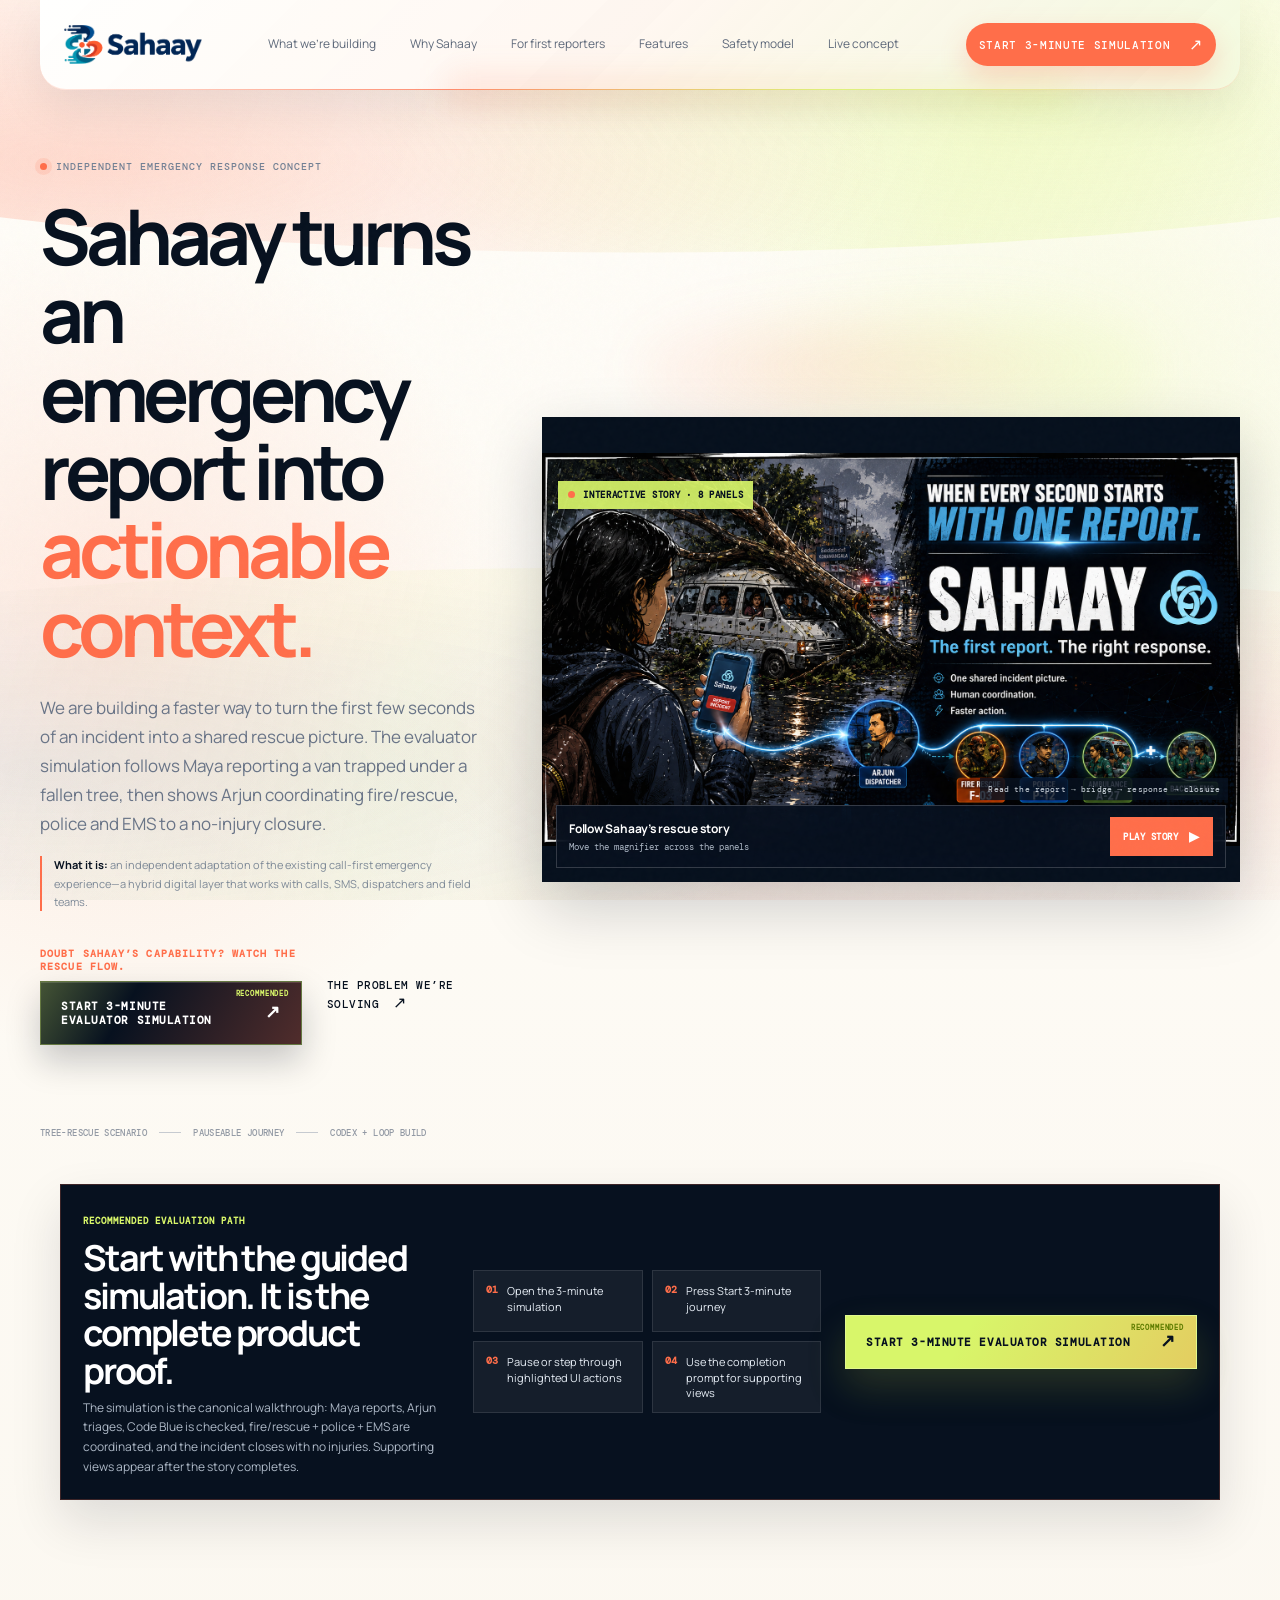
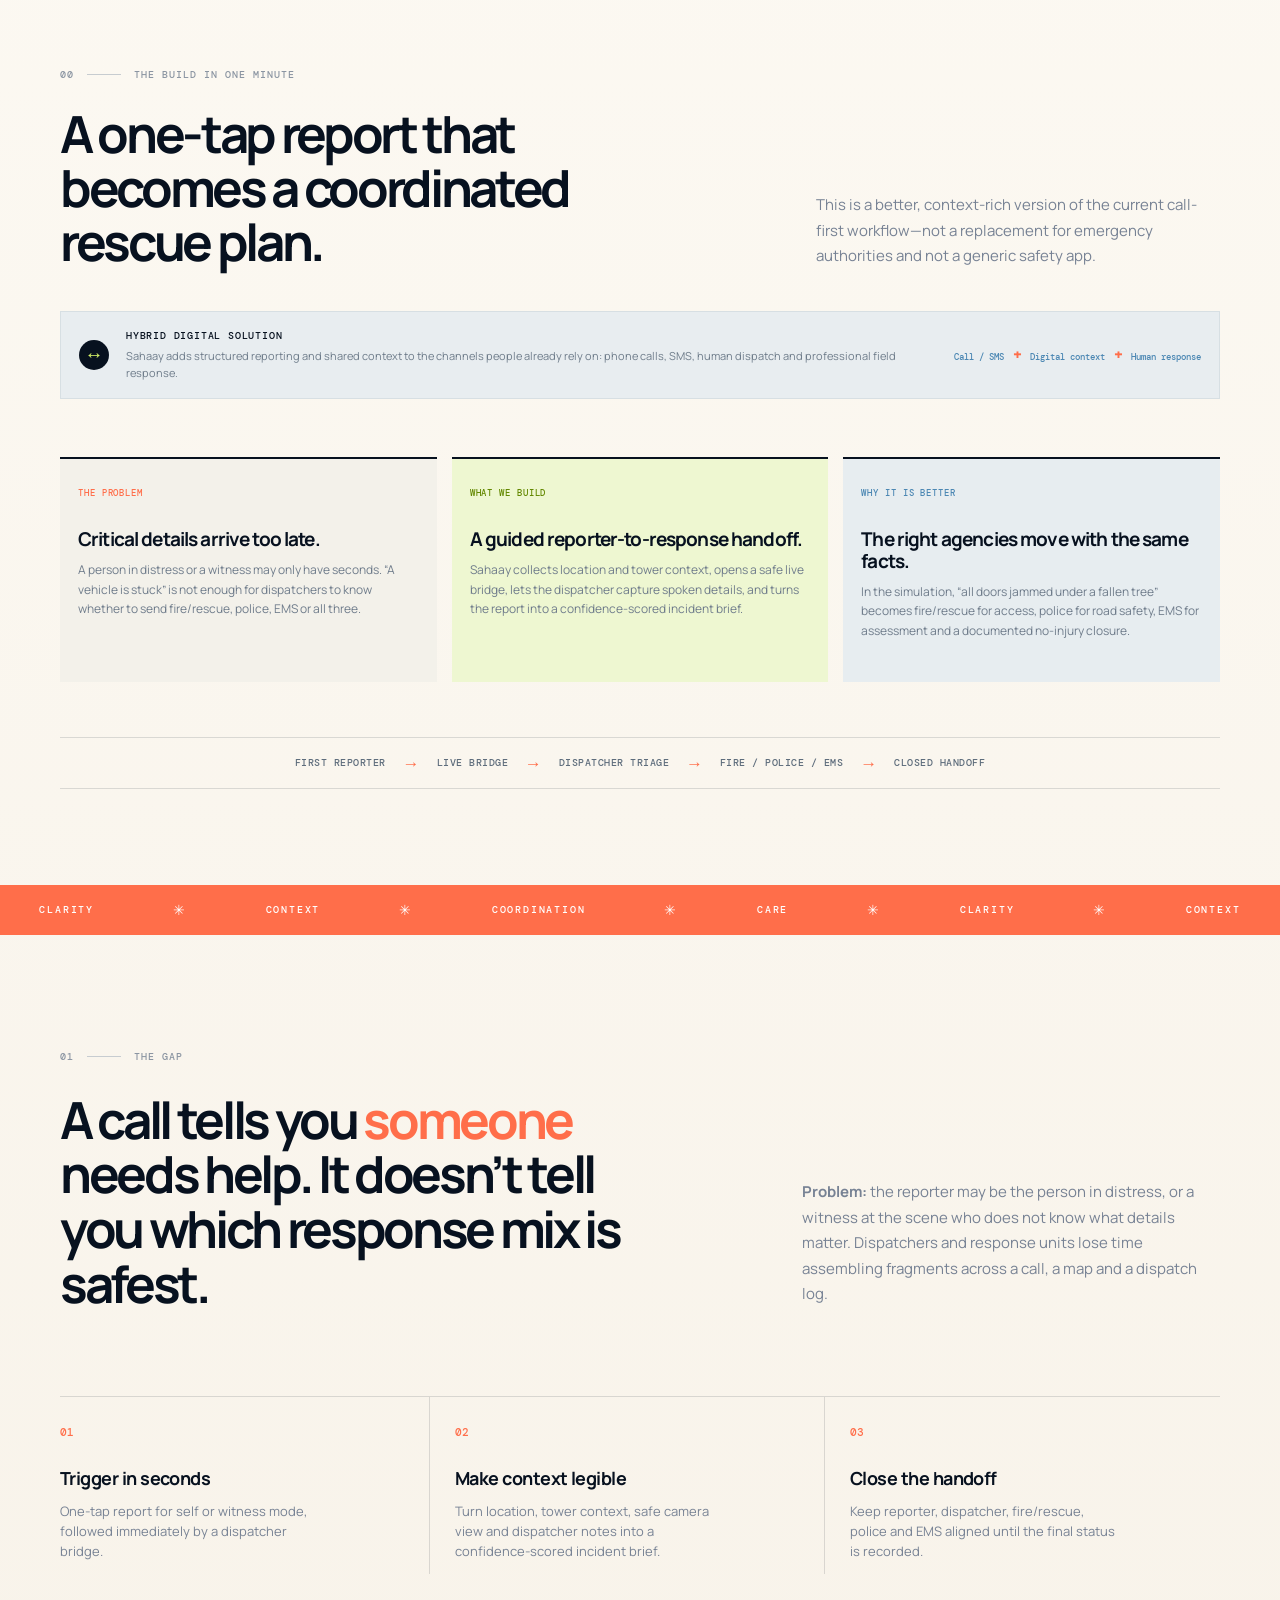
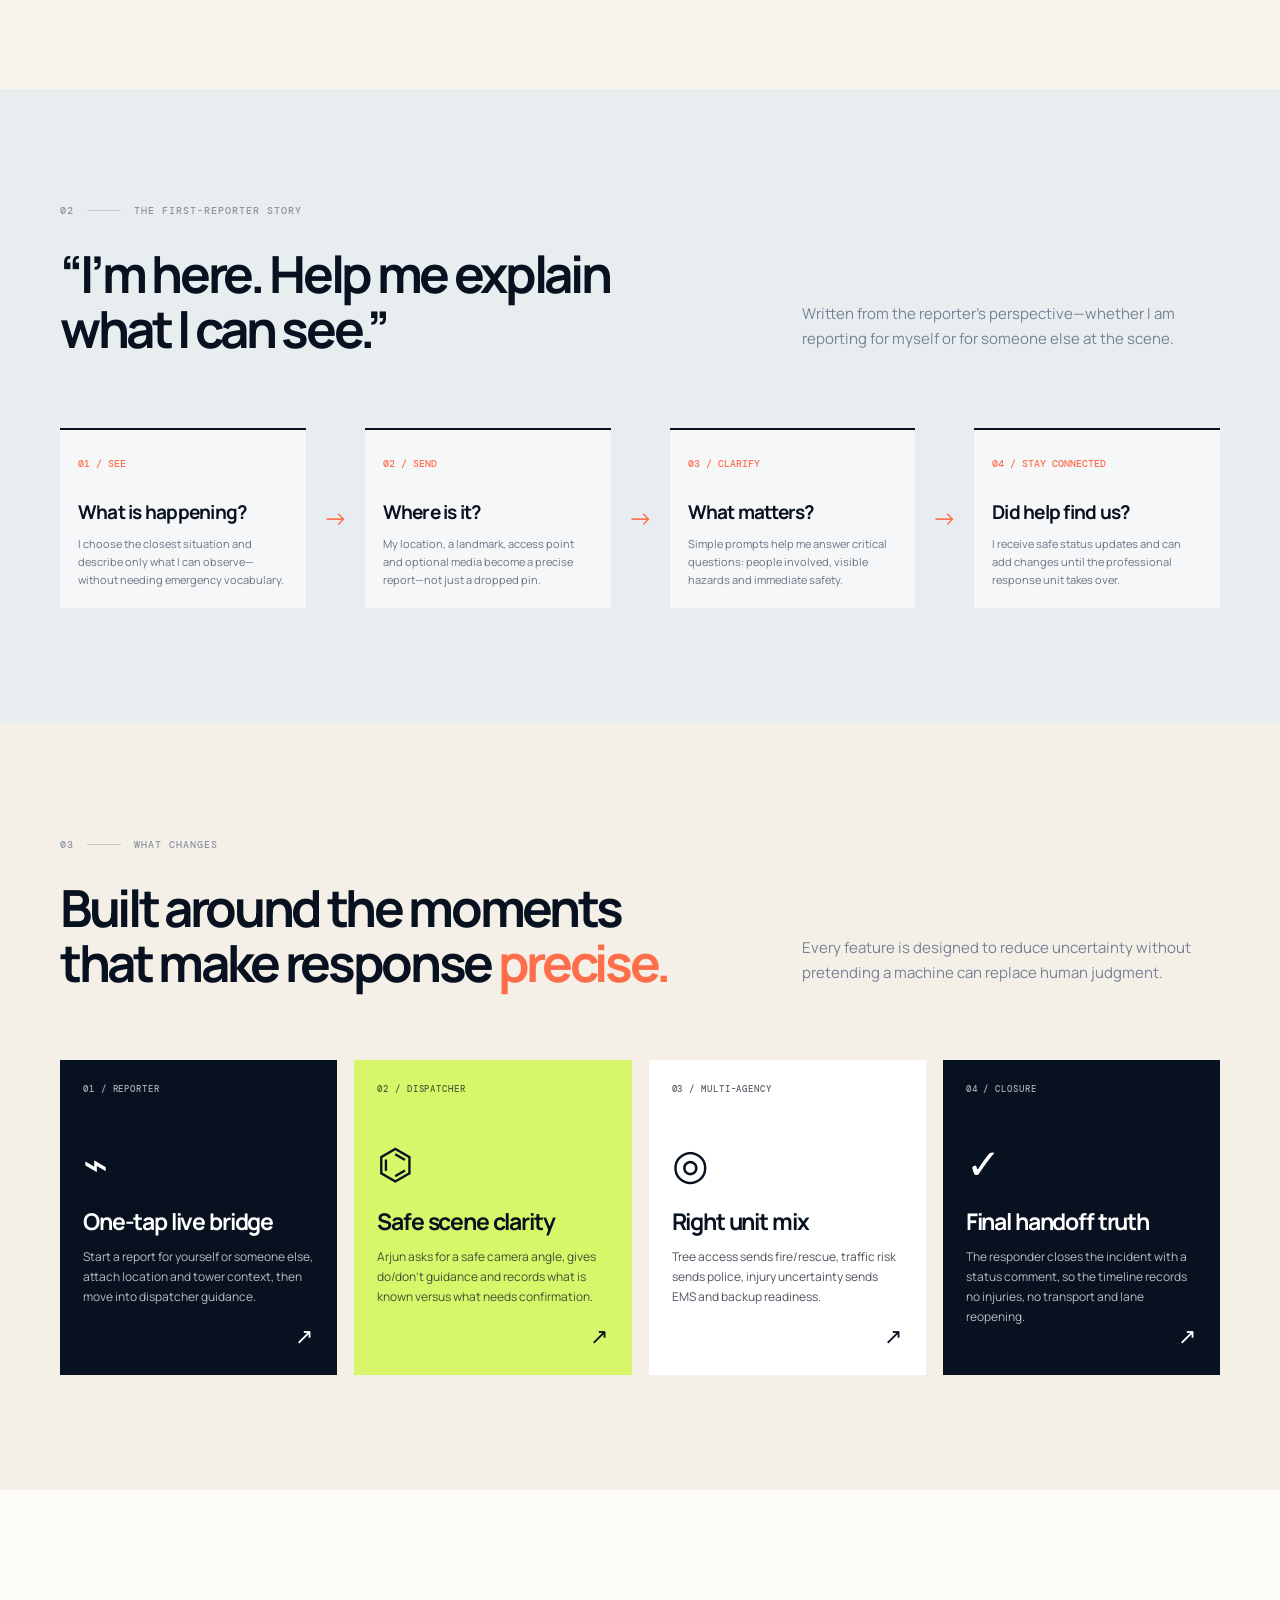
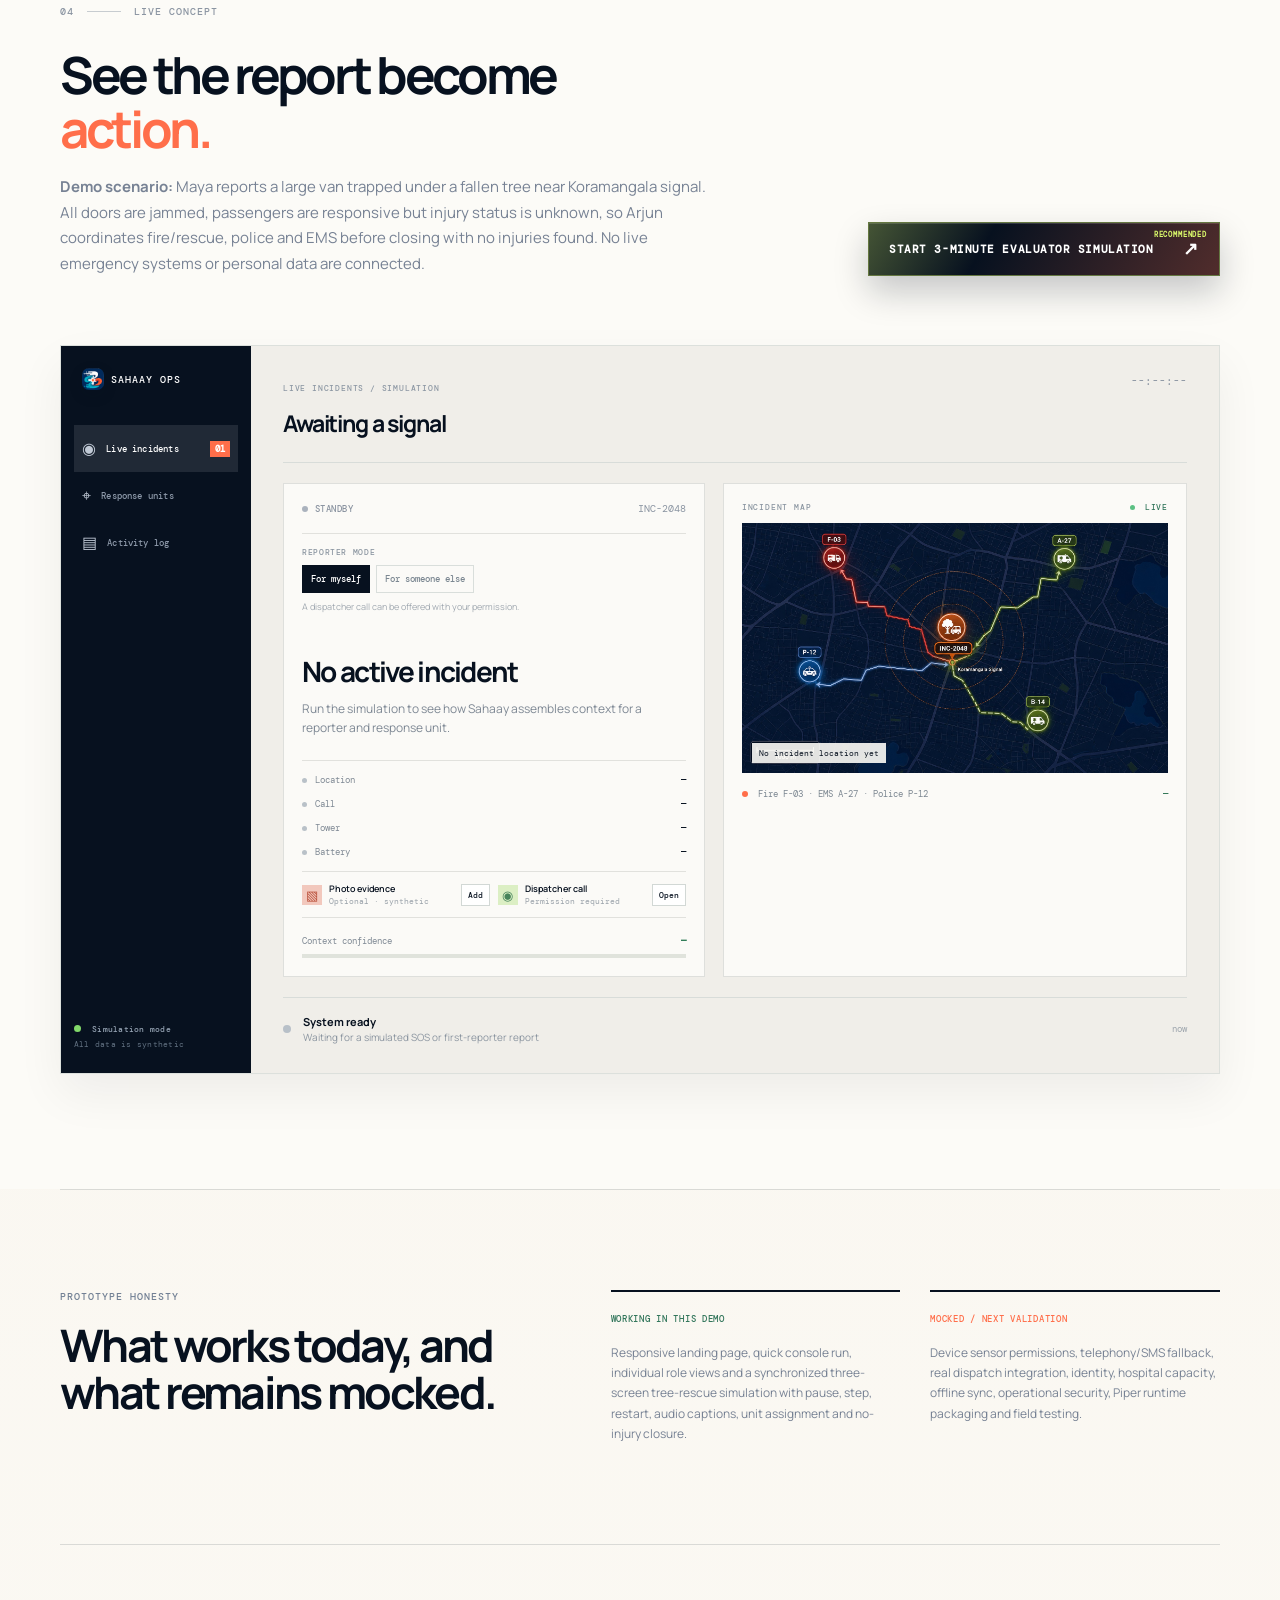
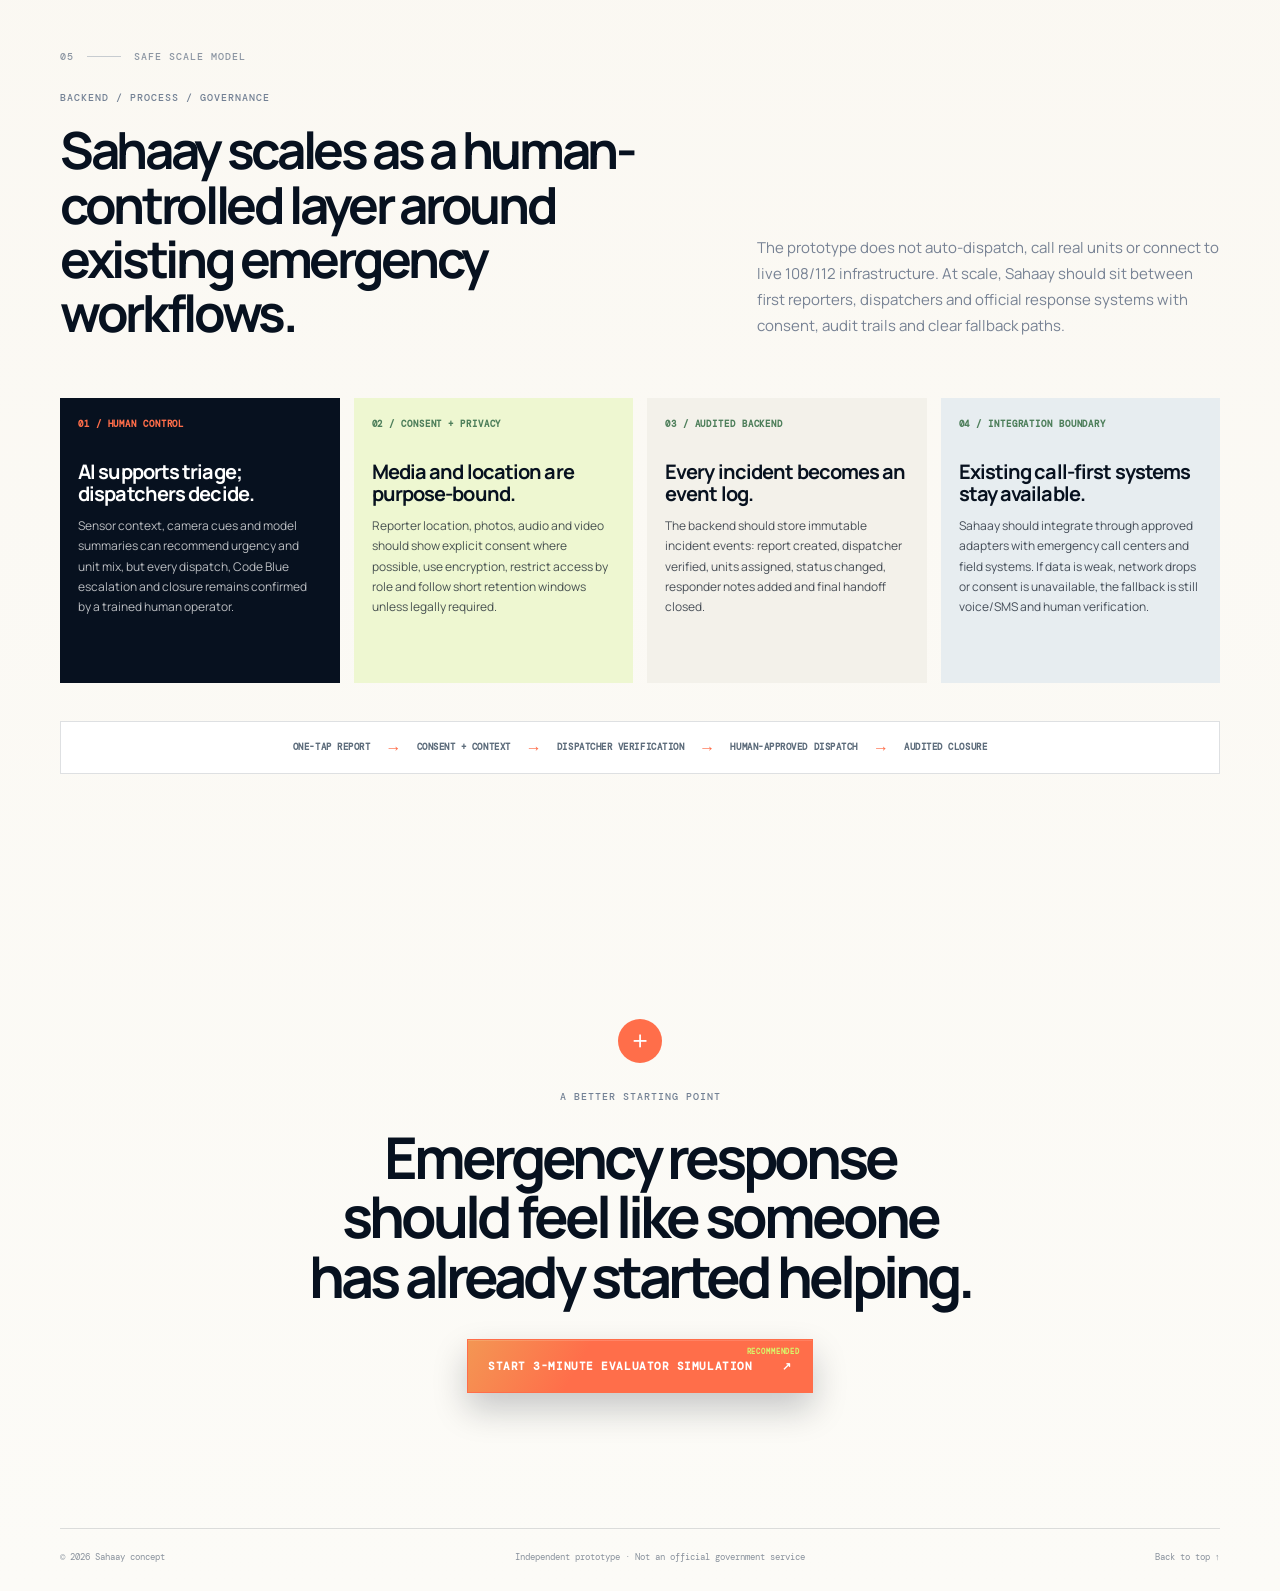
<file: index.html>
<!doctype html>
<html lang="en">
  <head>
    <meta charset="UTF-8" />
    <meta name="viewport" content="width=device-width, initial-scale=1.0" />
    <meta name="theme-color" content="#07111f" />
    <meta name="description" content="Sahaay is an independent Indian emergency-response prototype for first reporters, dispatchers and response units. The guided demo shows a tree-fall vehicle rescue where one report becomes a verified multi-agency handoff." />
    <meta name="keywords" content="emergency response, first reporter, witness reporting, dispatcher, SOS, incident intelligence, India, public service prototype" />
    <title>Sahaay — Emergency response, with the full picture</title>
    <link rel="icon" href="assets/sahaay-mark-logo-transparent.png" type="image/png" />
    <link rel="apple-touch-icon" href="assets/sahaay-mark-logo-transparent.png" />
    <script type="application/ld+json">
      {"@context":"https://schema.org","@type":"SoftwareApplication","name":"Sahaay","applicationCategory":"PublicSafetyApplication","description":"An independent hackathon prototype for a reporter who may be the person in distress or someone reporting for them. Sahaay turns a one-tap report into a confidence-scored live bridge, dispatcher brief and multi-agency response handoff.","audience":["People reporting for themselves","Witnesses reporting for someone else","Emergency dispatchers","Police, fire and medical response units","Hackathon evaluators"],"featureList":["Recommended 3-minute guided evaluator simulation","One-tap self or witness incident reporting","Location and tower context","Safe camera guidance","Human-reviewed live incident bridge","Fire, police and EMS dispatch package","Code Blue escalation check","No-injury closure handoff","Human-controlled safe-scale model"],"isAccessibleForFree":true,"softwareVersion":"concept-spike-1","releaseNotes":"simulation.html is the canonical evaluator walkthrough. Synthetic data only; no live emergency-system integration."}
    </script>
    <link rel="preconnect" href="https://fonts.googleapis.com" />
    <link rel="preconnect" href="https://fonts.gstatic.com" crossorigin />
    <link href="https://fonts.googleapis.com/css2?family=DM+Mono:wght@400;500&family=Manrope:wght@400;500;600;700;800&display=swap" rel="stylesheet" />
    <link rel="stylesheet" href="styles.css" />
    <link rel="stylesheet" href="story-reader.css" />
  </head>
  <body class="landing-page">
    <div class="noise" aria-hidden="true"></div>
    <div class="page-bg-waves" aria-hidden="true"></div>
    <header class="site-header">
      <a class="brand brand-full" href="#top" aria-label="Sahaay home"><img class="brand-logo" src="assets/sahaay-logo-transparent.png" alt="" /></a>
      <nav class="nav-links" id="primaryNav" aria-label="Primary navigation">
        <a href="#build">What we’re building</a>
        <a href="#why">Why Sahaay</a>
        <a href="#responders">For first reporters</a>
        <a href="#features">Features</a>
        <a href="#safety">Safety model</a>
        <a href="#demo">Live concept</a>
      </nav>
      <button class="menu-toggle" type="button" aria-label="Open menu" aria-expanded="false" aria-controls="primaryNav"><span></span><span></span><span></span></button>
      <a class="header-cta header-sim-cta" href="simulation.html">Start 3-minute simulation <span>↗</span></a>
    </header>

    <main id="top">
      <section class="hero shell">
        <div class="hero-copy">
          <p class="eyebrow"><span class="pulse-dot"></span> Independent emergency response concept</p>
          <h1>Sahaay turns an emergency report into <em>actionable context.</em></h1>
          <p class="hero-lede">We are building a faster way to turn the first few seconds of an incident into a shared rescue picture. The evaluator simulation follows Maya reporting a van trapped under a fallen tree, then shows Arjun coordinating fire/rescue, police and EMS to a no-injury closure.</p>
          <p class="hybrid-positioning"><strong>What it is:</strong> an independent adaptation of the existing call-first emergency experience—a hybrid digital layer that works with calls, SMS, dispatchers and field teams.</p>
          <div class="hero-actions">
            <div class="hero-proof-cta">
              <span>Doubt Sahaay’s capability? Watch the rescue flow.</span>
              <a class="button button-primary simulation-cta" href="simulation.html">Start 3-minute evaluator simulation <span>↗</span></a>
            </div>
            <a class="text-link" href="#why">The problem we’re solving <span>↗</span></a>
          </div>
          <div class="trust-row"><span>Tree-rescue scenario</span><span class="trust-line"></span><span>Pauseable journey</span><span class="trust-line"></span><span>Codex + Loop build</span></div>
        </div>
        <div class="hero-visual hero-visual-image hero-story-visual" aria-label="Sahaay comic-style story showing a reporter, dispatcher and response teams coordinating a tree-blocked vehicle rescue">
          <img class="hero-story-image" src="assets/sahaay-story-lander.png" alt="Sahaay illustrated banner showing Maya's first report, Arjun's incident bridge and coordinated fire, police and ambulance response" />
          <span class="mockup-badge">Interactive story · 8 panels</span>
          <span class="mockup-caption">Read the report → bridge → response → closure</span>
          <div class="story-launch-card">
            <div><strong>Follow Sahaay’s rescue story</strong><small>Move the magnifier across the panels</small></div>
            <div class="story-launch-actions"><button class="story-launch-button story-play-button" id="playStoryButton" type="button">Play story <span>▶</span></button></div>
          </div>
        </div>
      </section>

      <section class="evaluator-path shell" aria-labelledby="evaluatorPathTitle">
        <div class="evaluator-path-copy">
          <span class="path-kicker">Recommended evaluation path</span>
          <h2 id="evaluatorPathTitle">Start with the guided simulation. It is the complete product proof.</h2>
          <p>The simulation is the canonical walkthrough: Maya reports, Arjun triages, Code Blue is checked, fire/rescue + police + EMS are coordinated, and the incident closes with no injuries. Supporting views appear after the story completes.</p>
        </div>
        <ol class="path-steps" aria-label="How to evaluate Sahaay">
          <li><strong>01</strong><span>Open the 3-minute simulation</span></li>
          <li><strong>02</strong><span>Press Start 3-minute journey</span></li>
          <li><strong>03</strong><span>Pause or step through highlighted UI actions</span></li>
          <li><strong>04</strong><span>Use the completion prompt for supporting views</span></li>
        </ol>
        <a class="button button-primary simulation-cta" href="simulation.html">Start 3-minute evaluator simulation <span>↗</span></a>
      </section>

      <section class="build-brief shell" id="build" aria-labelledby="build-title">
        <div class="section-kicker"><span>00</span><span class="kicker-line"></span><span>The build in one minute</span></div>
        <div class="build-brief-heading"><h2 id="build-title">A one-tap report that becomes a coordinated rescue plan.</h2><p>This is a better, context-rich version of the current call-first workflow—not a replacement for emergency authorities and not a generic safety app.</p></div>
        <div class="hybrid-note"><span class="hybrid-note-mark">↔</span><div><strong>Hybrid digital solution</strong><p>Sahaay adds structured reporting and shared context to the channels people already rely on: phone calls, SMS, human dispatch and professional field response.</p></div><span class="hybrid-flow">Call / SMS <b>+</b> Digital context <b>+</b> Human response</span></div>
        <div class="build-brief-grid">
          <article><span class="brief-label problem-label">THE PROBLEM</span><h3>Critical details arrive too late.</h3><p>A person in distress or a witness may only have seconds. “A vehicle is stuck” is not enough for dispatchers to know whether to send fire/rescue, police, EMS or all three.</p></article>
          <article><span class="brief-label build-label">WHAT WE BUILD</span><h3>A guided reporter-to-response handoff.</h3><p>Sahaay collects location and tower context, opens a safe live bridge, lets the dispatcher capture spoken details, and turns the report into a confidence-scored incident brief.</p></article>
          <article><span class="brief-label better-label">WHY IT IS BETTER</span><h3>The right agencies move with the same facts.</h3><p>In the simulation, “all doors jammed under a fallen tree” becomes fire/rescue for access, police for road safety, EMS for assessment and a documented no-injury closure.</p></article>
        </div>
        <div class="journey-line" aria-label="Sahaay main journey"><span>First reporter</span><b>→</b><span>Live bridge</span><b>→</b><span>Dispatcher triage</span><b>→</b><span>Fire / Police / EMS</span><b>→</b><span>Closed handoff</span></div>
      </section>

      <section class="marquee-strip" aria-label="Sahaay principles"><div class="marquee-inner"><span>CLARITY</span><b>✳</b><span>CONTEXT</span><b>✳</b><span>COORDINATION</span><b>✳</b><span>CARE</span><b>✳</b><span>CLARITY</span><b>✳</b><span>CONTEXT</span></div></section>

      <section class="section shell" id="why">
        <div class="section-kicker"><span>01</span><span class="kicker-line"></span><span>The gap</span></div>
        <div class="split-heading"><h2>A call tells you <em>someone</em> needs help. It doesn’t tell you which response mix is safest.</h2><p><strong>Problem:</strong> the reporter may be the person in distress, or a witness at the scene who does not know what details matter. Dispatchers and response units lose time assembling fragments across a call, a map and a dispatch log.</p></div>
        <div class="stat-grid"><article><strong>01</strong><h3>Trigger in seconds</h3><p>One-tap report for self or witness mode, followed immediately by a dispatcher bridge.</p></article><article><strong>02</strong><h3>Make context legible</h3><p>Turn location, tower context, safe camera view and dispatcher notes into a confidence-scored incident brief.</p></article><article><strong>03</strong><h3>Close the handoff</h3><p>Keep reporter, dispatcher, fire/rescue, police and EMS aligned until the final status is recorded.</p></article></div>
      </section>

      <section class="section responder-section" id="responders">
        <div class="shell"><div class="section-kicker"><span>02</span><span class="kicker-line"></span><span>The first-reporter story</span></div>
          <div class="split-heading"><h2>“I’m here. Help me explain what I can see.”</h2><p>Written from the reporter’s perspective—whether I am reporting for myself or for someone else at the scene.</p></div>
          <div class="responder-flow" aria-label="Reporter experience with Sahaay, for self-reporting or reporting for someone else">
            <article><span class="flow-step">01 / SEE</span><h3>What is happening?</h3><p>I choose the closest situation and describe only what I can observe—without needing emergency vocabulary.</p></article>
            <span class="flow-arrow">→</span>
            <article><span class="flow-step">02 / SEND</span><h3>Where is it?</h3><p>My location, a landmark, access point and optional media become a precise report—not just a dropped pin.</p></article>
            <span class="flow-arrow">→</span>
            <article><span class="flow-step">03 / CLARIFY</span><h3>What matters?</h3><p>Simple prompts help me answer critical questions: people involved, visible hazards and immediate safety.</p></article>
            <span class="flow-arrow">→</span>
            <article><span class="flow-step">04 / STAY CONNECTED</span><h3>Did help find us?</h3><p>I receive safe status updates and can add changes until the professional response unit takes over.</p></article>
          </div>
        </div>
      </section>

      <section class="section feature-section" id="features">
        <div class="shell"><div class="section-kicker"><span>03</span><span class="kicker-line"></span><span>What changes</span></div><div class="split-heading"><h2>Built around the moments that make response <em>precise.</em></h2><p>Every feature is designed to reduce uncertainty without pretending a machine can replace human judgment.</p></div>
          <div class="feature-grid">
            <article class="feature-card feature-dark"><div class="feature-number">01 / REPORTER</div><div class="feature-icon">⌁</div><h3>One-tap live bridge</h3><p>Start a report for yourself or someone else, attach location and tower context, then move into dispatcher guidance.</p><span class="feature-arrow">↗</span></article>
            <article class="feature-card feature-lime"><div class="feature-number">02 / DISPATCHER</div><div class="feature-icon">⌬</div><h3>Safe scene clarity</h3><p>Arjun asks for a safe camera angle, gives do/don’t guidance and records what is known versus what needs confirmation.</p><span class="feature-arrow">↗</span></article>
            <article class="feature-card feature-cream"><div class="feature-number">03 / MULTI-AGENCY</div><div class="feature-icon">◎</div><h3>Right unit mix</h3><p>Tree access sends fire/rescue, traffic risk sends police, injury uncertainty sends EMS and backup readiness.</p><span class="feature-arrow">↗</span></article>
            <article class="feature-card feature-dark"><div class="feature-number">04 / CLOSURE</div><div class="feature-icon">✓</div><h3>Final handoff truth</h3><p>The responder closes the incident with a status comment, so the timeline records no injuries, no transport and lane reopening.</p><span class="feature-arrow">↗</span></article>
          </div>
        </div>
      </section>

      <section class="section demo-section" id="demo"><div class="shell"><div class="section-kicker"><span>04</span><span class="kicker-line"></span><span>Live concept</span></div><div class="demo-heading"><div><h2>See the report become <em>action.</em></h2><p><strong>Demo scenario:</strong> Maya reports a large van trapped under a fallen tree near Koramangala signal. All doors are jammed, passengers are responsive but injury status is unknown, so Arjun coordinates fire/rescue, police and EMS before closing with no injuries found. No live emergency systems or personal data are connected.</p></div><div class="demo-actions"><a class="button button-primary simulate-btn simulation-cta" href="simulation.html">Start 3-minute evaluator simulation <span>↗</span></a></div></div>
        <div class="demo-console">
          <div class="console-sidebar"><div class="console-brand"><img class="brand-mark-img brand-mark-small" src="assets/sahaay-mark-logo-transparent.png" alt="" /> SAHAAY OPS</div><div class="console-nav active"><span>◉</span> Live incidents <b>01</b></div><div class="console-nav"><span>⌖</span> Response units</div><div class="console-nav"><span>▤</span> Activity log</div><div class="console-footer"><span class="online-dot"></span> Simulation mode<br /><small>All data is synthetic</small></div></div>
          <div class="console-main"><div class="console-toolbar"><div><small>LIVE INCIDENTS / SIMULATION</small><h3 id="incidentTitle">Awaiting a signal</h3></div><span class="toolbar-time mono" id="toolbarTime">--:--:--</span></div>
            <div class="console-grid"><div class="incident-panel"><div class="panel-heading"><span class="status-pill muted" id="incidentStatus"><i></i> STANDBY</span><span class="mono">INC-2048</span></div><div class="reporter-mode" aria-label="Choose who is reporting"><span class="mode-label">REPORTER MODE</span><div class="mode-buttons"><button class="mode-button active" data-mode="self" type="button">For myself</button><button class="mode-button" data-mode="other" type="button">For someone else</button></div><small id="modeHint">A dispatcher call can be offered with your permission.</small></div><div class="big-signal" id="bigSignal">No active incident</div><p class="panel-copy" id="panelCopy">Run the simulation to see how Sahaay assembles context for a reporter and response unit.</p><div class="sensor-list"><div><span class="sensor-dot"></span><span>Location</span><b id="sensorLocation">—</b></div><div><span class="sensor-dot"></span><span>Call</span><b id="sensorCall">—</b></div><div><span class="sensor-dot"></span><span>Tower</span><b id="sensorNetwork">—</b></div><div><span class="sensor-dot"></span><span>Battery</span><b id="sensorBattery">—</b></div></div><div class="evidence-tools"><div class="evidence-tool"><span class="evidence-icon">▧</span><div><strong>Photo evidence</strong><small id="photoStatus">Optional · synthetic</small></div><button class="evidence-button" id="photoBtn" type="button">Add</button><input id="photoInput" type="file" accept="image/*" capture="environment" hidden /></div><div class="evidence-tool"><span class="evidence-icon audio">◉</span><div><strong>Dispatcher call</strong><small id="audioStatus">Permission required</small></div><button class="evidence-button" id="audioBtn" type="button">Open</button></div></div><div class="confidence"><span>Context confidence</span><strong id="confidenceValue">—</strong><div class="confidence-bar"><i id="confidenceBar"></i></div></div></div>
              <div class="map-panel"><div class="map-toolbar"><span>INCIDENT MAP</span><span class="map-live"><i></i> LIVE</span></div><div class="large-map map-image"><img src="assets/incident-map-evaluator-v2.jpg" alt="Synthetic dark incident map with Fire F-03, Ambulance A-27, Police P-12 and backup B-14 routes converging on INC-2048" /><span class="map-caption" id="mapCaption">No incident location yet</span></div><div class="unit-status"><span><i class="unit-dot"></i> Fire F-03 · EMS A-27 · Police P-12</span><b id="unitEta">—</b></div></div></div>
            <div class="timeline" id="timeline"><div class="timeline-item"><span class="timeline-dot"></span><div><strong>System ready</strong><small>Waiting for a simulated SOS or first-reporter report</small></div><time>now</time></div></div>
          </div>
        </div>
      </div></section>

      <section class="scope-section shell" aria-labelledby="scope-title"><div><p class="eyebrow">Prototype honesty</p><h2 id="scope-title">What works today, and what remains mocked.</h2></div><div class="scope-grid"><div><span class="scope-label works">WORKING IN THIS DEMO</span><p>Responsive landing page, quick console run, individual role views and a synchronized three-screen tree-rescue simulation with pause, step, restart, audio captions, unit assignment and no-injury closure.</p></div><div><span class="scope-label mocked">MOCKED / NEXT VALIDATION</span><p>Device sensor permissions, telephony/SMS fallback, real dispatch integration, identity, hospital capacity, offline sync, operational security, Piper runtime packaging and field testing.</p></div></div></section>

      <section class="safe-scale-section shell" id="safety" aria-labelledby="safety-title">
        <div class="section-kicker"><span>05</span><span class="kicker-line"></span><span>Safe scale model</span></div>
        <div class="safe-scale-heading">
          <div>
            <p class="eyebrow">Backend / process / governance</p>
            <h2 id="safety-title">Sahaay scales as a human-controlled layer around existing emergency workflows.</h2>
          </div>
          <p>The prototype does not auto-dispatch, call real units or connect to live 108/112 infrastructure. At scale, Sahaay should sit between first reporters, dispatchers and official response systems with consent, audit trails and clear fallback paths.</p>
        </div>
        <div class="safe-scale-grid" aria-label="How Sahaay could work safely at scale">
          <article>
            <span class="safe-label">01 / HUMAN CONTROL</span>
            <h3>AI supports triage; dispatchers decide.</h3>
            <p>Sensor context, camera cues and model summaries can recommend urgency and unit mix, but every dispatch, Code Blue escalation and closure remains confirmed by a trained human operator.</p>
          </article>
          <article>
            <span class="safe-label">02 / CONSENT + PRIVACY</span>
            <h3>Media and location are purpose-bound.</h3>
            <p>Reporter location, photos, audio and video should show explicit consent where possible, use encryption, restrict access by role and follow short retention windows unless legally required.</p>
          </article>
          <article>
            <span class="safe-label">03 / AUDITED BACKEND</span>
            <h3>Every incident becomes an event log.</h3>
            <p>The backend should store immutable incident events: report created, dispatcher verified, units assigned, status changed, responder notes added and final handoff closed.</p>
          </article>
          <article>
            <span class="safe-label">04 / INTEGRATION BOUNDARY</span>
            <h3>Existing call-first systems stay available.</h3>
            <p>Sahaay should integrate through approved adapters with emergency call centers and field systems. If data is weak, network drops or consent is unavailable, the fallback is still voice/SMS and human verification.</p>
          </article>
        </div>
        <div class="process-strip" aria-label="Safe incident process">
          <span>One-tap report</span>
          <b>→</b>
          <span>Consent + context</span>
          <b>→</b>
          <span>Dispatcher verification</span>
          <b>→</b>
          <span>Human-approved dispatch</span>
          <b>→</b>
          <span>Audited closure</span>
        </div>
      </section>

      <section class="closing shell"><div class="closing-mark">+</div><p class="eyebrow">A better starting point</p><h2>Emergency response should feel like someone has already started helping.</h2><a class="button button-dark simulation-cta" href="simulation.html">Start 3-minute evaluator simulation <span>↗</span></a></section>
    </main>
    <footer class="site-footer shell"><span>© 2026 Sahaay concept</span><span>Independent prototype · Not an official government service</span><a href="#top">Back to top ↑</a></footer>
    <div class="story-reader" id="storyReader" hidden aria-hidden="true">
      <div class="story-reader-backdrop" data-story-close></div>
      <section class="story-reader-dialog" role="dialog" aria-modal="true" aria-labelledby="storyReaderTitle">
        <header class="story-reader-header">
          <div><span class="story-reader-kicker">Sahaay story mode</span><h2 id="storyReaderTitle">One report becomes a coordinated rescue.</h2></div>
          <button class="story-reader-close" type="button" data-story-close aria-label="Close story reader">×</button>
        </header>
        <div class="story-reader-progress"><span id="storyPanelLabel">Panel 1 of 8</span><div><i id="storyProgressBar"></i></div><strong id="storyPanelTitle">Incident discovery</strong></div>
        <div class="story-reader-stage" id="storyReaderStage" tabindex="0" aria-label="Interactive Sahaay comic story. Move your pointer over the story to use the magnifier.">
          <div class="story-image-wrap" id="storyImageWrap">
            <img id="storyReaderImage" src="assets/sahaay-story.png" alt="Sahaay comic story" />
            <span class="story-focus-frame" id="storyFocusFrame" aria-hidden="true"></span>
            <span class="story-lens" id="storyLens" aria-hidden="true"></span>
          </div>
        </div>
        <div class="story-reader-footer">
          <p id="storyPanelCaption">Maya discovers the van trapped beneath the fallen tree.</p>
          <div class="story-reader-hint"><span>⌕</span> Move over the image to magnify the story</div>
          <div class="story-reader-controls"><button class="story-control" id="storyPrevious" type="button">← Previous</button><button class="story-control story-control-primary" id="storyPlayToggle" type="button">Play story <span>▶</span></button><button class="story-control" id="storyNext" type="button">Next →</button></div>
        </div>
      </section>
    </div>
    <script src="menu.js"></script>
    <script src="app.js"></script>
    <script src="story-reader.js"></script>
  </body>
</html>
</file>
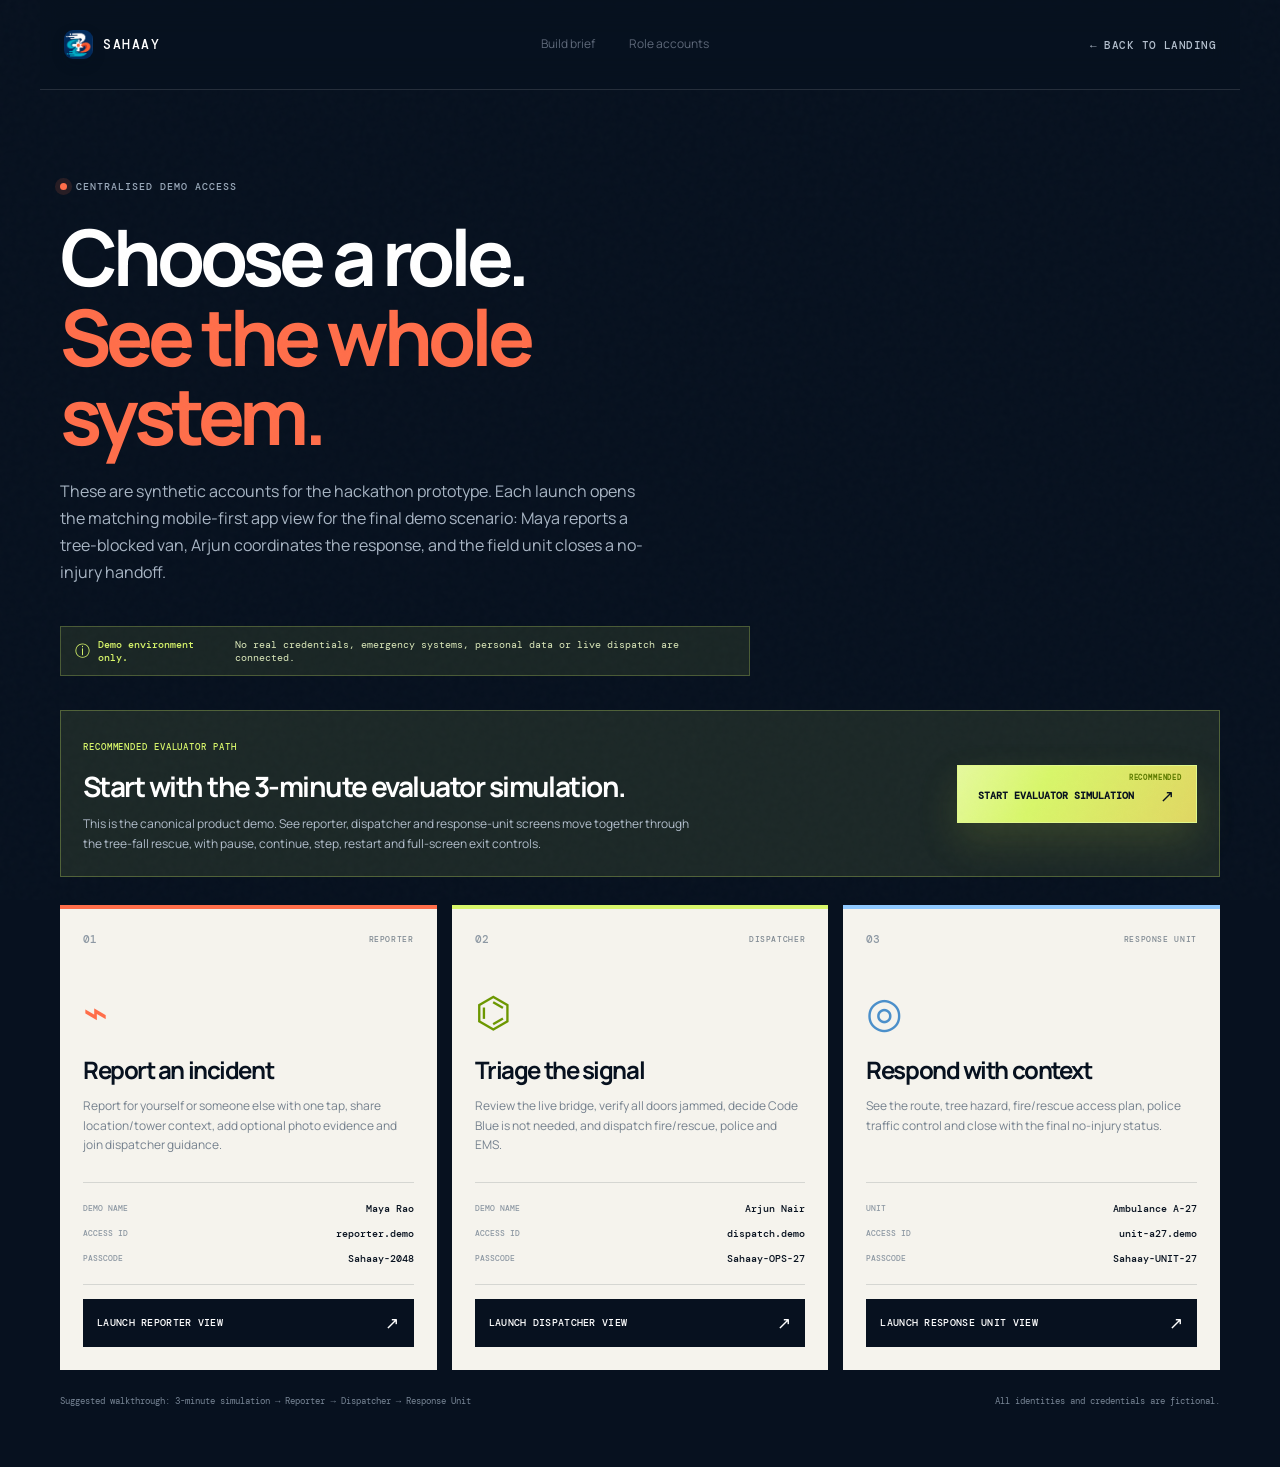
<file: demo-login.html>
<!doctype html>
<html lang="en">
  <head>
    <meta charset="UTF-8" />
    <meta name="viewport" content="width=device-width, initial-scale=1.0" />
    <meta name="theme-color" content="#07111f" />
    <meta name="description" content="Sahaay centralised demo access with synthetic accounts for reporter, dispatcher and response unit views." />
    <title>Sahaay — Centralised demo access</title>
    <link rel="icon" href="assets/sahaay-mark-logo-transparent.png" type="image/png" />
    <link rel="apple-touch-icon" href="assets/sahaay-mark-logo-transparent.png" />
    <link rel="preconnect" href="https://fonts.googleapis.com" />
    <link rel="preconnect" href="https://fonts.gstatic.com" crossorigin />
    <link href="https://fonts.googleapis.com/css2?family=DM+Mono:wght@400;500&family=Manrope:wght@400;500;600;700;800&display=swap" rel="stylesheet" />
    <link rel="stylesheet" href="styles.css" />
    <link rel="stylesheet" href="demo-login.css" />
  </head>
  <body class="demo-access-page">
    <div class="noise" aria-hidden="true"></div>
    <header class="site-header demo-header">
      <a class="brand" href="index.html" aria-label="Sahaay home"><img class="brand-mark-img" src="assets/sahaay-mark-logo-transparent.png" alt="" /><span>SAHAAY</span></a>
      <nav class="nav-links" id="demoAccessNav" aria-label="Demo navigation">
        <a href="index.html#build">Build brief</a>
        <a href="demo-login.html">Role accounts</a>
      </nav>
      <button class="menu-toggle" type="button" aria-label="Open menu" aria-expanded="false" aria-controls="demoAccessNav"><span></span><span></span><span></span></button>
      <a class="text-link" href="index.html">← Back to landing</a>
    </header>
    <main class="demo-access shell">
      <div class="demo-access-intro">
        <p class="eyebrow"><span class="pulse-dot"></span> Centralised demo access</p>
        <h1>Choose a role.<br /><em>See the whole system.</em></h1>
        <p>These are synthetic accounts for the hackathon prototype. Each launch opens the matching mobile-first app view for the final demo scenario: Maya reports a tree-blocked van, Arjun coordinates the response, and the field unit closes a no-injury handoff.</p>
        <div class="demo-notice"><span>ⓘ</span><strong>Demo environment only.</strong> No real credentials, emergency systems, personal data or live dispatch are connected.</div>
      </div>
      <section class="simulation-entry" aria-label="Guided evaluator simulation">
        <div>
          <span>Recommended evaluator path</span>
          <h2>Start with the 3-minute evaluator simulation.</h2>
          <p>This is the canonical product demo. See reporter, dispatcher and response-unit screens move together through the tree-fall rescue, with pause, continue, step, restart and full-screen exit controls.</p>
        </div>
        <a class="simulation-launch" href="simulation.html">Start evaluator simulation <span>↗</span></a>
      </section>
      <section class="role-grid" aria-label="Synthetic demo accounts">
        <article class="role-card reporter-card">
          <div class="role-card-top"><span class="role-index">01</span><span class="role-badge">REPORTER</span></div>
          <div class="role-icon">⌁</div><h2>Report an incident</h2><p>Report for yourself or someone else with one tap, share location/tower context, add optional photo evidence and join dispatcher guidance.</p>
          <div class="mock-login"><div><span>DEMO NAME</span><strong>Maya Rao</strong></div><div><span>ACCESS ID</span><strong>reporter.demo</strong></div><div><span>PASSCODE</span><strong>Sahaay-2048</strong></div></div>
          <button class="role-launch" data-role="reporter" type="button">Launch reporter view <span>↗</span></button>
        </article>
        <article class="role-card dispatcher-card">
          <div class="role-card-top"><span class="role-index">02</span><span class="role-badge">DISPATCHER</span></div>
          <div class="role-icon">⌬</div><h2>Triage the signal</h2><p>Review the live bridge, verify all doors jammed, decide Code Blue is not needed, and dispatch fire/rescue, police and EMS.</p>
          <div class="mock-login"><div><span>DEMO NAME</span><strong>Arjun Nair</strong></div><div><span>ACCESS ID</span><strong>dispatch.demo</strong></div><div><span>PASSCODE</span><strong>Sahaay-OPS-27</strong></div></div>
          <button class="role-launch" data-role="dispatcher" type="button">Launch dispatcher view <span>↗</span></button>
        </article>
        <article class="role-card unit-card">
          <div class="role-card-top"><span class="role-index">03</span><span class="role-badge">RESPONSE UNIT</span></div>
          <div class="role-icon">◎</div><h2>Respond with context</h2><p>See the route, tree hazard, fire/rescue access plan, police traffic control and close with the final no-injury status.</p>
          <div class="mock-login"><div><span>UNIT</span><strong>Ambulance A-27</strong></div><div><span>ACCESS ID</span><strong>unit-a27.demo</strong></div><div><span>PASSCODE</span><strong>Sahaay-UNIT-27</strong></div></div>
          <button class="role-launch" data-role="unit" type="button">Launch response unit view <span>↗</span></button>
        </article>
      </section>
      <div class="demo-access-footer"><span>Suggested walkthrough: 3-minute simulation → Reporter → Dispatcher → Response Unit</span><span>All identities and credentials are fictional.</span></div>
    </main>
    <script src="menu.js"></script>
    <script src="demo-login.js"></script>
  </body>
</html>
</file>
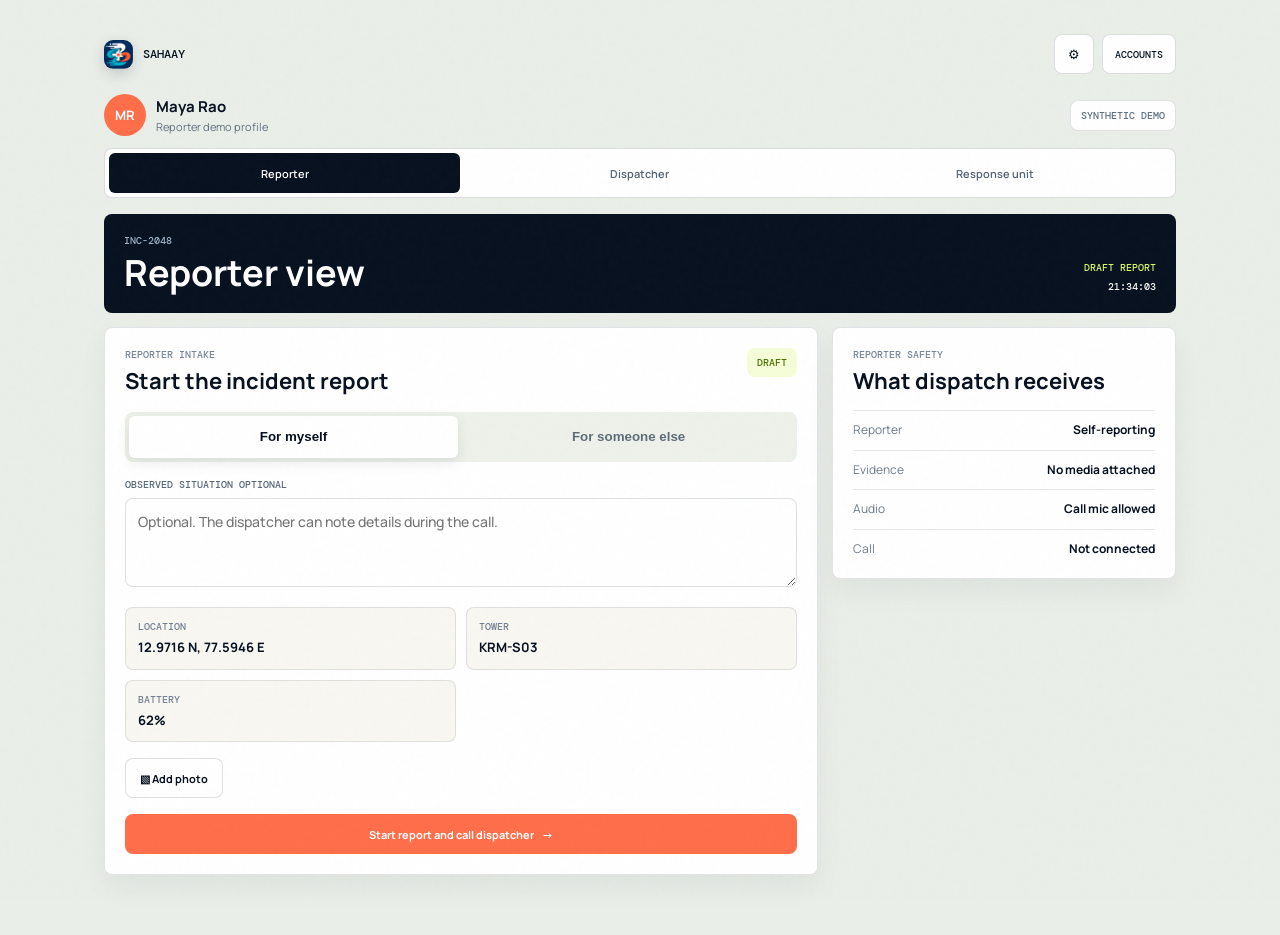
<file: demo-view.html>
<!doctype html>
<html lang="en">
  <head>
    <meta charset="UTF-8" />
    <meta name="viewport" content="width=device-width, initial-scale=1.0" />
    <meta name="theme-color" content="#07111f" />
    <meta name="description" content="Sahaay role demo app views for reporter, dispatcher and response unit accounts." />
    <title>Sahaay — Role demo view</title>
    <link rel="icon" href="assets/sahaay-mark-logo-transparent.png" type="image/png" />
    <link rel="apple-touch-icon" href="assets/sahaay-mark-logo-transparent.png" />
    <link rel="preconnect" href="https://fonts.googleapis.com" />
    <link rel="preconnect" href="https://fonts.gstatic.com" crossorigin />
    <link href="https://fonts.googleapis.com/css2?family=DM+Mono:wght@400;500&family=Manrope:wght@400;500;600;700;800&display=swap" rel="stylesheet" />
    <link rel="stylesheet" href="styles.css" />
    <link rel="stylesheet" href="demo-view.css" />
  </head>
  <body class="role-demo-page">
    <div class="noise" aria-hidden="true"></div>
    <main class="role-app">
      <header class="role-appbar">
        <a class="app-brand" href="demo-login.html" aria-label="Back to Sahaay demo accounts"><img class="brand-mark-img" src="assets/sahaay-mark-logo-transparent.png" alt="" /><span>SAHAAY</span></a>
        <div class="app-actions">
          <button class="icon-button" id="settingsToggle" type="button" aria-label="Open demo settings" aria-expanded="false" aria-controls="settingsPanel">⚙</button>
          <a class="account-link" href="demo-login.html">Accounts</a>
        </div>
      </header>

      <section class="profile-strip" aria-label="Current demo user">
        <div class="profile-chip">
          <span class="profile-avatar" id="profileAvatar">MR</span>
          <div>
            <strong id="profileName">Maya Rao</strong>
            <small id="profileRole">Reporter demo profile</small>
          </div>
        </div>
        <span class="demo-pill">Synthetic demo</span>
      </section>

      <nav class="role-tabs" aria-label="Switch demo role">
        <button class="role-tab" data-role="reporter" type="button">Reporter</button>
        <button class="role-tab" data-role="dispatcher" type="button">Dispatcher</button>
        <button class="role-tab" data-role="unit" type="button">Response unit</button>
      </nav>

      <section class="settings-panel" id="settingsPanel" hidden aria-label="Demo settings">
        <label>
          <span><strong>Location context</strong><small>Share synthetic GPS and tower context</small></span>
          <input id="settingLocation" type="checkbox" checked />
        </label>
        <label>
          <span><strong>Photo evidence</strong><small>Allow local attachment state in the reporter view</small></span>
          <input id="settingPhoto" type="checkbox" checked />
        </label>
        <label>
          <span><strong>Call audio</strong><small>Request microphone with the demo video call</small></span>
          <input id="settingAudio" type="checkbox" checked />
        </label>
      </section>

      <section class="incident-band" aria-label="Active synthetic incident">
        <div>
          <small>INC-2048</small>
          <h1 id="viewTitle">Reporter view</h1>
        </div>
        <div class="incident-state">
          <span id="incidentState">Draft report</span>
          <strong id="incidentTime">--:--:--</strong>
        </div>
      </section>

      <section class="role-screen" data-screen="reporter" aria-label="Reporter view">
        <div class="screen-primary">
          <div class="panel-heading-row">
            <div>
              <small>Reporter intake</small>
              <h2>Start the incident report</h2>
            </div>
            <span class="status-token" id="reporterStatus">Draft</span>
          </div>
          <div class="mode-control" aria-label="Reporter situation">
            <button class="mode-option active" data-reporter-mode="self" type="button">For myself</button>
            <button class="mode-option" data-reporter-mode="other" type="button">For someone else</button>
          </div>
          <label class="field-block">
            <span>Observed situation optional</span>
            <textarea id="reporterNote" rows="3" placeholder="Optional. The dispatcher can note details during the call."></textarea>
          </label>
          <div class="sensor-grid">
            <div class="metric"><span>Location</span><strong id="reporterLocation">12.9716 N, 77.5946 E</strong></div>
            <div class="metric"><span>Tower</span><strong>KRM-S03</strong></div>
            <div class="metric"><span>Battery</span><strong>62%</strong></div>
          </div>
          <div class="tool-row" aria-label="Optional pre-call evidence">
            <button class="secondary-action" id="photoAction" type="button">▧ Add photo</button>
            <input id="photoInput" type="file" accept="image/*" capture="environment" hidden />
          </div>
          <button class="primary-action" id="sendReport" type="button">Start report and call dispatcher <span>→</span></button>
          <section class="video-call-card" id="videoCallCard" hidden aria-label="Live demo video call with dispatcher">
            <div class="call-stage">
              <img class="call-backdrop" src="assets/tree-blocked-vehicle-scene.png" alt="Synthetic tree-blocked vehicle scene used as a privacy-preserving call backdrop" />
              <div class="call-shade" aria-hidden="true"></div>
              <div class="recording-indicator"><i></i><span>LIVE REC</span></div>
              <div class="dispatcher-tile">
                <span class="dispatcher-avatar">AN</span>
                <div>
                  <strong>Dispatcher Arjun</strong>
                  <small>Connected</small>
                </div>
              </div>
              <div class="selfie-tile">
                <video id="selfiePreview" autoplay muted playsinline hidden></video>
                <div class="camera-fallback" id="cameraFallback">MR</div>
                <span>Selfie camera</span>
              </div>
              <div class="call-caption">
                <strong>Video call connected</strong>
                <small id="callStatus">Requesting front camera for demo preview</small>
              </div>
            </div>
            <div class="call-controls">
              <button class="secondary-action" id="muteCall" type="button">Mute mic</button>
              <button class="secondary-action danger" id="endCall" type="button">End demo call</button>
            </div>
          </section>
        </div>
        <aside class="screen-secondary">
          <small>Reporter safety</small>
          <h3>What dispatch receives</h3>
          <ul class="brief-list">
            <li><span>Reporter</span><strong id="reporterBriefMode">Self-reporting</strong></li>
            <li><span>Evidence</span><strong id="evidenceState">No media attached</strong></li>
            <li><span>Audio</span><strong id="audioState">Permission not requested</strong></li>
            <li><span>Call</span><strong id="callBriefState">Not connected</strong></li>
          </ul>
        </aside>
      </section>

      <section class="role-screen" data-screen="dispatcher" aria-label="Dispatcher view" hidden>
        <div class="screen-primary">
          <div class="panel-heading-row">
            <div>
              <small>Dispatch queue</small>
              <h2>Verify and assign the incident</h2>
            </div>
            <span class="status-token orange" id="dispatcherStatus">Triaging</span>
          </div>
          <div class="queue-item active">
            <span>Tree-fall rescue</span>
            <strong>Koramangala signal</strong>
            <small>92% context confidence</small>
          </div>
          <section class="dispatcher-call-card" id="dispatcherCallCard" aria-label="Dispatcher live video call with reporter">
            <div class="dispatcher-call-stage">
              <img class="call-backdrop dispatcher-scene-feed" src="assets/tree-blocked-vehicle-scene.png" alt="Synthetic tree-blocked vehicle scene prioritized in the dispatcher call view" />
              <div class="call-shade" aria-hidden="true"></div>
              <div class="recording-indicator"><i></i><span id="dispatcherRecordingLabel">CALL WAITING</span></div>
              <div class="scene-analysis-label">
                <strong>Incident scene feed</strong>
                <small>Primary view for dispatcher analysis</small>
              </div>
              <div class="reporter-feed reporter-thumbnail">
                <video id="dispatcherReporterPreview" autoplay muted playsinline hidden></video>
                <div class="camera-fallback reporter-fallback" id="dispatcherReporterFallback">MR</div>
                <span>Reporter Maya Rao</span>
              </div>
              <div class="dispatcher-self-tile">
                <span class="dispatcher-avatar">AN</span>
                <div>
                  <strong>Dispatcher Arjun</strong>
                  <small>Ops console</small>
                </div>
              </div>
              <div class="call-caption">
                <strong id="dispatcherCallTitle">Incident scene with reporter call</strong>
                <small id="dispatcherCallStatus">Scene feed is prioritized; waiting for reporter connection</small>
              </div>
            </div>
            <div class="call-controls">
              <button class="secondary-action" id="answerDispatcherCall" type="button">Answer call</button>
              <button class="secondary-action" id="captureCallNotes" type="button">Mark details captured</button>
            </div>
          </section>
          <label class="field-block dispatcher-note">
            <span>Dispatcher notes from video call</span>
            <textarea rows="4" placeholder="Type the reporter's spoken details here during the call."></textarea>
          </label>
          <div class="brief-grid">
            <div><span>Reporter says</span><strong>Live call open; details can be captured by dispatcher.</strong></div>
            <div><span>Verified context</span><strong>GPS, tower KRM-S03 and battery context.</strong></div>
            <div><span>Needs confirmation</span><strong>Occupants responsive, injury status, all doors jammed, police control and tree hazard.</strong></div>
          </div>
          <div class="tool-row">
            <button class="secondary-action" id="verifyBrief" type="button">✓ Verify brief</button>
            <button class="primary-action compact" id="assignRecommended" type="button">Dispatch Fire + EMS + Police</button>
            <button class="secondary-action" id="assignUnit" type="button">◎ Assign Ambulance A-27</button>
          </div>
          <section class="availability-panel" aria-labelledby="availabilityTitle">
            <div class="availability-header">
              <div>
                <span>Multi-agency availability</span>
                <h3 id="availabilityTitle">1000 m primary radius</h3>
              </div>
              <strong id="availableUnitCount">EMS, police, fire mapped</strong>
            </div>
            <div class="dispatch-recommendation">
              <span>Recommended for this tree-fall obstruction</span>
              <strong>Send fire/rescue for tree cutting and safe exit access, ambulance for medical assessment, and police for traffic/crowd control. Keep EMS backup ready.</strong>
            </div>
            <div class="unit-candidates" aria-label="Available emergency services near the incident">
              <article class="unit-candidate primary-unit ems-unit">
                <div>
                  <span>EMS / Ambulance</span>
                  <h4>Ambulance A-27</h4>
                  <small>740 m · ETA 04:20 · Medical assessment and safe evacuation</small>
                </div>
                <strong>Available</strong>
              </article>
              <article class="unit-candidate police-unit">
                <div>
                  <span>Police</span>
                  <h4>Patrol P-12</h4>
                  <small>520 m · ETA 03:10 · Traffic control and scene safety</small>
                </div>
                <button class="secondary-action compact-action" id="assignPolice" type="button">Assign police</button>
              </article>
              <article class="unit-candidate fire-unit">
                <div>
                  <span>Fire / Rescue</span>
                  <h4>Fire Rescue F-03</h4>
                  <small>1.18 km · ETA 06:10 · Tree cutting, branch stabilization and safe exit access</small>
                </div>
                <button class="secondary-action compact-action" id="assignFire" type="button">Assign fire</button>
              </article>
              <article class="unit-candidate backup-unit">
                <div>
                  <span>EMS backup</span>
                  <h4>Ambulance B-14</h4>
                  <small>960 m · ETA 05:35 · Backup medical assessment if injuries are found</small>
                </div>
                <button class="secondary-action compact-action" id="assignBackup" type="button">Hold backup</button>
              </article>
            </div>
            <div class="code-blue-panel" id="codeBluePanel">
              <div>
                <span>Catastrophe escalation</span>
                <h3>Code Blue mode</h3>
                <p>Use only when the dispatcher confirms a mass-casualty or fast-escalating incident. This demo will mark EMS, police and fire/rescue units for transit.</p>
              </div>
              <button class="primary-action compact code-blue-button" id="openCodeBlue" type="button">Activate Code Blue</button>
            </div>
            <div class="code-blue-confirm" id="codeBlueConfirm" hidden>
              <label class="field-block">
                <span>Confirmation required</span>
                <input id="codeBlueInput" type="text" autocomplete="off" placeholder="Type CODE BLUE to activate EMS, police and fire/rescue" />
              </label>
              <div class="tool-row">
                <button class="secondary-action danger" id="confirmCodeBlue" type="button">Confirm Code Blue</button>
                <button class="secondary-action" id="cancelCodeBlue" type="button">Cancel</button>
              </div>
              <small id="codeBlueStatus">No units will move until confirmation is entered.</small>
            </div>
          </section>
        </div>
        <aside class="screen-secondary">
          <small>Dispatcher timeline</small>
          <h3>Operational handoff</h3>
          <ol class="timeline-list" id="dispatcherTimeline">
            <li><strong>Report received</strong><span>Reporter context loaded</span></li>
            <li><strong>Video call requested</strong><span>Reporter can explain the situation live</span></li>
            <li><strong>Context assembled</strong><span>Location, tower and battery checked</span></li>
            <li><strong>Multi-agency scan</strong><span>Ambulance, police and fire/rescue options mapped</span></li>
          </ol>
        </aside>
      </section>

      <section class="role-screen" data-screen="unit" aria-label="Response unit view" hidden>
        <div class="screen-primary">
          <div class="panel-heading-row">
            <div>
              <small>EMS ambulance</small>
              <h2>Assess after rescue access</h2>
            </div>
            <span class="status-token blue" id="unitStatus">Assigned</span>
          </div>
          <div class="route-map">
            <img src="assets/incident-map-evaluator-v2.jpg" alt="Synthetic city map with fire, EMS, police and backup routes to the incident" />
            <span>ETA 04:20</span>
          </div>
          <div class="brief-grid">
            <div><span>Access point</span><strong>Stage south side until Fire F-03 clears branches and creates a safe exit.</strong></div>
            <div><span>Other agencies</span><strong>Fire F-03 for tree cutting; Police P-12 for road and crowd control.</strong></div>
            <div><span>Reporter evidence</span><strong>Photo optional; live call context available to dispatcher.</strong></div>
          </div>
          <div class="tool-row">
            <button class="secondary-action" id="enRoute" type="button">⌖ En route</button>
            <button class="secondary-action" id="arrived" type="button">✓ Arrived</button>
            <button class="primary-action compact" id="handoffComplete" type="button">Close handoff</button>
          </div>
          <section class="handoff-closure-panel" id="handoffClosurePanel" hidden aria-labelledby="handoffClosureTitle">
            <div class="handoff-closure-heading">
              <span>Handoff closure</span>
              <h3 id="handoffClosureTitle">Submit final status comment</h3>
              <small>Choose a common case and add custom detail if the dispatcher needs more context.</small>
            </div>
            <div class="closure-options" role="group" aria-label="Common handoff closure status comments">
              <button class="closure-option active" type="button" data-closure="No injuries found" data-detail="Two occupants evacuated, alert and walking. Vitals stable. No transport required.">No injuries found</button>
              <button class="closure-option" type="button" data-closure="Stabilized on scene" data-detail="Patient stabilized on scene; no immediate transport marked in this demo.">Stabilized on scene</button>
              <button class="closure-option" type="button" data-closure="Police managing scene" data-detail="Scene safety and traffic control handed to Police P-12.">Police managing scene</button>
              <button class="closure-option" type="button" data-closure="Fire/rescue cleared access" data-detail="Fire Rescue F-03 stabilized branches and created safe exit access without forcing doors.">Fire/rescue cleared access</button>
              <button class="closure-option" type="button" data-closure="Need EMS backup" data-detail="Ambulance B-14 requested as backup because injury or transport need changed.">Need EMS backup</button>
              <button class="closure-option" type="button" data-closure="No occupant found" data-detail="No occupant found at the reported vehicle; dispatcher review required.">No occupant found</button>
            </div>
            <label class="field-block">
              <span>Custom detail optional</span>
              <textarea id="handoffCustomDetail" rows="3" placeholder="Add specific scene notes, patient status, agency handoff, or next action."></textarea>
            </label>
            <div class="tool-row">
              <button class="primary-action compact" id="submitHandoffComment" type="button">Submit status comment</button>
              <button class="secondary-action" id="cancelHandoffComment" type="button">Cancel</button>
            </div>
            <small id="handoffCommentPreview">Selected: No injuries found</small>
          </section>
        </div>
        <aside class="screen-secondary">
          <small>Field checklist</small>
          <h3>Before assessment</h3>
          <ul class="brief-list">
            <li><span>Route</span><strong>2.4 km</strong></li>
            <li><span>Tower</span><strong>KRM-S03</strong></li>
            <li><span>Case owner</span><strong>Dispatcher Arjun</strong></li>
            <li><span>Unit type</span><strong>EMS ambulance</strong></li>
            <li><span>Last update</span><strong id="unitUpdate">Awaiting movement</strong></li>
            <li><span>Closure comment</span><strong id="handoffCommentStatus">Not submitted</strong></li>
            <li><span>Closure detail</span><strong id="handoffCommentDetail">Awaiting close</strong></li>
          </ul>
        </aside>
      </section>
    </main>
    <script src="demo-view.js"></script>
  </body>
</html>
</file>
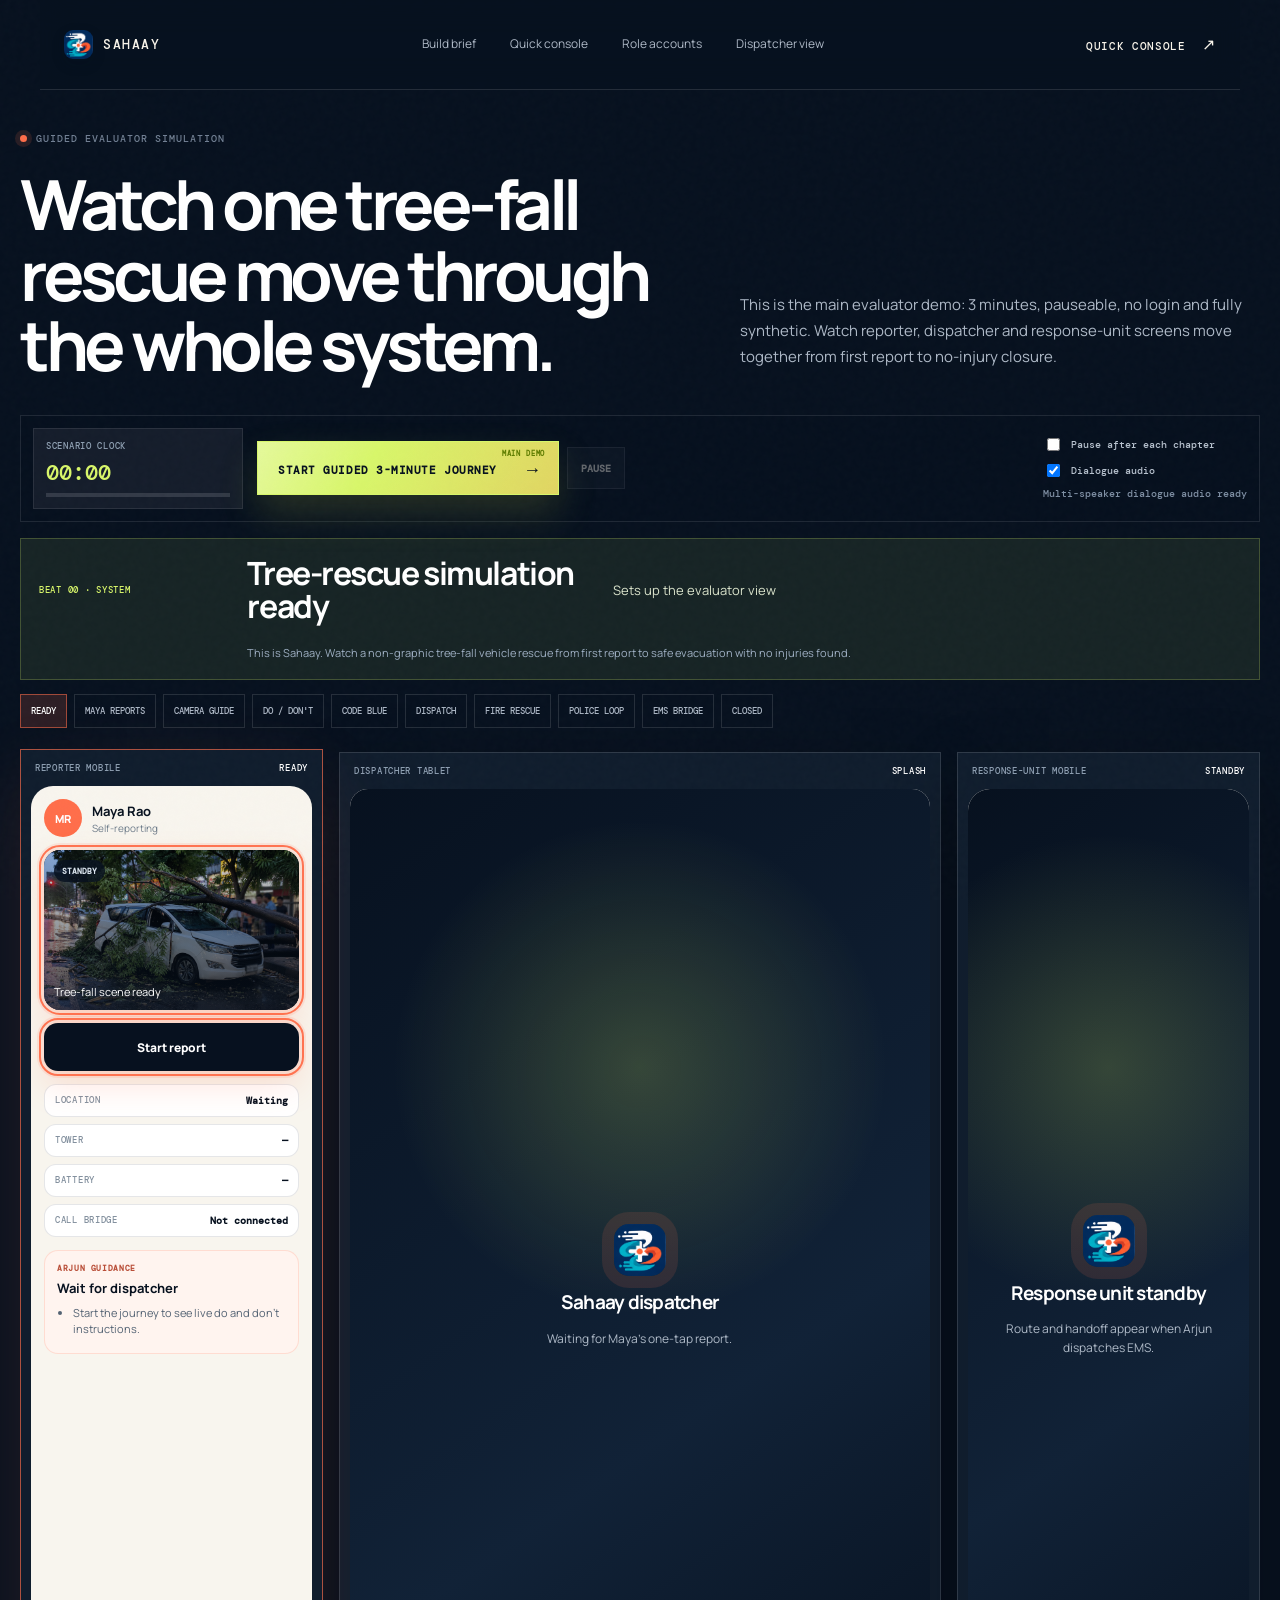
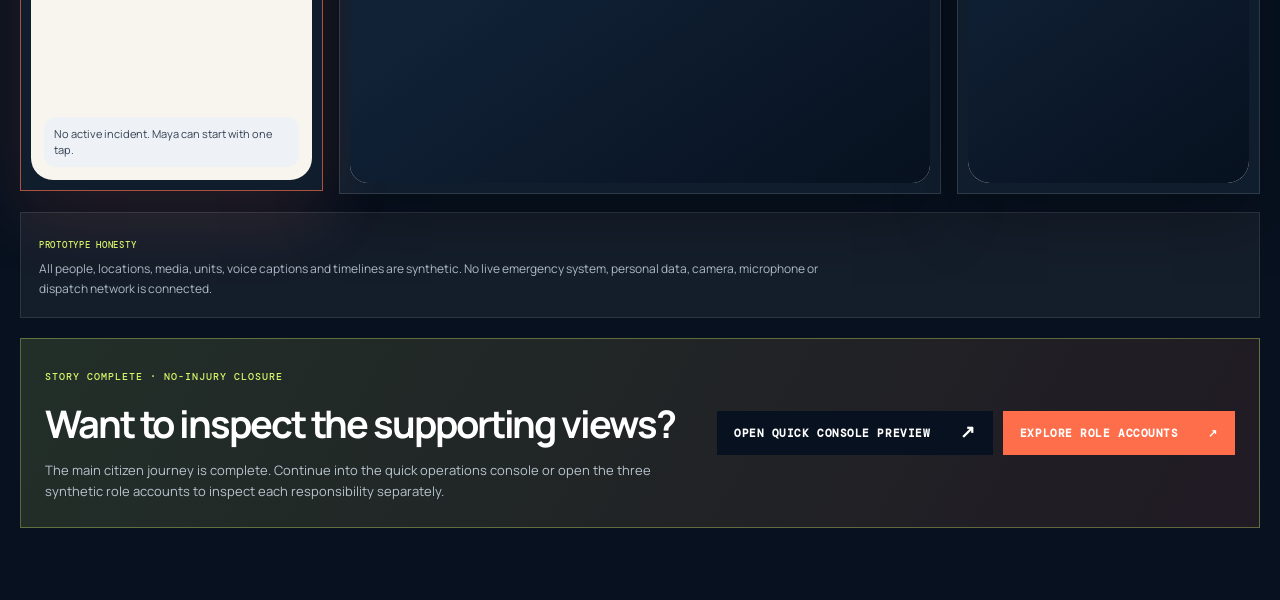
<file: simulation.html>
<!doctype html>
<html lang="en">
  <head>
    <meta charset="UTF-8" />
    <meta name="viewport" content="width=device-width, initial-scale=1.0" />
    <meta name="theme-color" content="#07111f" />
    <meta name="description" content="Sahaay guided evaluator simulation showing a tree-fall vehicle rescue across reporter, dispatcher, fire/rescue, police and EMS workflows." />
    <title>Sahaay — Guided emergency response simulation</title>
    <link rel="icon" href="assets/sahaay-mark-logo-transparent.png" type="image/png" />
    <link rel="apple-touch-icon" href="assets/sahaay-mark-logo-transparent.png" />
    <link rel="preconnect" href="https://fonts.googleapis.com" />
    <link rel="preconnect" href="https://fonts.gstatic.com" crossorigin />
    <link href="https://fonts.googleapis.com/css2?family=DM+Mono:wght@400;500&family=Manrope:wght@400;500;600;700;800&display=swap" rel="stylesheet" />
    <link rel="stylesheet" href="styles.css" />
    <link rel="stylesheet" href="simulation.css" />
  </head>
  <body class="simulation-page">
    <div class="noise" aria-hidden="true"></div>
    <header class="site-header simulation-header">
      <a class="brand" href="index.html" aria-label="Sahaay home"><img class="brand-mark-img" src="assets/sahaay-mark-logo-transparent.png" alt="" /><span>SAHAAY</span></a>
      <nav class="nav-links" id="simulationNav" aria-label="Simulation navigation">
        <a href="index.html#build">Build brief</a>
        <a href="index.html?quick=1#demo">Quick console</a>
        <a href="demo-login.html">Role accounts</a>
        <a href="demo-view.html?role=dispatcher">Dispatcher view</a>
      </nav>
      <button class="menu-toggle" type="button" aria-label="Open menu" aria-expanded="false" aria-controls="simulationNav"><span></span><span></span><span></span></button>
      <a class="header-cta" href="index.html?quick=1#demo">Quick console <span>↗</span></a>
    </header>

    <main class="simulation-shell">
      <section class="sim-hero" aria-labelledby="simulationTitle">
        <div>
          <p class="eyebrow"><span class="pulse-dot"></span> Guided evaluator simulation</p>
          <h1 id="simulationTitle">Watch one tree-fall rescue move through the whole system.</h1>
        </div>
        <p>
          This is the main evaluator demo: 3 minutes, pauseable, no login and fully synthetic.
          Watch reporter, dispatcher and response-unit screens move together from first report to no-injury closure.
        </p>
      </section>

      <section class="sim-controls" aria-label="Simulation controls">
        <div class="sim-clock-card">
          <span>Scenario clock</span>
          <strong id="elapsedTime">00:00</strong>
          <div class="progress-track" aria-hidden="true"><i id="timelineProgress"></i></div>
        </div>
        <div class="control-buttons">
          <button class="button button-primary simulation-cta" id="startSimulation" type="button">Start guided 3-minute journey <span>→</span></button>
          <button class="sim-control" id="pauseSimulation" type="button">Pause</button>
          <button class="sim-control" id="continueSimulation" type="button">Continue</button>
          <button class="sim-control" id="stepSimulation" type="button">Step forward</button>
          <button class="sim-control" id="restartSimulation" type="button">Restart</button>
          <button class="sim-control exit-control" id="exitJourney" type="button">Exit full view</button>
        </div>
        <div class="sim-toggles">
          <label><input id="autoPauseToggle" type="checkbox" /> Pause after each chapter</label>
          <label><input id="narrationToggle" type="checkbox" checked /> Dialogue audio</label>
          <small id="audioStatus">Multi-speaker dialogue audio ready</small>
        </div>
      </section>

      <section class="evaluator-note" aria-live="polite">
        <span id="stepKicker">Checkpoint 00</span>
        <h2 id="stepTitle">Ready for walkthrough</h2>
        <p id="stepNote">This is the complete product proof. Start the journey to enter the full-viewport evaluator show.</p>
        <small id="spokenCaption">Captions stay visible even when voice narration is off.</small>
      </section>

      <nav class="step-jump" aria-label="Jump to simulation checkpoint">
        <button type="button" data-step="0">Ready</button>
        <button type="button" data-step="1">Maya reports</button>
        <button type="button" data-step="3">Camera guide</button>
        <button type="button" data-step="4">Do / don't</button>
        <button type="button" data-step="7">Code Blue</button>
        <button type="button" data-step="8">Dispatch</button>
        <button type="button" data-step="9">Fire rescue</button>
        <button type="button" data-step="10">Police loop</button>
        <button type="button" data-step="11">EMS bridge</button>
        <button type="button" data-step="15">Closed</button>
      </nav>

      <section class="simulation-cockpit" aria-label="Sahaay synchronized three-role simulation">
        <article class="device-frame phone-device" id="reporterDevice">
          <div class="device-topbar">
            <span>Reporter mobile</span>
            <strong id="reporterStatusSim">Ready</strong>
          </div>
          <div class="mobile-screen">
            <div class="mobile-profile">
              <span class="sim-avatar orange">MR</span>
              <div>
                <strong>Maya Rao</strong>
                <small id="reporterModeSim">Self-reporting</small>
              </div>
            </div>
            <div class="scene-card">
              <img src="assets/tree-blocked-vehicle-scene.png" alt="Synthetic non-graphic scene of a large vehicle blocked by a fallen tree" />
              <span class="live-chip" id="reporterLiveChip">STANDBY</span>
              <small id="reporterSceneLabel">Synthetic media ready</small>
            </div>
            <button class="sos-sim-button" id="reporterActionSim" type="button">Start report</button>
            <div class="sim-metrics">
              <div><span>Location</span><strong id="reporterLocationSim">Waiting</strong></div>
              <div><span>Tower</span><strong id="reporterTowerSim">—</strong></div>
              <div><span>Battery</span><strong id="reporterBatterySim">—</strong></div>
              <div><span>Call bridge</span><strong id="reporterCallBridgeSim">Not connected</strong></div>
            </div>
            <section class="safety-guidance-card" aria-label="Dispatcher safety guidance for reporter">
              <span>Arjun guidance</span>
              <strong id="safetyGuidanceTitle">Wait for dispatcher</strong>
              <ul id="safetyGuidanceList">
                <li>Start the journey to see live do and don't instructions.</li>
              </ul>
            </section>
            <div class="message-stack" id="reporterMessages"></div>
          </div>
        </article>

        <article class="device-frame tablet-device" id="dispatcherDevice">
          <div class="device-topbar">
            <span>Dispatcher tablet</span>
            <strong id="dispatcherStatusSim">Waiting</strong>
          </div>
          <div class="tablet-screen">
            <div class="role-splash" id="dispatcherSplash" aria-hidden="true">
              <img class="splash-logo" src="assets/sahaay-mark-logo-transparent.png" alt="" />
              <strong>Sahaay dispatcher</strong>
              <small>Waiting for Maya’s one-tap report.</small>
            </div>
            <div class="dispatch-stage">
              <div class="dispatch-scene">
                <img src="assets/tree-blocked-vehicle-scene.png" alt="Synthetic tree-blocked vehicle scene prioritized for dispatcher analysis" />
                <span class="recording-pill" id="dispatcherRecSim">CALL WAITING</span>
                <div class="reporter-thumbnail-sim">
                  <span class="sim-avatar orange">MR</span>
                  <small>Reporter</small>
                </div>
                <div class="scene-caption">
                  <strong id="dispatcherSceneTitle">No active incident</strong>
                  <small id="dispatcherSceneDetail">Scene feed appears when the reporter opens the guided call.</small>
                </div>
              </div>
              <div class="incident-brief-sim">
                <span>Incident brief</span>
                <h2 id="dispatcherIncidentTitle">Awaiting signal</h2>
                <div class="confidence-sim">
                  <span>Confidence</span>
                  <strong id="dispatcherConfidence">—</strong>
                  <i id="dispatcherConfidenceBar"></i>
                </div>
                <div class="known-grid">
                  <div>
                    <small>Known</small>
                    <ul id="knownList"></ul>
                  </div>
                  <div>
                    <small>Needs confirmation</small>
                    <ul id="needsList"></ul>
                  </div>
                </div>
              </div>
            </div>

            <section class="call-bridge-panel" aria-label="Live coordination call bridge">
              <div class="call-bridge-heading">
                <span>Live coordination call</span>
                <strong id="callBridgeStatus">Not connected</strong>
              </div>
              <div class="participant-row">
                <div class="participant-card" data-participant="reporter"><span class="sim-avatar orange">MR</span><div><strong>Reporter Maya</strong><small id="reporterParticipantState">Waiting</small></div></div>
                <div class="participant-card" data-participant="dispatcher"><span class="sim-avatar lime">AN</span><div><strong>Dispatcher Arjun</strong><small id="dispatcherParticipantState">Ready</small></div></div>
                <div class="participant-card" data-participant="unit"><span class="sim-avatar blue">A27</span><div><strong>Ambulance A-27</strong><small id="unitParticipantState">Not bridged</small></div></div>
                <div class="participant-card" data-participant="police"><span class="sim-avatar navy">P12</span><div><strong>Police P-12</strong><small id="policeParticipantState">Standby</small></div></div>
                <div class="participant-card" data-participant="fire"><span class="sim-avatar red">F03</span><div><strong>Fire F-03</strong><small id="fireParticipantState">Monitoring</small></div></div>
              </div>
              <p id="activeSpeakerLine">Call bridge opens only when the reporter starts the incident and dispatcher accepts the clarification flow.</p>
            </section>

            <section class="action-board" aria-label="Arjun's live dispatcher actions">
              <div class="action-board-heading">
                <span>Arjun's live actions</span>
                <strong id="activeActionStatus">Waiting for report</strong>
              </div>
              <div class="action-buttons">
                <button type="button" data-action="answer">Answer caller</button>
                <button type="button" data-action="camera">Request safe camera</button>
                <button type="button" data-action="guide">Give do / don't</button>
                <button type="button" data-action="verify">Verify facts</button>
                <button type="button" data-action="codeblue">Check Code Blue</button>
                <button type="button" data-action="dispatch">Dispatch agencies</button>
                <button type="button" data-action="fire">Loop fire rescue</button>
                <button type="button" data-action="police">Loop police</button>
                <button type="button" data-action="ems">Bridge ambulance</button>
                <button type="button" data-action="close">Close no-injury</button>
              </div>
            </section>

            <section class="agency-board" aria-label="Nearby units">
              <article class="agency-card" data-agency="ems"><span>EMS</span><strong>Ambulance A-27</strong><small>740 m · ETA 04:20</small></article>
              <article class="agency-card" data-agency="police"><span>Police</span><strong>Patrol P-12</strong><small>520 m · ETA 03:10</small></article>
              <article class="agency-card" data-agency="fire"><span>Fire/rescue</span><strong>Fire Rescue F-03</strong><small>1.18 km · ETA 06:10 · Tree cutting</small></article>
              <article class="agency-card" data-agency="backup"><span>EMS backup</span><strong>Ambulance B-14</strong><small>960 m · ETA 05:35</small></article>
            </section>

            <section class="timeline-board">
              <div>
                <span>Operational timeline</span>
                <strong id="timelineCount">0 events</strong>
              </div>
              <ol id="simulationTimeline"></ol>
            </section>
          </div>
        </article>

        <article class="device-frame phone-device" id="unitDevice">
          <div class="device-topbar">
            <span>Response-unit mobile</span>
            <strong id="unitStatusSim">Standby</strong>
          </div>
          <div class="mobile-screen">
            <div class="role-splash" id="unitSplash" aria-hidden="true">
              <img class="splash-logo" src="assets/sahaay-mark-logo-transparent.png" alt="" />
              <strong>Response unit standby</strong>
              <small>Route and handoff appear when Arjun dispatches EMS.</small>
            </div>
            <div class="mobile-profile">
              <span class="sim-avatar blue">A27</span>
              <div>
                <strong>Ambulance A-27</strong>
                <small>EMS response unit</small>
              </div>
            </div>
            <div class="unit-map-sim">
              <img src="assets/incident-map-evaluator-v2.jpg" alt="Synthetic route map for the assigned response unit with fire, EMS, police and backup markers" />
              <span id="unitEtaSim">ETA —</span>
            </div>
            <div class="unit-brief-sim">
              <div><span>Assignment</span><strong id="unitAssignmentSim">No active dispatch</strong></div>
              <div><span>Access</span><strong id="unitAccessSim">Awaiting dispatcher</strong></div>
              <div><span>Other agencies</span><strong id="unitAgenciesSim">None assigned</strong></div>
              <div><span>Call bridge</span><strong id="unitCallBridgeSim">Not connected</strong></div>
              <div><span>Closure</span><strong id="unitClosureSim">Not submitted</strong></div>
            </div>
            <div class="handoff-card-sim">
              <span>Final handoff comment</span>
              <strong id="handoffStatusSim">Pending</strong>
              <small id="handoffDetailSim">Responder can close with a common case or custom detail.</small>
            </div>
          </div>
        </article>
      </section>

      <section class="simulation-disclosure">
        <div>
          <span>Prototype honesty</span>
          <p>All people, locations, media, units, voice captions and timelines are synthetic. No live emergency system, personal data, camera, microphone or dispatch network is connected.</p>
        </div>
      </section>

      <section class="completion-actions" id="completionActions" hidden aria-live="polite" aria-labelledby="completionTitle">
        <div>
          <span class="completion-kicker">Story complete · no-injury closure</span>
          <h2 id="completionTitle">Want to inspect the supporting views?</h2>
          <p>The main citizen journey is complete. Continue into the quick operations console or open the three synthetic role accounts to inspect each responsibility separately.</p>
        </div>
        <div class="completion-links">
          <a class="button button-primary" href="index.html?quick=1#demo">Open quick console preview <span>↗</span></a>
          <a class="button button-dark" href="demo-login.html">Explore role accounts <span>↗</span></a>
        </div>
      </section>
    </main>
    <audio id="storyAudio" preload="auto"></audio>
    <script src="menu.js"></script>
    <script src="simulation.js"></script>
  </body>
</html>
</file>
<file: styles.css>
:root{--ink:#07111f;--muted:#657084;--cream:#f4f0e8;--paper:#fcfbf7;--lime:#d8f66a;--orange:#ff6e4a;--line:rgba(7,17,31,.13);--mono:'DM Mono',monospace;--sans:'Manrope',sans-serif}*{box-sizing:border-box}html{scroll-behavior:smooth}body{margin:0;background:var(--paper);color:var(--ink);font-family:var(--sans);font-size:15px;line-height:1.55}.noise{position:fixed;inset:0;pointer-events:none;opacity:.035;z-index:20;background-image:url("data:image/svg+xml,%3Csvg viewBox='0 0 180 180' xmlns='http://www.w3.org/2000/svg'%3E%3Cfilter id='n'%3E%3CfeTurbulence type='fractalNoise' baseFrequency='.8' numOctaves='4' stitchTiles='stitch'/%3E%3C/filter%3E%3Crect width='100%25' height='100%25' filter='url(%23n)' opacity='.55'/%3E%3C/svg%3E")}.shell{width:min(1160px,calc(100% - 80px));margin:0 auto}.site-header{width:min(1280px,calc(100% - 80px));height:90px;margin:auto;display:flex;align-items:center;justify-content:space-between;border-bottom:1px solid var(--line)}.brand,.nav-links a,.header-cta,.text-link{color:inherit;text-decoration:none}.brand{display:flex;align-items:center;gap:10px;font:500 13px var(--mono);letter-spacing:.12em}.brand-mark{display:grid;place-items:center;width:25px;height:25px;border-radius:50%;background:var(--orange);color:white;font:700 18px var(--sans);line-height:1}.nav-links{display:flex;gap:34px;color:#5e697a;font-size:12px}.nav-links a:hover,.text-link:hover,.site-footer a:hover{color:var(--orange)}.header-cta{font:500 11px var(--mono);text-transform:uppercase;letter-spacing:.06em}.header-cta span{font-size:16px;margin-left:9px}.hero{min-height:665px;display:grid;grid-template-columns:1fr .95fr;align-items:center;gap:80px;padding:70px 0}.eyebrow,.section-kicker,.feature-number,.console-toolbar small,.map-toolbar,.console-nav,.console-footer,.trust-row,.card-bottom,.location-row small{font:500 10px var(--mono);letter-spacing:.1em;text-transform:uppercase}.eyebrow{display:flex;align-items:center;gap:9px;color:#728094}.pulse-dot,.online-dot{width:7px;height:7px;display:inline-block;border-radius:50%;background:var(--orange);box-shadow:0 0 0 5px rgba(255,110,74,.13)}h1,h2,h3,p{margin-top:0}h1{font-size:clamp(48px,6vw,78px);line-height:1.02;letter-spacing:-.065em;max-width:660px;margin:24px 0 27px;font-weight:700}h1 em,h2 em{font-style:normal;color:var(--orange)}.hero-lede{max-width:450px;color:#697487;font-size:17px;line-height:1.7}.hero-actions{display:flex;align-items:center;gap:25px;margin-top:36px}.button{display:inline-flex;align-items:center;gap:30px;border:0;text-decoration:none;font:600 11px var(--mono);letter-spacing:.05em;text-transform:uppercase;padding:15px 17px;cursor:pointer;transition:transform .2s,box-shadow .2s}.button:hover{transform:translateY(-2px);box-shadow:0 9px 20px rgba(7,17,31,.12)}.button-primary{background:var(--ink);color:white}.button-primary span{font-size:18px;line-height:.6}.button-dark{background:var(--orange);color:white}.text-link{font:500 11px var(--mono);text-transform:uppercase;letter-spacing:.04em}.text-link span{font-size:16px;margin-left:7px}.trust-row{display:flex;align-items:center;gap:12px;margin-top:82px;color:#9299a4;font-size:9px;letter-spacing:.04em}.trust-line{width:22px;height:1px;background:#c6cad0}.hero-visual{height:445px;position:relative;background:var(--ink);overflow:hidden}.hero-visual:before{content:'';position:absolute;inset:0;background:linear-gradient(135deg,rgba(216,246,106,.08),transparent 55%)}.orb{position:absolute;border-radius:50%;filter:blur(3px)}.orb-one{width:300px;height:300px;background:rgba(216,246,106,.13);top:-145px;right:-85px}.orb-two{width:220px;height:220px;background:rgba(255,110,74,.15);bottom:-160px;left:-65px}.hero-card{position:absolute;top:82px;left:13%;width:74%;background:#fcfbf7;padding:21px 22px;box-shadow:0 25px 60px rgba(0,0,0,.28)}.card-top,.signal-title,.location-row,.card-bottom,.panel-heading,.unit-status,.map-toolbar,.console-toolbar{display:flex;align-items:center;justify-content:space-between}.status-pill{display:inline-flex;align-items:center;gap:7px;color:#32765b;font:500 9px var(--mono);letter-spacing:.05em}.status-pill i{width:6px;height:6px;border-radius:50%;background:#55bb80}.status-pill.muted{color:#8b94a1}.status-pill.muted i{background:#aab2bd}.mono{font:10px var(--mono);color:#8b95a2}.signal-title{justify-content:flex-start;gap:13px;margin:28px 0 22px}.signal-icon{display:grid;place-items:center;width:39px;height:39px;border-radius:50%;background:var(--orange);color:#fff;font-size:25px}.signal-title strong{display:block;font-size:16px;letter-spacing:-.03em}.signal-title small{display:block;color:#8a929d;font-size:10px;margin-top:3px}.location-row{justify-content:flex-start;gap:11px;border-top:1px solid var(--line);padding-top:17px}.pin{font-size:20px;color:var(--orange)}.location-row small{display:block;color:#9ba3ac;font-size:8px;letter-spacing:.06em}.location-row strong{font:500 11px var(--mono)}.mini-map,.large-map{position:relative;overflow:hidden;background-color:#dce2d6;background-image:linear-gradient(120deg,transparent 42%,rgba(75,110,101,.25) 43%,rgba(75,110,101,.25) 44%,transparent 45%),linear-gradient(30deg,transparent 48%,rgba(75,110,101,.2) 49%,rgba(75,110,101,.2) 50%,transparent 51%)}.mini-map{height:104px;margin-top:19px}.map-road{position:absolute;height:5px;background:rgba(255,255,255,.75);transform:rotate(32deg);width:150%}.road-a{top:40%;left:-15%}.road-b{top:60%;left:-6%;transform:rotate(-43deg);height:4px}.map-pin,.large-pin{position:absolute;display:grid;place-items:center;border-radius:50% 50% 50% 0;transform:rotate(-45deg);background:var(--orange);color:white;font-weight:700}.map-pin{width:22px;height:22px;left:48%;top:40%;font-size:15px}.map-label{position:absolute;bottom:8px;left:10px;font:500 8px var(--mono);background:rgba(252,251,247,.85);padding:4px 6px}.card-bottom{border-top:1px solid var(--line);padding-top:13px;margin-top:15px;color:#8b94a0;font-size:8px;letter-spacing:.03em}.float-tag{position:absolute;background:var(--lime);font:500 9px var(--mono);padding:10px 13px;box-shadow:0 10px 24px rgba(0,0,0,.18)}.tag-icon{font-size:16px;margin-right:8px}.tag-top{top:32px;right:20px}.tag-bottom{bottom:35px;left:30px;background:#f5f1e8}.green{color:#37865d}.marquee-strip{overflow:hidden;background:var(--orange);color:#fff;padding:16px 0}.marquee-inner{display:flex;align-items:center;justify-content:space-around;min-width:900px;font:500 10px var(--mono);letter-spacing:.18em}.marquee-inner b{font-size:14px;font-weight:400}.section{padding:115px 0}.section-kicker{display:flex;align-items:center;gap:13px;color:#8b95a2}.kicker-line{width:34px;height:1px;background:#c7ccd0}.split-heading{display:grid;grid-template-columns:1.1fr .75fr;gap:130px;align-items:end;margin-top:29px}.split-heading h2,.demo-heading h2{font-size:clamp(34px,4vw,55px);line-height:1.07;letter-spacing:-.065em;margin-bottom:0}.split-heading p,.demo-heading p{color:#778294;line-height:1.7;margin-bottom:4px}.stat-grid{display:grid;grid-template-columns:repeat(3,1fr);gap:25px;border-top:1px solid var(--line);margin-top:85px}.stat-grid article{padding:22px 14px 0 0;border-right:1px solid var(--line);min-height:170px}.stat-grid article:last-child{border-right:0}.stat-grid strong{font:500 11px var(--mono);color:var(--orange)}.stat-grid h3{font-size:18px;letter-spacing:-.03em;margin:23px 0 8px}.stat-grid p{color:#778294;max-width:270px;font-size:13px}.feature-section{background:var(--cream)}.feature-grid{display:grid;grid-template-columns:repeat(3,1fr);gap:17px;margin-top:70px}.feature-card{position:relative;min-height:315px;padding:23px;display:flex;flex-direction:column}.feature-dark{background:var(--ink);color:#fff}.feature-lime{background:var(--lime)}.feature-cream{background:#fff}.feature-number{font-size:9px;opacity:.65}.feature-icon{font-size:42px;margin-top:47px;line-height:1}.feature-card h3{font-size:23px;letter-spacing:-.05em;margin:20px 0 8px}.feature-card p{font-size:12px;max-width:250px;line-height:1.65;opacity:.72}.feature-arrow{position:absolute;right:24px;bottom:22px;font-size:22px}.demo-section{background:var(--paper)}.demo-heading{display:flex;align-items:end;justify-content:space-between;margin-top:29px}.demo-heading>div{max-width:650px}.demo-heading p{margin-top:18px}.simulate-btn{margin-bottom:4px}.demo-console{display:grid;grid-template-columns:190px 1fr;min-height:555px;background:#f0eee9;border:1px solid #dce0dc;margin-top:65px;box-shadow:0 20px 45px rgba(7,17,31,.06)}.console-sidebar{background:var(--ink);color:white;padding:22px 13px;display:flex;flex-direction:column}.console-brand{font:500 10px var(--mono);letter-spacing:.1em;padding:0 8px 35px}.console-brand .brand-mark{display:inline-grid;margin-right:7px;width:19px;height:19px;font-size:14px}.console-nav{display:flex;align-items:center;gap:10px;color:#8c98a8;padding:13px 8px;font-size:9px;letter-spacing:.02em;text-transform:none}.console-nav span{font-size:16px;color:#c1cad6}.console-nav.active{color:#fff;background:rgba(255,255,255,.1)}.console-nav b{margin-left:auto;background:var(--orange);font-size:9px;padding:2px 5px}.console-footer{margin-top:auto;color:#97a5b5;font-size:8px;line-height:1.8;letter-spacing:.03em;text-transform:none}.console-footer small{font:8px var(--mono);color:#617080}.online-dot{background:#82d96a;box-shadow:none;margin-right:6px}.console-main{padding:28px 32px;overflow:hidden}.console-toolbar{align-items:start;border-bottom:1px solid #d8dcd9;padding-bottom:20px}.console-toolbar small{color:#8d98a4;font-size:8px}.console-toolbar h3{font-size:23px;letter-spacing:-.05em;margin:9px 0 0}.toolbar-time{font-size:11px}.console-grid{display:grid;grid-template-columns:1fr 1.1fr;gap:18px;margin-top:20px}.incident-panel,.map-panel{background:#fbfaf7;border:1px solid #dedfdc;padding:18px}.panel-heading{font:500 9px var(--mono);color:#8a95a0}.big-signal{font-size:28px;font-weight:700;letter-spacing:-.06em;margin:36px 0 7px}.panel-copy{font-size:12px;color:#7e8894;min-height:39px}.sensor-list{border-top:1px solid #e1e1dd;border-bottom:1px solid #e1e1dd;margin-top:21px;padding:7px 0}.sensor-list div{display:flex;align-items:center;gap:8px;padding:6px 0;font:9px var(--mono);color:#7f8994}.sensor-list b{margin-left:auto;font-weight:500;color:var(--ink)}.sensor-dot{width:5px;height:5px;border-radius:50%;background:#b9c1c8}.sensor-dot.live{background:#65bd7d}.confidence{margin-top:17px;display:grid;grid-template-columns:1fr auto;gap:7px;font:9px var(--mono);color:#7f8994}.confidence strong{color:#2f7c57}.confidence-bar{height:4px;background:#e0e3dc;grid-column:1/-1}.confidence-bar i{display:block;height:100%;width:0;background:#63bd7a;transition:width .7s}.map-toolbar{font-size:8px;color:#8a95a0;margin-bottom:11px}.map-live{color:#32765b}.map-live i{display:inline-block;width:5px;height:5px;background:#5bc083;border-radius:50%;margin-right:4px}.large-map{height:250px}.map-grid-lines{position:absolute;inset:0;background-image:linear-gradient(rgba(255,255,255,.38) 1px,transparent 1px),linear-gradient(90deg,rgba(255,255,255,.38) 1px,transparent 1px);background-size:40px 40px}.map-route{position:absolute;height:4px;background:#fff;opacity:.75;transform-origin:left}.route-one{width:88%;top:65%;left:8%;transform:rotate(-25deg)}.route-two{width:65%;top:30%;left:39%;transform:rotate(65deg)}.large-pin{width:29px;height:29px;left:48%;top:48%;font-size:17px;z-index:2}.unit-marker{position:absolute;background:var(--ink);color:white;font:8px var(--mono);padding:5px;border-radius:50%;z-index:2}.unit-one{top:22%;left:19%}.unit-two{bottom:19%;right:18%}.map-caption{position:absolute;bottom:10px;left:10px;background:rgba(252,251,247,.9);padding:5px 7px;font:8px var(--mono)}.unit-status{padding-top:15px;color:#7c8791;font:9px var(--mono)}.unit-status b{color:#337758;font-weight:500}.unit-dot{display:inline-block;width:6px;height:6px;border-radius:50%;background:var(--orange);margin-right:5px}.timeline{border-top:1px solid #d8dcd9;margin-top:20px;padding-top:15px}.timeline-item{display:flex;align-items:center;gap:12px;font-size:11px}.timeline-dot{width:8px;height:8px;border-radius:50%;background:#b8c0c8;flex:none}.timeline-item strong{display:block}.timeline-item small{display:block;color:#8b95a0;font-size:10px}.timeline-item time{margin-left:auto;color:#9da5ad;font:9px var(--mono)}.timeline-item.live .timeline-dot{background:var(--orange);box-shadow:0 0 0 5px rgba(255,110,74,.12)}.closing{padding:130px 0 135px;text-align:center}.closing-mark{display:grid;place-items:center;margin:0 auto 27px;width:44px;height:44px;border-radius:50%;background:var(--orange);color:white;font-size:28px}.closing .eyebrow{justify-content:center}.closing h2{max-width:680px;margin:25px auto 32px;font-size:clamp(34px,4.5vw,60px);line-height:1.04;letter-spacing:-.07em}.site-footer{border-top:1px solid var(--line);padding:22px 0 28px;display:flex;justify-content:space-between;color:#89929d;font:9px var(--mono)}.site-footer a{color:inherit;text-decoration:none}@media(max-width:850px){.shell,.site-header{width:calc(100% - 40px)}.site-header{height:75px}.nav-links{display:none}.hero{grid-template-columns:1fr;gap:30px;padding:65px 0}.hero-visual{height:395px}.trust-row{margin-top:50px;flex-wrap:wrap}.split-heading{grid-template-columns:1fr;gap:24px}.section{padding:85px 0}.stat-grid{margin-top:55px}.feature-grid{grid-template-columns:1fr}.feature-card{min-height:250px}.feature-icon{margin-top:27px}.demo-heading{display:block}.simulate-btn{margin-top:25px}.demo-console{grid-template-columns:1fr}.console-sidebar{display:none}.console-main{padding:20px}.console-grid{grid-template-columns:1fr}.large-map{height:210px}.site-footer{display:grid;gap:10px}}@media(max-width:510px){h1{font-size:47px}.hero-lede{font-size:15px}.hero-actions{align-items:flex-start;flex-direction:column;gap:20px}.hero-visual{height:360px}.hero-card{top:67px;left:6%;width:88%;padding:16px}.tag-top{right:10px;top:20px;font-size:8px}.tag-bottom{bottom:15px;left:10px}.mini-map{height:80px}.location-row strong{font-size:9px}.card-bottom{font-size:7px}.marquee-inner{justify-content:flex-start;gap:27px}.split-heading h2,.demo-heading h2{font-size:38px}.stat-grid{grid-template-columns:1fr;gap:0}.stat-grid article{border-right:0;border-bottom:1px solid var(--line);min-height:auto;padding:21px 0}.stat-grid article:last-child{border-bottom:0}.console-toolbar h3{font-size:19px}.big-signal{font-size:25px}.site-footer{font-size:8px}}
:root{--responder-bg:#e8edf0}
.responder-section{background:var(--responder-bg)}
.responder-flow{display:grid;grid-template-columns:1fr auto 1fr auto 1fr auto 1fr;align-items:stretch;gap:17px;margin-top:72px}
.responder-flow article{background:rgba(255,255,255,.58);border-top:2px solid var(--ink);padding:20px 18px 19px}
.flow-step{font:500 10px var(--mono);color:var(--orange)}
.responder-flow h3{font-size:19px;letter-spacing:-.04em;margin:25px 0 7px}
.responder-flow p{font-size:11px;color:#687484;line-height:1.65;margin:0}
.flow-arrow{display:grid;place-items:center;color:var(--orange);font-size:25px}
.scope-section{display:grid;grid-template-columns:.85fr 1.15fr;gap:100px;padding:100px 0;border-top:1px solid var(--line)}
.scope-section h2{font-size:clamp(30px,3.5vw,47px);line-height:1.05;letter-spacing:-.06em;margin:18px 0 0}
.scope-grid{display:grid;grid-template-columns:1fr 1fr;gap:30px}
.scope-grid>div{border-top:2px solid var(--ink);padding-top:13px}
.scope-grid p{font-size:12px;color:#778294;line-height:1.7;margin:14px 0 0}
.scope-label{font:500 9px var(--mono);letter-spacing:.08em}.scope-label.works{color:#32765b}.scope-label.mocked{color:var(--orange)}
@media(max-width:850px){.responder-flow{grid-template-columns:1fr 1fr;gap:14px}.flow-arrow{display:none}.scope-section{grid-template-columns:1fr;gap:45px;padding:80px 0}.scope-grid{gap:18px}}
@media(max-width:510px){.responder-flow{grid-template-columns:1fr}.scope-grid{grid-template-columns:1fr}.responder-flow h3{margin-top:18px}}
.map-image{background:#0b1727}.map-image img{display:block;width:100%;height:100%;object-fit:cover}.map-image .map-caption{z-index:2}
.build-brief{padding:88px 0 96px}.build-brief-heading{display:grid;grid-template-columns:1.1fr .7fr;gap:120px;align-items:end;margin-top:25px}.build-brief-heading h2{font-size:clamp(34px,4vw,54px);line-height:1.06;letter-spacing:-.065em;margin:0}.build-brief-heading p{color:#778294;line-height:1.7;margin:0}.build-brief-grid{display:grid;grid-template-columns:repeat(3,1fr);gap:15px;margin-top:58px}.build-brief-grid article{min-height:225px;padding:20px 18px;border-top:2px solid var(--ink);background:#f3f1ea}.build-brief-grid article:nth-child(2){background:#eef7d1}.build-brief-grid article:nth-child(3){background:#e7edf0}.brief-label{font:500 9px var(--mono);letter-spacing:.1em}.problem-label{color:var(--orange)}.build-label{color:#638800}.better-label{color:#4b87b3}.build-brief-grid h3{font-size:19px;line-height:1.15;letter-spacing:-.045em;margin:27px 0 9px}.build-brief-grid p{font-size:12px;color:#6f7c8b;line-height:1.65;margin:0}.journey-line{display:flex;justify-content:center;align-items:center;gap:20px;margin-top:55px;padding:14px 0;border-top:1px solid var(--line);border-bottom:1px solid var(--line);font:500 10px var(--mono);color:#5e6d7c;text-transform:uppercase;letter-spacing:.05em}.journey-line b{color:var(--orange);font-size:17px;font-weight:400}@media(max-width:850px){.build-brief{padding:75px 0 80px}.build-brief-heading{grid-template-columns:1fr;gap:20px}.build-brief-grid{grid-template-columns:1fr}.build-brief-grid article{min-height:auto}.journey-line{flex-wrap:wrap;gap:12px 14px}}@media(max-width:510px){.journey-line{justify-content:flex-start;font-size:8px}.journey-line b{font-size:14px}}
.hero-visual-image{background:var(--ink);isolation:isolate;box-shadow:0 24px 60px rgba(7,17,31,.2)}.hero-visual-image:before{z-index:-1}.hero-visual-image img{display:block;width:100%;height:100%;object-fit:cover;object-position:76% center}.mockup-caption{position:absolute;right:12px;bottom:11px;background:rgba(7,17,31,.82);color:#dce4ec;padding:6px 8px;font:8px var(--mono);letter-spacing:.02em}@media(max-width:850px){.hero-visual-image img{object-position:72% center}}@media(max-width:510px){.hero-visual-image{height:360px}.hero-visual-image img{object-position:73% center}.mockup-caption{font-size:7px;right:8px;bottom:8px}}
.reporter-mode{border-top:1px solid #e1e1dd;margin-top:18px;padding-top:13px}.mode-label{display:block;font:500 8px var(--mono);color:#8a95a0;letter-spacing:.08em}.mode-buttons{display:flex;gap:6px;margin-top:8px}.mode-button{border:1px solid #d9dedb;background:transparent;color:#7b8791;padding:7px 8px;font:500 9px var(--mono);cursor:pointer}.mode-button.active{border-color:var(--ink);background:var(--ink);color:#fff}.reporter-mode small{display:block;color:#a0a8b0;font-size:9px;margin-top:7px}.evidence-tools{border-bottom:1px solid #e1e1dd;padding:10px 0;display:grid;grid-template-columns:1fr 1fr;gap:8px}.evidence-tool{display:grid;grid-template-columns:22px 1fr auto;align-items:center;gap:5px}.evidence-icon{display:grid;place-items:center;width:20px;height:20px;background:#f2c8bd;color:#b94e38;font-size:13px}.evidence-icon.audio{background:#dcefc4;color:#47845b}.evidence-tool strong{display:block;font-size:9px;font-weight:600}.evidence-tool small{display:block;color:#9aa2aa;font:8px var(--mono);line-height:1.3}.evidence-button{border:1px solid #d2d8d5;background:#fff;padding:5px 6px;color:var(--ink);font:500 8px var(--mono);cursor:pointer}.evidence-button:disabled{color:#aab2ba;background:#f1f2ef;cursor:not-allowed}
@media(max-width:510px){.mode-buttons{display:grid;grid-template-columns:1fr 1fr}.evidence-tools{grid-template-columns:1fr}.evidence-tool{grid-template-columns:22px 1fr auto}}
:root{--hybrid-blue:#4b87b3}
.hybrid-positioning{max-width:490px;margin:18px 0 0;color:#7d8997;font-size:11px;line-height:1.65;border-left:2px solid var(--orange);padding-left:12px}.hybrid-positioning strong{color:var(--ink);font-weight:700}
.report-launch{display:grid;grid-template-columns:1.1fr 1fr auto;align-items:center;gap:25px;margin-top:35px;padding:20px 22px;background:#eef3df;border:1px solid #dce7c0}.launch-kicker{font:500 9px var(--mono);letter-spacing:.1em;color:#6d8e18}.report-launch h3{font-size:20px;letter-spacing:-.04em;margin:8px 0 4px}.report-launch p{font-size:11px;line-height:1.55;color:#697487;margin:0;max-width:380px}.launch-options{display:grid;grid-template-columns:1fr 1fr;gap:8px}.launch-option{min-height:72px;text-align:left;border:1px solid #d3ddba;background:rgba(255,255,255,.55);padding:11px;cursor:pointer;color:var(--ink)}.launch-option.active{border-color:var(--ink);background:#fff;box-shadow:inset 3px 0 var(--orange)}.launch-option strong,.launch-option span{display:block}.launch-option strong{font-size:11px}.launch-option span{font-size:9px;color:#7b8791;margin-top:5px;line-height:1.35}.launch-disclaimer{grid-column:1/-1;font:8px var(--mono);color:#8a96a0}.report-launch .button{white-space:nowrap}@media(max-width:980px){.report-launch{grid-template-columns:1fr 1fr}.report-launch>div:first-child{grid-column:1/-1}.report-launch .button{justify-self:start}}@media(max-width:600px){.report-launch{grid-template-columns:1fr}.launch-options{grid-template-columns:1fr 1fr}.report-launch .button{width:100%;justify-content:space-between}.launch-disclaimer{grid-column:auto}}
.report-launch.is-ready{border-color:var(--orange);box-shadow:0 12px 28px rgba(255,110,74,.12)}.report-launch.is-complete{background:#e7f0d0}.report-launch.is-complete .launch-kicker:after{content:' · READY';color:#32765b}
.hybrid-note{display:flex;align-items:center;gap:17px;margin-top:42px;padding:17px 18px;background:#e8edf0;border:1px solid #d7dfe3}.hybrid-note-mark{display:grid;place-items:center;width:30px;height:30px;border-radius:50%;background:var(--ink);color:var(--lime);font-size:19px;flex:none}.hybrid-note strong{display:block;font:500 10px var(--mono);letter-spacing:.08em;text-transform:uppercase;color:var(--ink)}.hybrid-note p{margin:5px 0 0;color:#6e7c8a;font-size:11px;line-height:1.55}.hybrid-flow{margin-left:auto;white-space:nowrap;font:500 9px var(--mono);color:var(--hybrid-blue)}.hybrid-flow b{color:var(--orange);font-size:14px;margin:0 4px}@media(max-width:850px){.hybrid-note{align-items:flex-start;flex-wrap:wrap}.hybrid-flow{width:100%;margin-left:47px}}@media(max-width:510px){.hybrid-note{gap:11px}.hybrid-note p{font-size:10px}.hybrid-flow{margin-left:41px;white-space:normal;line-height:1.7}}
.demo-actions{display:flex;flex-wrap:wrap;gap:10px;justify-content:flex-end;margin-bottom:4px}.demo-actions .simulate-btn{margin-bottom:0}.closing-secondary{margin:18px 0 0}.closing-secondary .text-link{color:#778294}@media(max-width:850px){.demo-actions{justify-content:flex-start;margin-top:25px}.demo-actions .simulate-btn{margin-top:0}}@media(max-width:510px){.demo-actions{display:grid}.demo-actions .button{justify-content:space-between}}.feature-grid{grid-template-columns:repeat(auto-fit,minmax(240px,1fr))}@media(max-width:850px){.feature-grid{grid-template-columns:1fr}}
.hero-visual-image{background:radial-gradient(circle at 50% 15%,rgba(255,110,74,.18),transparent 28%),#06101d}.hero-visual-image img{object-fit:contain;object-position:center;padding:10px}.evaluator-path{display:grid;grid-template-columns:1fr minmax(300px,.95fr) auto;gap:24px;align-items:center;margin-top:-25px;margin-bottom:80px;padding:22px;border:1px solid rgba(255,110,74,.22);background:#07111f;color:#f8f4ea;box-shadow:0 22px 48px rgba(7,17,31,.12)}.path-kicker{font:600 9px var(--mono);letter-spacing:.11em;text-transform:uppercase;color:var(--lime)}.evaluator-path h2{max-width:600px;margin:9px 0 8px;font-size:clamp(26px,2.8vw,38px);line-height:1.05;letter-spacing:-.06em;color:#fff}.evaluator-path p{max-width:680px;margin:0;color:#aeb9c7;font-size:12px;line-height:1.65}.path-steps{display:grid;grid-template-columns:1fr 1fr;gap:9px;margin:0;padding:0;list-style:none}.path-steps li{display:grid;grid-template-columns:auto 1fr;gap:9px;align-items:start;min-height:62px;padding:12px;border:1px solid rgba(255,255,255,.1);background:rgba(255,255,255,.055)}.path-steps strong{color:var(--orange);font:700 10px var(--mono)}.path-steps span{color:#e7eef6;font-size:11px;line-height:1.4}.evaluator-path .button{white-space:nowrap;background:var(--lime);color:var(--ink)}.demo-action-note{width:100%;text-align:right;color:#8b95a0;font:500 9px var(--mono);text-transform:uppercase;letter-spacing:.05em}@media(max-width:1040px){.evaluator-path{grid-template-columns:1fr}.evaluator-path .button{justify-self:start}.demo-action-note{text-align:left}}@media(max-width:600px){.hero-visual-image img{padding:6px}.evaluator-path{margin-top:10px;margin-bottom:55px;padding:18px}.path-steps{grid-template-columns:1fr}.evaluator-path .button{width:100%;justify-content:space-between;white-space:normal}}
.mockup-badge{position:absolute;left:16px;top:16px;z-index:3;display:inline-flex;align-items:center;gap:8px;padding:8px 10px;background:rgba(216,246,106,.92);color:var(--ink);font:800 9px var(--mono);letter-spacing:.08em;text-transform:uppercase}.mockup-badge:before{content:'';width:7px;height:7px;border-radius:50%;background:var(--orange)}@media(max-width:510px){.mockup-badge{left:10px;top:10px;font-size:7px;padding:7px 8px}.mockup-caption{max-width:calc(100% - 20px)}}
.brand-logo{display:block;width:138px;max-width:36vw;height:auto;object-fit:contain}
.brand-full{letter-spacing:0}
.brand-mark-img{display:block;width:29px;height:29px;border-radius:9px;object-fit:cover;flex:none;box-shadow:0 5px 14px rgba(7,17,31,.16)}
.brand-mark-small{width:22px;height:22px;border-radius:7px;margin-right:7px}
.console-brand{display:flex;align-items:center}
@media(max-width:510px){.brand-logo{width:118px}.brand-mark-img{width:27px;height:27px;border-radius:8px}}
.safe-scale-section{padding:105px 0 115px;border-top:1px solid var(--line)}
.safe-scale-heading{display:grid;grid-template-columns:1.05fr .8fr;gap:90px;align-items:end;margin-top:28px}
.safe-scale-heading h2{font-size:clamp(34px,4vw,54px);line-height:1.06;letter-spacing:-.065em;margin:18px 0 0}
.safe-scale-heading>p{color:#778294;line-height:1.75;margin:0}
.safe-scale-grid{display:grid;grid-template-columns:repeat(4,1fr);gap:14px;margin-top:58px}
.safe-scale-grid article{min-height:285px;padding:20px 18px;background:#07111f;color:#fff;display:flex;flex-direction:column}
.safe-scale-grid article:nth-child(2){background:#eef7d1;color:var(--ink)}
.safe-scale-grid article:nth-child(3){background:#f3f1ea;color:var(--ink)}
.safe-scale-grid article:nth-child(4){background:#e7edf0;color:var(--ink)}
.safe-label{font:600 9px var(--mono);letter-spacing:.1em;color:var(--orange)}
.safe-scale-grid article:nth-child(2) .safe-label,.safe-scale-grid article:nth-child(3) .safe-label,.safe-scale-grid article:nth-child(4) .safe-label{color:#4e7f5b}
.safe-scale-grid h3{font-size:20px;line-height:1.12;letter-spacing:-.045em;margin:31px 0 11px}
.safe-scale-grid p{font-size:12px;line-height:1.68;color:inherit;opacity:.72;margin:0}
.process-strip{display:flex;align-items:center;justify-content:center;gap:18px;margin-top:38px;padding:15px;border:1px solid var(--line);font:600 9px var(--mono);letter-spacing:.06em;text-transform:uppercase;color:#5e6d7c;background:#fff}
.process-strip b{color:var(--orange);font-size:16px;font-weight:400}
@media(max-width:980px){.safe-scale-heading{grid-template-columns:1fr;gap:22px}.safe-scale-grid{grid-template-columns:1fr 1fr}.safe-scale-grid article{min-height:240px}.process-strip{flex-wrap:wrap;justify-content:flex-start}}
@media(max-width:560px){.safe-scale-section{padding:80px 0}.safe-scale-grid{grid-template-columns:1fr}.safe-scale-grid article{min-height:auto}.process-strip{align-items:flex-start;gap:10px 12px;font-size:8px}.process-strip b{font-size:13px}}
.site-header{position:sticky;top:0;z-index:100;background:rgba(252,251,247,.94);backdrop-filter:blur(16px);-webkit-backdrop-filter:blur(16px)}
.demo-access-page .site-header,.simulation-page .site-header{background:rgba(7,17,31,.94)}
.menu-toggle{display:none;align-items:center;justify-content:center;flex-direction:column;gap:5px;width:42px;height:42px;border:1px solid rgba(7,17,31,.16);border-radius:12px;background:#fff;color:var(--ink);cursor:pointer}
.menu-toggle span{display:block;width:18px;height:2px;border-radius:99px;background:currentColor;transition:transform .2s,opacity .2s}
.menu-toggle.is-open span:nth-child(1){transform:translateY(7px) rotate(45deg)}
.menu-toggle.is-open span:nth-child(2){opacity:0}
.menu-toggle.is-open span:nth-child(3){transform:translateY(-7px) rotate(-45deg)}
.demo-access-page .menu-toggle,.simulation-page .menu-toggle{border-color:rgba(255,255,255,.18);background:rgba(255,255,255,.08);color:#fff}
@media(max-width:850px){.site-header{min-height:74px;height:auto;padding:12px 0;gap:12px}.site-header .header-cta,.demo-header>.text-link{display:none}.menu-toggle{position:relative;z-index:102;display:flex;margin-left:auto}.nav-links{position:absolute;left:0;right:0;top:calc(100% - 1px);z-index:101;display:grid;gap:0;padding:10px;background:rgba(252,251,247,.98);border:1px solid var(--line);box-shadow:0 20px 45px rgba(7,17,31,.14);opacity:0;pointer-events:none;transform:translateY(-8px);visibility:hidden;transition:opacity .2s,transform .2s,visibility .2s}.nav-links.is-open{opacity:1;pointer-events:auto;transform:translateY(0);visibility:visible}.nav-links a{padding:13px 12px;border-bottom:1px solid var(--line);color:var(--ink);font-size:12px}.nav-links a:last-child{border-bottom:0}.demo-access-page .nav-links,.simulation-page .nav-links{background:rgba(7,17,31,.98);border-color:rgba(255,255,255,.14)}.demo-access-page .nav-links a,.simulation-page .nav-links a{color:#f8f4ea;border-bottom-color:rgba(255,255,255,.12)}}
@media(max-width:850px){.site-header .nav-links.is-open{display:grid!important;opacity:1!important;pointer-events:auto!important;transform:translateY(0)!important;visibility:visible!important}}
.hero{width:min(1280px,calc(100% - 80px));grid-template-columns:minmax(390px,.78fr) minmax(560px,1.22fr);gap:56px}
.hero-visual.hero-visual-image{height:auto;aspect-ratio:1624/969;background:#06101d}
.hero-visual.hero-visual-image img:not(.hero-logo-overlay){width:100%;height:100%;object-fit:cover;object-position:center;padding:0}
.hero-logo-overlay{position:absolute;z-index:4;left:18px;top:18px;width:clamp(118px,12vw,168px);height:auto;padding:6px 8px;border-radius:14px;background:rgba(255,255,255,.9);box-shadow:0 12px 28px rgba(7,17,31,.24)}
@media(max-width:980px){.hero{width:calc(100% - 40px);grid-template-columns:1fr;gap:34px}.hero-visual.hero-visual-image{aspect-ratio:1624/969}}
@media(max-width:510px){.hero{width:calc(100% - 32px)}.hero-visual.hero-visual-image{height:auto;min-height:0;aspect-ratio:1624/969}.hero-logo-overlay{left:10px;top:10px;width:110px;padding:5px 7px;border-radius:11px}}
.hero-visual.hero-visual-image .hero-logo-overlay{width:clamp(92px,9vw,132px);height:auto;object-fit:contain;object-position:center;padding:5px 8px}
.hero-visual.hero-visual-image .mockup-badge{top:64px}
.header-sim-cta{display:inline-flex;align-items:center;gap:10px;padding:10px 12px;border:1px solid rgba(255,110,74,.44);background:var(--orange);color:#fff;border-radius:999px;box-shadow:0 12px 28px rgba(255,110,74,.24)}
.header-sim-cta:hover{color:#fff;box-shadow:0 16px 34px rgba(255,110,74,.32)}
.hero-proof-cta{display:grid;gap:8px}
.hero-proof-cta>span{font:800 10px var(--mono);letter-spacing:.11em;text-transform:uppercase;color:var(--orange)}
.hero-proof-cta .simulation-cta{justify-content:space-between}
.simulation-cta,.simulation-launch{position:relative;isolation:isolate;overflow:hidden;min-height:54px;padding:17px 20px;border:1px solid rgba(216,246,106,.45);box-shadow:0 16px 34px rgba(7,17,31,.22),inset 0 1px rgba(255,255,255,.16)}
.simulation-cta:before,.simulation-launch:before{content:'';position:absolute;inset:-2px;background:linear-gradient(120deg,rgba(216,246,106,.42),transparent 34%,rgba(255,110,74,.42));opacity:.72;z-index:-1}
.simulation-cta:after,.simulation-launch:after{content:'Recommended';position:absolute;right:12px;top:7px;color:var(--lime);font:800 7px var(--mono);letter-spacing:.12em;text-transform:uppercase}
.evaluator-path .simulation-cta,.simulation-entry .simulation-launch{background:var(--lime);color:var(--ink);border-color:rgba(255,255,255,.24);box-shadow:0 18px 38px rgba(216,246,106,.16),0 18px 38px rgba(0,0,0,.22)}
.evaluator-path .simulation-cta:after,.simulation-entry .simulation-launch:after{color:#5f7d00}
.closing .simulation-cta{background:var(--orange);border-color:rgba(255,110,74,.3)}
@media(max-width:850px){.hero-visual.hero-visual-image .mockup-badge{top:58px}.simulation-cta,.simulation-launch{width:100%;justify-content:space-between;white-space:normal}.simulation-cta:after,.simulation-launch:after{position:static;margin-left:auto;order:2}.simulation-cta span,.simulation-launch span{order:3}}
@media(max-width:510px){.hero-visual.hero-visual-image .hero-logo-overlay{left:10px;top:10px;width:94px;padding:4px 6px}.hero-visual.hero-visual-image .mockup-badge{top:50px}.simulation-cta,.simulation-launch{min-height:58px;padding:18px 16px;font-size:10px}}
.landing-page{position:relative;isolation:isolate;background:radial-gradient(circle at 9% 8%,rgba(255,110,74,.13),transparent 26rem),radial-gradient(circle at 86% 5%,rgba(216,246,106,.15),transparent 25rem),linear-gradient(180deg,#fffdf8 0%,#f8f3ea 42%,#fcfbf7 100%)}
.landing-page .site-header,.landing-page main,.landing-page .site-footer{position:relative;z-index:2}
.page-bg-waves{position:fixed;inset:0;z-index:0;pointer-events:none;overflow:hidden}
.page-bg-waves:before{content:'';position:absolute;left:-10vw;right:-10vw;top:-78px;height:570px;background:radial-gradient(ellipse at 15% 42%,rgba(255,110,74,.2),transparent 43%),radial-gradient(ellipse at 76% 32%,rgba(216,246,106,.21),transparent 42%),linear-gradient(115deg,rgba(255,110,74,.09),rgba(255,255,255,.06) 38%,rgba(216,246,106,.12) 68%,transparent);clip-path:ellipse(78% 40% at 50% 18%);filter:blur(.2px)}
.page-bg-waves:after{content:'';position:absolute;left:-14vw;right:-14vw;top:545px;height:560px;background:radial-gradient(ellipse at 14% 40%,rgba(75,135,179,.1),transparent 44%),radial-gradient(ellipse at 84% 36%,rgba(255,110,74,.11),transparent 42%),linear-gradient(105deg,transparent 10%,rgba(216,246,106,.09) 35%,rgba(255,110,74,.08) 58%,transparent 85%);clip-path:ellipse(80% 34% at 50% 38%);opacity:.9}
.landing-page .site-header{isolation:isolate;background-color:rgba(252,251,247,.94);background-image:linear-gradient(135deg,rgba(255,255,255,.88),rgba(255,246,239,.9) 48%,rgba(241,250,218,.82));border-color:rgba(255,110,74,.18);box-shadow:0 18px 48px rgba(7,17,31,.08);border-radius:0 0 26px 26px}
.landing-page .site-header:before{content:'';position:absolute;left:24px;right:24px;bottom:-1px;height:1px;background:linear-gradient(90deg,transparent,rgba(255,110,74,.72),rgba(216,246,106,.82),transparent)}
.landing-page .site-header:after{content:'';position:absolute;left:34%;right:14%;bottom:-15px;height:26px;background:linear-gradient(90deg,rgba(255,110,74,.18),rgba(216,246,106,.18));filter:blur(16px);z-index:-1}
.landing-page .hero{position:relative}
.landing-page .hero:before{content:'';position:absolute;right:7%;top:17%;width:min(520px,42vw);height:180px;background:radial-gradient(ellipse at 35% 50%,rgba(255,110,74,.13),transparent 58%),radial-gradient(ellipse at 70% 45%,rgba(216,246,106,.14),transparent 60%);border-radius:50%;filter:blur(22px);z-index:-1}
@media(max-width:850px){.landing-page .site-header{border-radius:0 0 20px 20px}.page-bg-waves:before{top:-45px;height:435px}.page-bg-waves:after{top:545px;height:440px}.landing-page .hero:before{right:0;top:34%;width:88vw;height:150px}}
@media(max-width:510px){.landing-page{background:radial-gradient(circle at 0 5%,rgba(255,110,74,.15),transparent 18rem),radial-gradient(circle at 100% 4%,rgba(216,246,106,.17),transparent 17rem),linear-gradient(180deg,#fffdf8 0%,#f8f3ea 45%,#fcfbf7 100%)}.page-bg-waves:before{left:-36vw;right:-36vw;top:-24px;height:340px}.page-bg-waves:after{left:-42vw;right:-42vw;top:500px;height:340px}.landing-page .site-header:after{left:12%;right:12%}.landing-page .hero:before{display:none}}
.site-header{padding-inline:clamp(14px,2vw,24px)}
@media(max-width:850px){.site-header{padding:12px 14px}}
.landing-page .site-header{position:sticky;top:0;z-index:1000}
@media(max-width:850px){.landing-page .site-header .nav-links{z-index:1001}.landing-page .site-header .menu-toggle{z-index:1002}}
@media(max-width:850px){.landing-page .site-header .nav-links{position:fixed;top:74px;left:0;right:0;z-index:1100;background:rgba(252,251,247,.99);box-shadow:0 24px 48px rgba(7,17,31,.2)}}
</file>
<file: story-reader.css>
.hero-story-visual{aspect-ratio:3/2!important;background:#06101d}.hero-story-image{display:block;width:100%;height:100%;object-fit:contain!important;object-position:center;background:#06101d}.hero-story-visual .mockup-badge{z-index:4}.hero-story-visual .mockup-caption{z-index:4;bottom:82px}.story-launch-card{position:absolute;left:14px;right:14px;bottom:14px;z-index:5;display:flex;align-items:center;justify-content:space-between;gap:14px;padding:11px 12px;border:1px solid rgba(255,255,255,.18);background:rgba(7,17,31,.88);backdrop-filter:blur(14px);color:#fff}.story-launch-card strong{display:block;font-size:12px;letter-spacing:-.02em}.story-launch-card small{display:block;margin-top:2px;color:#aeb9c7;font:9px var(--mono)}.story-launch-actions{display:flex;gap:7px}.story-launch-button{display:inline-flex;align-items:center;gap:11px;padding:10px 12px;border:1px solid rgba(255,255,255,.22);background:rgba(255,255,255,.08);color:#fff;font:600 9px var(--mono);letter-spacing:.06em;text-transform:uppercase;cursor:pointer}.story-launch-button span{font-size:13px}.story-launch-button:hover,.story-launch-button:focus-visible{background:var(--lime);border-color:var(--lime);color:var(--ink)}.story-play-button{background:var(--orange);border-color:var(--orange)}
.story-reader{position:fixed;inset:0;z-index:200;display:grid;place-items:center;padding:0;color:#fff}.story-reader[hidden]{display:none}.story-reader-backdrop{position:absolute;inset:0;background:rgba(2,8,16,.94);backdrop-filter:blur(12px)}.story-reader-dialog{position:relative;z-index:1;display:grid;grid-template-rows:auto auto minmax(0,1fr) auto;width:100vw;height:100dvh;overflow:hidden;border:0;background:#07111f;box-shadow:none}.story-reader-header{display:flex;align-items:center;justify-content:space-between;gap:16px;padding:10px 16px 8px;border-bottom:1px solid rgba(255,255,255,.12)}.story-reader-kicker{color:var(--lime);font:500 8px var(--mono);letter-spacing:.12em;text-transform:uppercase}.story-reader-header h2{margin:3px 0 0;color:#fff;font-size:clamp(16px,1.8vw,23px);line-height:1.05;letter-spacing:-.04em}.story-reader-close{width:34px;height:34px;border:1px solid rgba(255,255,255,.24);background:transparent;color:#fff;font-size:24px;line-height:1;cursor:pointer}.story-reader-close:hover,.story-reader-close:focus-visible{background:var(--orange);border-color:var(--orange)}.story-reader-progress{display:grid;grid-template-columns:auto minmax(80px,1fr) auto;align-items:center;gap:10px;padding:7px 16px;border-bottom:1px solid rgba(255,255,255,.1);color:#afbdca;font:8px var(--mono);text-transform:uppercase}.story-reader-progress>div{height:3px;background:rgba(255,255,255,.13)}.story-reader-progress i{display:block;width:12.5%;height:100%;background:var(--orange);transition:width .3s ease}.story-reader-progress strong{color:#fff;font-weight:500}.story-reader-stage{display:grid;place-items:center;min-height:0;padding:8px 16px;overflow:hidden;background:radial-gradient(circle at 50% 35%,rgba(216,246,106,.08),transparent 48%)}.story-image-wrap{position:relative;display:inline-block;max-width:100%;max-height:100%;line-height:0}.story-image-wrap img{display:block;max-width:100%;max-height:100%;width:auto;height:auto;object-fit:contain}.story-focus-frame{position:absolute;left:0;top:0;width:38%;height:32%;border:3px solid var(--lime);box-shadow:0 0 0 9999px rgba(2,8,16,.38),0 0 30px rgba(216,246,106,.55);pointer-events:none;transition:all .35s ease}.story-lens{position:absolute;left:19%;top:16%;width:190px;height:190px;border:4px solid #fff;border-radius:50%;background-repeat:no-repeat;background-color:#07111f;box-shadow:0 15px 34px rgba(0,0,0,.45),0 0 0 5px rgba(255,110,74,.7);transform:translate(-50%,-50%);pointer-events:none;transition:opacity .2s ease;opacity:1}.story-lens:after{content:'MAGNIFY';position:absolute;left:50%;bottom:-25px;transform:translateX(-50%);padding:4px 7px;background:var(--orange);color:#fff;font:700 8px var(--mono);letter-spacing:.08em}.story-reader-footer{display:grid;grid-template-columns:minmax(0,1fr) auto auto;gap:12px;align-items:center;padding:9px 16px 12px;border-top:1px solid rgba(255,255,255,.12)}.story-reader-footer p{margin:0;color:#d9e2e8;font-size:12px;line-height:1.3}.story-reader-hint{color:#91a1b2;font:8px var(--mono);text-transform:uppercase;white-space:nowrap}.story-reader-hint span{color:var(--lime);font-size:15px;vertical-align:middle}.story-reader-controls{display:flex;gap:6px}.story-control{padding:9px 11px;border:1px solid rgba(255,255,255,.2);background:rgba(255,255,255,.08);color:#fff;font:600 8px var(--mono);letter-spacing:.04em;text-transform:uppercase;cursor:pointer}.story-control:hover,.story-control:focus-visible{background:rgba(255,255,255,.16)}.story-control-primary{background:var(--orange);border-color:var(--orange)}.story-control-primary:hover,.story-control-primary:focus-visible{background:#ff876a;border-color:#ff876a}
body.story-reader-open{overflow:hidden}.story-reader-open .noise{z-index:210}.story-reader-open .story-reader{isolation:isolate}
@media(max-width:900px){.story-launch-card{align-items:flex-start;flex-direction:column}.story-launch-actions{width:100%}.story-launch-button{flex:1;justify-content:space-between}.story-reader{padding:0}.story-reader-dialog{width:100%;height:100%;border:0}.story-reader-header{padding:18px 16px 12px}.story-reader-progress{grid-template-columns:auto 1fr;padding:10px 16px}.story-reader-progress strong{grid-column:1/-1}.story-reader-stage{padding:10px 12px}.story-lens{width:150px;height:150px}.story-reader-footer{grid-template-columns:1fr;padding:12px 16px 16px}.story-reader-hint{order:2}.story-reader-controls{order:3}.story-control{flex:1;justify-content:center}}
@media(max-width:510px){.hero-story-visual .mockup-caption{bottom:119px;max-width:calc(100% - 20px)}.story-launch-card{left:9px;right:9px;bottom:9px;padding:9px}.story-launch-card strong{font-size:11px}.story-launch-button{padding:9px;font-size:8px}.story-reader-header h2{font-size:16px}.story-reader-stage{padding:4px 8px}.story-lens{width:122px;height:122px;border-width:3px}.story-lens:after{font-size:7px;bottom:-22px}.story-reader-footer{grid-template-columns:1fr;padding:8px 10px 10px}.story-reader-footer p{font-size:11px}.story-reader-hint{display:none}.story-reader-controls{width:100%}.story-control{flex:1;justify-content:center;padding:9px 7px}}
.story-image-wrap{width:fit-content;max-width:calc(100vw - 32px);max-height:calc(100dvh - 150px);min-width:0;min-height:0}.story-image-wrap img{max-width:100%;max-height:calc(100dvh - 150px)}
@media(max-width:510px){.story-image-wrap{max-width:calc(100vw - 16px);max-height:calc(100dvh - 190px)}.story-image-wrap img{max-height:calc(100dvh - 190px)}}
</file>
<file: demo-login.css>
.demo-access-page{background:var(--ink);color:#fff;min-height:100vh}.demo-access-page .site-header{border-color:rgba(255,255,255,.13)}.demo-access-page .text-link{color:#b3bfcd}.demo-access{padding:90px 0 60px}.demo-access-intro{max-width:690px}.demo-access-intro .eyebrow{color:#9aa9ba}.demo-access-intro h1{font-size:clamp(48px,6.5vw,78px);margin:24px 0 22px}.demo-access-intro>p:not(.eyebrow){color:#a9b6c5;font-size:16px;line-height:1.7;max-width:590px}.demo-notice{display:inline-flex;align-items:center;gap:8px;margin-top:24px;padding:11px 14px;background:rgba(216,246,106,.09);border:1px solid rgba(216,246,106,.25);color:#dce9ba;font:10px var(--mono)}.demo-notice span{color:var(--lime);font-size:15px}.demo-notice strong{color:var(--lime);font-weight:500}.role-grid{display:grid;grid-template-columns:repeat(3,1fr);gap:15px;margin-top:70px}.role-card{position:relative;display:flex;flex-direction:column;min-height:465px;padding:23px;background:#f5f3ed;color:var(--ink)}.reporter-card{border-top:4px solid var(--orange)}.dispatcher-card{border-top:4px solid var(--lime)}.unit-card{border-top:4px solid #8fc9ff}.role-card-top{display:flex;align-items:center;justify-content:space-between}.role-index{font:500 11px var(--mono);color:#8d98a3}.role-badge{font:500 8px var(--mono);letter-spacing:.08em;color:#7f8992}.role-icon{font-size:42px;margin-top:44px;line-height:1;color:var(--orange)}.dispatcher-card .role-icon{color:#6c9700}.unit-card .role-icon{color:#4b8fca}.role-card h2{font-size:24px;letter-spacing:-.06em;margin:19px 0 8px}.role-card>p{font-size:12px;color:#75818e;line-height:1.65;margin:0;min-height:62px}.mock-login{margin-top:24px;padding:13px 0;border-top:1px solid rgba(7,17,31,.13);border-bottom:1px solid rgba(7,17,31,.13)}.mock-login div{display:flex;justify-content:space-between;align-items:center;gap:10px;padding:6px 0}.mock-login span{font:500 8px var(--mono);color:#8d98a3}.mock-login strong{font:500 10px var(--mono);color:var(--ink);text-align:right}.role-launch{display:flex;align-items:center;justify-content:space-between;width:100%;margin-top:auto;padding:13px 14px;border:0;background:var(--ink);color:#fff;font:500 10px var(--mono);text-transform:uppercase;letter-spacing:.03em;cursor:pointer}.role-launch:hover{background:var(--orange)}.role-launch span{font-size:17px}.demo-access-footer{display:flex;justify-content:space-between;margin-top:25px;color:#788696;font:9px var(--mono)}@media(max-width:850px){.demo-access{padding-top:65px}.role-grid{grid-template-columns:1fr}.role-card{min-height:390px}.role-card>p{min-height:auto}.demo-access-footer{display:grid;gap:8px}}@media(max-width:510px){.demo-access-intro h1{font-size:47px}.demo-notice{align-items:flex-start;line-height:1.5}.mock-login strong{font-size:9px}}
.simulation-entry{display:flex;align-items:center;justify-content:space-between;gap:24px;margin-top:34px;padding:22px;background:rgba(216,246,106,.1);border:1px solid rgba(216,246,106,.28)}.simulation-entry span{font:500 9px var(--mono);letter-spacing:.1em;text-transform:uppercase;color:var(--lime)}.simulation-entry h2{margin:8px 0 6px;color:#fff;font-size:28px;letter-spacing:-.055em}.simulation-entry p{max-width:610px;margin:0;color:#b3bfcd;font-size:12px;line-height:1.65}.simulation-launch{display:inline-flex;align-items:center;gap:26px;min-height:46px;white-space:nowrap;background:var(--lime);color:var(--ink);padding:0 15px;text-decoration:none;font:700 10px var(--mono);text-transform:uppercase}.simulation-launch span{color:var(--ink);font-size:17px}@media(max-width:850px){.simulation-entry{align-items:flex-start;flex-direction:column}.simulation-launch{white-space:normal}}@media(max-width:510px){.simulation-launch{width:100%;justify-content:space-between}.simulation-entry h2{font-size:24px}}
.simulation-entry + .role-grid{margin-top:28px}
.simulation-entry .simulation-launch{position:relative;isolation:isolate;overflow:hidden;min-height:58px;padding:18px 20px 14px;border:1px solid rgba(255,255,255,.22);background:var(--lime);color:var(--ink);box-shadow:0 18px 38px rgba(216,246,106,.16),0 18px 38px rgba(0,0,0,.22)}
.simulation-entry .simulation-launch:before{content:'';position:absolute;inset:-2px;background:linear-gradient(120deg,rgba(255,255,255,.5),transparent 36%,rgba(255,110,74,.32));z-index:-1}
.simulation-entry .simulation-launch:after{content:'Recommended';position:absolute;right:14px;top:7px;color:#5f7d00;font:800 7px var(--mono);letter-spacing:.12em;text-transform:uppercase}
@media(max-width:510px){.simulation-entry .simulation-launch{min-height:60px;padding:18px 16px 15px}}
</file>
<file: demo-view.css>
.role-demo-page {
  min-height: 100vh;
  background: #e9eee8;
  color: var(--ink);
}

.role-demo-page h1,
.role-demo-page h2,
.role-demo-page h3 {
  letter-spacing: 0;
}

.role-app {
  width: min(1120px, 100%);
  min-height: 100vh;
  margin: 0 auto;
  padding: 14px 14px 42px;
}

.role-appbar {
  position: sticky;
  top: 0;
  z-index: 10;
  display: flex;
  align-items: center;
  justify-content: space-between;
  min-height: 58px;
  padding: 8px 0;
  background: rgba(233, 238, 232, .92);
  backdrop-filter: blur(14px);
}

.app-brand,
.account-link {
  color: inherit;
  text-decoration: none;
}

.app-brand {
  display: flex;
  align-items: center;
  gap: 10px;
  font: 500 12px var(--mono);
}

.app-actions {
  display: flex;
  align-items: center;
  gap: 8px;
}

.icon-button,
.account-link,
.role-tab,
.secondary-action,
.primary-action {
  min-height: 40px;
}

.icon-button {
  display: grid;
  place-items: center;
  width: 40px;
  border: 1px solid rgba(7, 17, 31, .14);
  border-radius: 8px;
  background: #fff;
  color: var(--ink);
  cursor: pointer;
}

.account-link {
  display: inline-flex;
  align-items: center;
  border: 1px solid rgba(7, 17, 31, .14);
  border-radius: 8px;
  padding: 0 12px;
  background: #fff;
  font: 500 10px var(--mono);
  text-transform: uppercase;
}

.profile-strip {
  display: flex;
  align-items: center;
  justify-content: space-between;
  gap: 12px;
  margin: 8px 0 12px;
}

.profile-chip {
  display: flex;
  align-items: center;
  gap: 10px;
  min-width: 0;
}

.profile-avatar {
  display: grid;
  place-items: center;
  width: 42px;
  height: 42px;
  flex: none;
  border-radius: 50%;
  background: var(--orange);
  color: #fff;
  font: 700 13px var(--sans);
}

.profile-chip strong,
.profile-chip small {
  display: block;
  overflow: hidden;
  text-overflow: ellipsis;
  white-space: nowrap;
}

.profile-chip strong {
  font-size: 15px;
}

.profile-chip small {
  color: #607082;
  font-size: 11px;
}

.demo-pill,
.incident-state,
.status-token {
  border-radius: 8px;
  font: 500 10px var(--mono);
  text-transform: uppercase;
}

.demo-pill {
  flex: none;
  border: 1px solid rgba(7, 17, 31, .12);
  padding: 8px 10px;
  background: #fff;
  color: #607082;
}

.role-tabs {
  position: sticky;
  top: 58px;
  z-index: 9;
  display: grid;
  grid-template-columns: repeat(3, minmax(0, 1fr));
  gap: 4px;
  padding: 4px;
  border: 1px solid rgba(7, 17, 31, .14);
  border-radius: 8px;
  background: #fff;
}

.role-tab {
  border: 0;
  border-radius: 6px;
  background: transparent;
  color: #536172;
  font: 600 11px var(--sans);
  cursor: pointer;
}

.role-tab.active {
  background: var(--ink);
  color: #fff;
}

.settings-panel {
  display: grid;
  gap: 10px;
  margin-top: 12px;
  padding: 12px;
  border: 1px solid rgba(7, 17, 31, .12);
  border-radius: 8px;
  background: #fff;
}

.settings-panel[hidden],
.role-screen[hidden] {
  display: none;
}

.settings-panel label {
  display: flex;
  align-items: center;
  justify-content: space-between;
  gap: 14px;
  min-height: 54px;
}

.settings-panel strong,
.settings-panel small {
  display: block;
}

.settings-panel small {
  color: #6d7a88;
  font-size: 11px;
}

.incident-band {
  display: flex;
  align-items: flex-end;
  justify-content: space-between;
  gap: 14px;
  margin-top: 16px;
  padding: 16px;
  border-radius: 8px;
  background: var(--ink);
  color: #fff;
}

.incident-band small {
  display: block;
  margin-bottom: 6px;
  color: #9fb0c4;
  font: 500 10px var(--mono);
}

.incident-band h1 {
  margin: 0;
  font-size: 28px;
  line-height: 1.1;
}

.incident-state {
  display: grid;
  justify-items: end;
  gap: 6px;
  flex: none;
  color: #aab7c7;
}

.incident-state span {
  color: var(--lime);
}

.incident-state strong {
  color: #fff;
  font-weight: 500;
}

.role-screen {
  display: grid;
  gap: 14px;
  margin-top: 14px;
}

.screen-primary,
.screen-secondary {
  border: 1px solid rgba(7, 17, 31, .11);
  border-radius: 8px;
  background: #fff;
  padding: 16px;
  box-shadow: 0 12px 28px rgba(7, 17, 31, .05);
}

.panel-heading-row {
  display: flex;
  align-items: flex-start;
  justify-content: space-between;
  gap: 14px;
}

.panel-heading-row small,
.screen-secondary > small {
  display: block;
  margin-bottom: 7px;
  color: #788696;
  font: 500 10px var(--mono);
  text-transform: uppercase;
}

.panel-heading-row h2,
.screen-secondary h3 {
  margin: 0;
  font-size: 22px;
  line-height: 1.2;
}

.status-token {
  flex: none;
  padding: 8px 10px;
  background: rgba(216, 246, 106, .26);
  color: #4e7000;
}

.status-token.orange {
  background: rgba(255, 110, 74, .14);
  color: #bd3f1e;
}

.status-token.blue {
  background: rgba(111, 170, 224, .18);
  color: #2e699d;
}

.status-token.critical {
  background: rgba(189, 63, 30, .15);
  color: #bd3f1e;
}

.mode-control {
  display: grid;
  grid-template-columns: repeat(2, minmax(0, 1fr));
  gap: 6px;
  margin-top: 18px;
  padding: 4px;
  border-radius: 8px;
  background: #edf1ea;
}

.mode-option {
  min-height: 42px;
  border: 0;
  border-radius: 6px;
  background: transparent;
  color: #5f6c78;
  font-weight: 700;
  cursor: pointer;
}

.mode-option.active {
  background: #fff;
  color: var(--ink);
  box-shadow: 0 5px 14px rgba(7, 17, 31, .08);
}

.field-block {
  display: block;
  margin-top: 16px;
}

.field-block span {
  display: block;
  margin-bottom: 7px;
  color: #586779;
  font: 500 10px var(--mono);
  text-transform: uppercase;
}

.field-block textarea,
.field-block input {
  width: 100%;
  border: 1px solid rgba(7, 17, 31, .13);
  border-radius: 8px;
  padding: 12px;
  color: var(--ink);
  font: 500 14px var(--sans);
  line-height: 1.5;
}

.field-block textarea {
  resize: vertical;
}

.sensor-grid,
.brief-grid {
  display: grid;
  gap: 10px;
  margin-top: 14px;
}

.sensor-grid {
  grid-template-columns: repeat(2, minmax(0, 1fr));
}

.metric,
.brief-grid div,
.queue-item {
  border: 1px solid rgba(7, 17, 31, .1);
  border-radius: 8px;
  background: #f8f7f2;
  padding: 12px;
}

.metric span,
.brief-grid span,
.queue-item span {
  display: block;
  margin-bottom: 6px;
  color: #748091;
  font: 500 10px var(--mono);
  text-transform: uppercase;
}

.metric strong,
.brief-grid strong,
.queue-item strong {
  display: block;
  font-size: 13px;
  line-height: 1.35;
}

.tool-row {
  display: flex;
  flex-wrap: wrap;
  gap: 8px;
  margin-top: 16px;
}

.secondary-action,
.primary-action {
  display: inline-flex;
  align-items: center;
  justify-content: center;
  gap: 8px;
  border: 0;
  border-radius: 8px;
  padding: 0 14px;
  font: 700 11px var(--sans);
  cursor: pointer;
}

.secondary-action {
  border: 1px solid rgba(7, 17, 31, .13);
  background: #fff;
  color: var(--ink);
}

.secondary-action:disabled {
  opacity: .48;
  cursor: not-allowed;
}

.primary-action {
  width: 100%;
  margin-top: 16px;
  background: var(--orange);
  color: #fff;
}

.primary-action.compact {
  width: auto;
  margin-top: 0;
}

.secondary-action.danger {
  color: #bd3f1e;
}

.video-call-card {
  margin-top: 16px;
  overflow: hidden;
  border: 1px solid rgba(7, 17, 31, .12);
  border-radius: 8px;
  background: #07111f;
  color: #fff;
}

.video-call-card[hidden] {
  display: none;
}

.call-stage {
  position: relative;
  min-height: 350px;
  overflow: hidden;
  background: #07111f;
}

.call-backdrop {
  position: absolute;
  inset: -16px;
  width: calc(100% + 32px);
  height: calc(100% + 32px);
  object-fit: cover;
  filter: blur(10px) saturate(.85);
  opacity: .58;
}

.call-shade {
  position: absolute;
  inset: 0;
  background: linear-gradient(180deg, rgba(7, 17, 31, .18), rgba(7, 17, 31, .82));
}

.recording-indicator,
.dispatcher-tile,
.selfie-tile,
.call-caption {
  position: absolute;
  z-index: 2;
}

.recording-indicator {
  top: 12px;
  left: 12px;
  display: inline-flex;
  align-items: center;
  gap: 7px;
  border-radius: 8px;
  background: rgba(7, 17, 31, .78);
  padding: 8px 10px;
  font: 700 10px var(--mono);
}

.recording-indicator i {
  width: 9px;
  height: 9px;
  border-radius: 50%;
  background: #ff3b30;
  box-shadow: 0 0 0 5px rgba(255, 59, 48, .2);
  animation: recPulse 1.2s infinite;
}

@keyframes recPulse {
  0%,
  100% {
    opacity: 1;
  }

  50% {
    opacity: .45;
  }
}

.dispatcher-tile {
  top: 12px;
  right: 12px;
  display: flex;
  align-items: center;
  gap: 9px;
  border-radius: 8px;
  background: rgba(255, 255, 255, .92);
  color: var(--ink);
  padding: 9px 10px;
  box-shadow: 0 12px 28px rgba(0, 0, 0, .18);
}

.dispatcher-avatar {
  display: grid;
  place-items: center;
  width: 34px;
  height: 34px;
  border-radius: 50%;
  background: var(--ink);
  color: #fff;
  font: 700 11px var(--sans);
}

.dispatcher-tile strong,
.dispatcher-tile small {
  display: block;
}

.dispatcher-tile strong {
  font-size: 12px;
}

.dispatcher-tile small {
  color: #3f8054;
  font: 700 9px var(--mono);
  text-transform: uppercase;
}

.selfie-tile {
  right: 12px;
  bottom: 72px;
  width: 112px;
  height: 152px;
  overflow: hidden;
  border: 2px solid rgba(255, 255, 255, .86);
  border-radius: 8px;
  background: #192637;
  box-shadow: 0 16px 34px rgba(0, 0, 0, .28);
}

.selfie-tile video,
.camera-fallback {
  width: 100%;
  height: 100%;
}

.selfie-tile video {
  object-fit: cover;
  transform: scaleX(-1);
}

.camera-fallback {
  display: grid;
  place-items: center;
  background: radial-gradient(circle at 40% 28%, #344760, #121c2b 66%);
  color: #fff;
  font: 800 28px var(--sans);
}

.camera-fallback[hidden] {
  display: none;
}

.selfie-tile span {
  position: absolute;
  right: 6px;
  bottom: 6px;
  left: 6px;
  border-radius: 6px;
  background: rgba(7, 17, 31, .78);
  padding: 5px;
  text-align: center;
  font: 700 8px var(--mono);
  text-transform: uppercase;
}

.call-caption {
  right: 12px;
  bottom: 12px;
  left: 12px;
  display: grid;
  gap: 4px;
}

.call-caption strong {
  font-size: 18px;
}

.call-caption small {
  color: #d8e0ea;
  font-size: 11px;
}

.call-controls {
  display: flex;
  gap: 8px;
  padding: 10px;
  background: #fff;
}

.call-controls .secondary-action {
  flex: 1;
}

.dispatcher-call-card {
  margin-top: 16px;
  overflow: hidden;
  border: 1px solid rgba(7, 17, 31, .12);
  border-radius: 8px;
  background: #07111f;
  color: #fff;
}

.dispatcher-call-stage {
  position: relative;
  min-height: 370px;
  overflow: hidden;
  background: #07111f;
}

.dispatcher-call-card .dispatcher-scene-feed {
  filter: blur(4px) saturate(.95);
  opacity: .9;
}

.dispatcher-call-card .call-shade {
  background: linear-gradient(180deg, rgba(7, 17, 31, .1), rgba(7, 17, 31, .52));
}

.reporter-feed,
.dispatcher-self-tile,
.scene-analysis-label {
  position: absolute;
  z-index: 2;
}

.scene-analysis-label {
  left: 12px;
  bottom: 76px;
  display: grid;
  gap: 4px;
  border-radius: 8px;
  background: rgba(7, 17, 31, .72);
  padding: 10px 12px;
  color: #fff;
}

.scene-analysis-label strong {
  font-size: 13px;
}

.scene-analysis-label small {
  color: #d8e0ea;
  font: 700 9px var(--mono);
  text-transform: uppercase;
}

.reporter-feed {
  right: 12px;
  bottom: 72px;
  width: 108px;
  height: 142px;
  overflow: hidden;
  border: 2px solid rgba(255, 255, 255, .82);
  border-radius: 8px;
  background: #172435;
  box-shadow: 0 16px 34px rgba(0, 0, 0, .24);
}

.reporter-feed video,
.reporter-feed .camera-fallback {
  width: 100%;
  height: 100%;
}

.reporter-feed video {
  object-fit: cover;
  transform: scaleX(-1);
}

.reporter-feed span {
  position: absolute;
  right: 8px;
  bottom: 8px;
  left: 8px;
  border-radius: 6px;
  background: rgba(7, 17, 31, .78);
  padding: 6px;
  text-align: center;
  font: 700 9px var(--mono);
  text-transform: uppercase;
}

.reporter-thumbnail .camera-fallback {
  font-size: 26px;
}

.dispatcher-call-card .call-caption {
  right: 136px;
}

.dispatcher-self-tile {
  top: 12px;
  right: 12px;
  display: flex;
  align-items: center;
  gap: 9px;
  border-radius: 8px;
  background: rgba(255, 255, 255, .92);
  color: var(--ink);
  padding: 9px 10px;
  box-shadow: 0 12px 28px rgba(0, 0, 0, .18);
}

.dispatcher-self-tile strong,
.dispatcher-self-tile small {
  display: block;
}

.dispatcher-self-tile strong {
  font-size: 12px;
}

.dispatcher-self-tile small {
  color: #3f8054;
  font: 700 9px var(--mono);
  text-transform: uppercase;
}

.brief-list,
.timeline-list {
  display: grid;
  gap: 10px;
  margin: 16px 0 0;
  padding: 0;
  list-style: none;
}

.brief-list li,
.timeline-list li {
  display: flex;
  justify-content: space-between;
  gap: 12px;
  border-top: 1px solid rgba(7, 17, 31, .1);
  padding-top: 10px;
}

.brief-list span,
.timeline-list span {
  color: #6d7a88;
  font-size: 12px;
}

.brief-list strong,
.timeline-list strong {
  text-align: right;
  font-size: 12px;
}

.queue-item {
  margin-top: 18px;
  border-color: rgba(255, 110, 74, .3);
}

.queue-item small {
  display: block;
  margin-top: 6px;
  color: #bd3f1e;
  font: 500 10px var(--mono);
}

.availability-panel {
  display: grid;
  gap: 12px;
  margin-top: 16px;
  border: 1px solid rgba(7, 17, 31, .12);
  border-radius: 8px;
  background: #f7f8f4;
  padding: 14px;
}

.availability-header,
.unit-candidate,
.code-blue-panel {
  display: flex;
  align-items: center;
  justify-content: space-between;
  gap: 14px;
}

.availability-header span,
.unit-candidate span,
.code-blue-panel span,
.code-blue-confirm small {
  color: #748091;
  font: 500 10px var(--mono);
  text-transform: uppercase;
}

.availability-header h3,
.unit-candidate h4,
.code-blue-panel h3 {
  margin: 4px 0 0;
  font-size: 17px;
  line-height: 1.2;
}

.availability-header > strong {
  flex: none;
  border-radius: 8px;
  background: rgba(216, 246, 106, .38);
  padding: 8px 10px;
  color: #4e7000;
  font: 700 10px var(--mono);
  text-transform: uppercase;
}

.dispatch-recommendation {
  border: 1px solid rgba(255, 110, 74, .22);
  border-radius: 8px;
  background: #fffaf6;
  padding: 12px;
}

.dispatch-recommendation span {
  display: block;
  margin-bottom: 6px;
  color: #bd3f1e;
  font: 700 10px var(--mono);
  text-transform: uppercase;
}

.dispatch-recommendation strong {
  display: block;
  color: var(--ink);
  font-size: 13px;
  line-height: 1.45;
}

.unit-candidates {
  display: grid;
  gap: 8px;
}

.unit-candidate {
  border: 1px solid rgba(7, 17, 31, .1);
  border-radius: 8px;
  background: #fff;
  padding: 12px;
}

.unit-candidate small {
  display: block;
  margin-top: 5px;
  color: #687586;
  font-size: 11px;
}

.unit-candidate > strong {
  flex: none;
  color: #2f714e;
  font: 700 10px var(--mono);
  text-transform: uppercase;
}

.primary-unit {
  border-color: rgba(47, 113, 78, .22);
}

.ems-unit {
  border-left: 4px solid #2f714e;
}

.police-unit {
  border-left: 4px solid #2e699d;
}

.fire-unit {
  border-left: 4px solid #bd3f1e;
}

.backup-unit {
  border-left: 4px solid #6faae0;
  border-color: rgba(111, 170, 224, .24);
}

.compact-action {
  flex: none;
}

.code-blue-panel {
  align-items: flex-start;
  border-top: 1px solid rgba(7, 17, 31, .1);
  padding-top: 12px;
}

.code-blue-panel p {
  max-width: 560px;
  margin: 6px 0 0;
  color: #687586;
  font-size: 12px;
  line-height: 1.55;
}

.code-blue-button {
  flex: none;
  background: #bd3f1e;
}

.code-blue-button:disabled {
  opacity: .72;
  cursor: not-allowed;
}

.code-blue-confirm {
  border: 1px solid rgba(189, 63, 30, .24);
  border-radius: 8px;
  background: #fff7f4;
  padding: 12px;
}

.code-blue-confirm[hidden] {
  display: none;
}

.code-blue-confirm .field-block {
  margin-top: 0;
}

.code-blue-confirm small {
  display: block;
  margin-top: 10px;
  color: #bd3f1e;
  text-transform: none;
}

.handoff-closure-panel {
  display: grid;
  gap: 12px;
  margin-top: 16px;
  border: 1px solid rgba(47, 113, 78, .2);
  border-radius: 8px;
  background: #f7fbf6;
  padding: 14px;
}

.handoff-closure-panel[hidden] {
  display: none;
}

.handoff-closure-heading span,
.handoff-closure-panel > small {
  color: #587063;
  font: 500 10px var(--mono);
  text-transform: uppercase;
}

.handoff-closure-heading h3 {
  margin: 4px 0;
  font-size: 18px;
  line-height: 1.2;
}

.handoff-closure-heading small {
  display: block;
  color: #687586;
  font-size: 12px;
}

.closure-options {
  display: grid;
  grid-template-columns: repeat(2, minmax(0, 1fr));
  gap: 8px;
}

.closure-option {
  min-height: 44px;
  border: 1px solid rgba(7, 17, 31, .12);
  border-radius: 8px;
  background: #fff;
  color: var(--ink);
  font: 700 11px var(--sans);
  cursor: pointer;
}

.closure-option.active {
  border-color: rgba(47, 113, 78, .45);
  background: rgba(216, 246, 106, .28);
  color: #2f714e;
}

#handoffCommentPreview {
  color: #2f714e;
  font: 700 10px var(--mono);
  text-transform: uppercase;
}

.route-map {
  position: relative;
  margin-top: 18px;
  overflow: hidden;
  border-radius: 8px;
  background: #111b28;
  aspect-ratio: 4 / 3;
}

.route-map img {
  width: 100%;
  height: 100%;
  object-fit: cover;
  display: block;
}

.route-map span {
  position: absolute;
  right: 10px;
  bottom: 10px;
  border-radius: 8px;
  background: rgba(255, 255, 255, .92);
  padding: 8px 10px;
  color: #2f714e;
  font: 700 11px var(--mono);
}

.icon-button:focus-visible,
.account-link:focus-visible,
.role-tab:focus-visible,
.secondary-action:focus-visible,
.primary-action:focus-visible,
.mode-option:focus-visible,
.field-block textarea:focus-visible,
.field-block input:focus-visible {
  outline: 3px solid rgba(255, 110, 74, .45);
  outline-offset: 2px;
}

@media (min-width: 780px) {
  .role-app {
    padding: 22px 24px 60px;
  }

  .role-appbar {
    min-height: 64px;
  }

  .role-tabs {
    top: 64px;
  }

  .settings-panel {
    grid-template-columns: repeat(3, minmax(0, 1fr));
  }

  .incident-band {
    padding: 20px;
  }

  .incident-band h1 {
    font-size: 36px;
  }

  .role-screen {
    grid-template-columns: minmax(0, 1.35fr) minmax(280px, .65fr);
    align-items: start;
  }

  .screen-primary,
  .screen-secondary {
    padding: 20px;
  }

  .brief-grid {
    grid-template-columns: repeat(3, minmax(0, 1fr));
  }
}

@media (max-width: 440px) {
  .role-app {
    padding-right: 10px;
    padding-left: 10px;
  }

  .account-link {
    display: inline-flex;
    padding: 0 9px;
    font-size: 9px;
  }

  .demo-pill {
    display: none;
  }

  .role-tab {
    font-size: 10px;
  }

  .incident-band {
    display: grid;
    align-items: start;
  }

  .incident-state {
    justify-items: start;
  }

  .incident-band h1 {
    font-size: 26px;
  }

  .panel-heading-row {
    display: grid;
  }

  .sensor-grid {
    grid-template-columns: 1fr;
  }

  .closure-options {
    grid-template-columns: 1fr;
  }

  .dispatcher-call-stage {
    min-height: 330px;
  }

  .reporter-feed {
    width: 88px;
    height: 116px;
    bottom: 78px;
  }

  .dispatcher-call-card .call-caption {
    right: 108px;
  }

  .scene-analysis-label {
    right: 108px;
    bottom: 76px;
    padding: 8px 10px;
  }

  .scene-analysis-label strong {
    font-size: 12px;
  }

  .availability-header,
  .unit-candidate,
  .code-blue-panel {
    display: grid;
    justify-items: stretch;
  }

  .availability-header > strong,
  .compact-action,
  .code-blue-button {
    width: 100%;
  }
}
</file>
<file: simulation.css>
.simulation-page {
  min-height: 100vh;
  background: #07111f;
  color: #f8f4ea;
}

.simulation-page .site-header {
  border-color: rgba(255, 255, 255, .12);
}

.simulation-page .brand,
.simulation-page .nav-links a,
.simulation-page .header-cta,
.simulation-page .text-link {
  color: inherit;
}

.simulation-page .nav-links a {
  color: #aeb9c7;
}

.simulation-shell {
  width: min(1440px, calc(100% - 40px));
  margin: 0 auto;
  padding: 42px 0 72px;
}

.sim-hero {
  display: grid;
  grid-template-columns: minmax(0, 1fr) minmax(280px, 520px);
  gap: 48px;
  align-items: end;
}

.sim-hero h1 {
  max-width: 840px;
  margin-bottom: 0;
  color: #fff;
  font-size: clamp(44px, 5.4vw, 76px);
}

.sim-hero p:last-child {
  margin: 0 0 10px;
  color: #aeb9c7;
  font-size: 15px;
  line-height: 1.75;
}

.sim-controls {
  position: sticky;
  top: 0;
  z-index: 15;
  display: grid;
  grid-template-columns: 210px minmax(0, 1fr) auto;
  gap: 14px;
  align-items: center;
  margin-top: 34px;
  padding: 12px;
  border: 1px solid rgba(255, 255, 255, .1);
  background: rgba(7, 17, 31, .88);
  backdrop-filter: blur(18px);
}

.sim-clock-card {
  display: grid;
  gap: 6px;
  padding: 11px 12px;
  border: 1px solid rgba(255, 255, 255, .09);
  background: rgba(255, 255, 255, .06);
}

.sim-clock-card span,
.evaluator-note span,
.timeline-board span,
.simulation-disclosure span,
.incident-brief-sim > span,
.unit-brief-sim span,
.handoff-card-sim span,
.sim-metrics span,
.device-topbar,
.known-grid small {
  font: 500 9px var(--mono);
  letter-spacing: .08em;
  text-transform: uppercase;
}

.sim-clock-card span {
  color: #8fa0b3;
}

.sim-clock-card strong {
  color: var(--lime);
  font: 500 22px var(--mono);
}

.progress-track {
  height: 4px;
  background: rgba(255, 255, 255, .13);
}

.progress-track i {
  display: block;
  width: 0;
  height: 100%;
  background: var(--orange);
  transition: width .35s ease;
}

.control-buttons {
  display: flex;
  flex-wrap: wrap;
  gap: 8px;
  align-items: center;
}

.control-buttons .button {
  min-height: 42px;
  padding: 12px 14px;
  box-shadow: none;
}

.sim-control {
  min-height: 42px;
  border: 1px solid rgba(255, 255, 255, .16);
  background: rgba(255, 255, 255, .07);
  color: #f8f4ea;
  padding: 0 13px;
  font: 600 10px var(--mono);
  text-transform: uppercase;
  cursor: pointer;
}

.exit-control {
  display: none;
  border-color: rgba(255, 110, 74, .48);
  background: rgba(255, 110, 74, .16);
  color: #fff;
}

.simulation-page.journey-mode .exit-control {
  display: inline-flex;
  align-items: center;
}

.sim-control:disabled,
.control-buttons .button:disabled {
  cursor: not-allowed;
  opacity: .38;
}

/* Keep the evaluator's first action unmistakable. Secondary controls appear
   once the journey has started or a checkpoint has been selected. */
.simulation-page:not(.simulation-started) #continueSimulation,
.simulation-page:not(.simulation-started) #stepSimulation,
.simulation-page:not(.simulation-started) #restartSimulation {
  display: none;
}

.sim-toggles {
  display: grid;
  gap: 7px;
  min-width: 190px;
  color: #b9c4d0;
  font: 500 10px var(--mono);
}

.sim-toggles label {
  display: flex;
  align-items: center;
  gap: 8px;
}

.sim-toggles small {
  color: #7f90a4;
  font-size: 10px;
  line-height: 1.4;
}

.evaluator-note {
  display: grid;
  grid-template-columns: minmax(120px, .3fr) minmax(240px, .55fr) minmax(280px, 1fr);
  gap: 20px;
  align-items: center;
  margin-top: 16px;
  padding: 18px;
  border: 1px solid rgba(216, 246, 106, .22);
  background: rgba(216, 246, 106, .08);
}

.evaluator-note span {
  color: var(--lime);
}

.evaluator-note h2 {
  margin: 0;
  color: #fff;
  font-size: clamp(22px, 2.5vw, 34px);
  letter-spacing: -.045em;
  line-height: 1.06;
}

.evaluator-note p {
  margin: 0;
  color: #dbe4cc;
  font-size: 13px;
  line-height: 1.65;
}

.evaluator-note small {
  grid-column: 2 / -1;
  color: #9fb0c4;
  font-size: 11px;
}

.step-jump {
  display: flex;
  flex-wrap: wrap;
  gap: 7px;
  margin-top: 14px;
}

.step-jump button {
  min-height: 34px;
  border: 1px solid rgba(255, 255, 255, .12);
  background: transparent;
  color: #aeb9c7;
  padding: 0 10px;
  font: 500 9px var(--mono);
  text-transform: uppercase;
  cursor: pointer;
}

.step-jump button.active {
  border-color: rgba(255, 110, 74, .55);
  background: rgba(255, 110, 74, .15);
  color: #fff;
}

.simulation-cockpit {
  display: grid;
  grid-template-columns: minmax(250px, .78fr) minmax(560px, 1.55fr) minmax(250px, .78fr);
  gap: 16px;
  align-items: stretch;
  margin-top: 24px;
}

.device-frame {
  display: flex;
  flex-direction: column;
  min-height: 720px;
  border: 1px solid rgba(255, 255, 255, .13);
  background: #101d2d;
  box-shadow: 0 24px 60px rgba(0, 0, 0, .26);
  transition: transform .35s ease, border-color .35s ease, box-shadow .35s ease, opacity .35s ease;
}

.device-frame.active {
  border-color: rgba(255, 110, 74, .65);
  box-shadow: 0 26px 70px rgba(255, 110, 74, .12);
  transform: translateY(-3px);
}

.tablet-device.active {
  border-color: rgba(216, 246, 106, .52);
  box-shadow: 0 26px 70px rgba(216, 246, 106, .1);
}

.device-topbar {
  display: flex;
  justify-content: space-between;
  gap: 10px;
  padding: 12px 14px;
  color: #8fa0b3;
}

.device-topbar strong {
  color: #fff;
  font-weight: 500;
  text-align: right;
}

.mobile-screen,
.tablet-screen {
  position: relative;
  flex: 1;
  margin: 0 10px 10px;
  background: #f8f5ee;
  color: var(--ink);
  overflow: hidden;
}

.role-splash {
  position: absolute;
  inset: 0;
  z-index: 30;
  display: grid;
  place-items: center;
  align-content: center;
  gap: 12px;
  padding: 28px;
  text-align: center;
  color: #f8f4ea;
  background:
    radial-gradient(circle at 50% 28%, rgba(216, 246, 106, .2), transparent 32%),
    linear-gradient(145deg, #07111f, #112237 62%, #07111f);
  transition: opacity .45s ease, transform .45s ease, visibility .45s ease;
}

.role-splash.hidden {
  opacity: 0;
  pointer-events: none;
  transform: scale(.97);
  visibility: hidden;
}

.role-splash .splash-logo {
  width: 52px;
  height: 52px;
  margin: 0;
  border-radius: 15px;
  object-fit: cover;
  box-shadow: 0 0 0 12px rgba(255, 110, 74, .12);
}

.role-splash strong,
.role-splash small {
  display: block;
}

.role-splash strong {
  color: #fff;
  font-size: 19px;
  letter-spacing: -.04em;
}

.role-splash small {
  max-width: 250px;
  color: #aeb9c7;
  font-size: 12px;
  line-height: 1.55;
}

.mobile-screen {
  display: flex;
  flex-direction: column;
  gap: 13px;
  padding: 13px;
  border-radius: 22px;
}

.tablet-screen {
  display: grid;
  gap: 12px;
  padding: 15px;
  border-radius: 18px;
}

.mobile-profile {
  display: flex;
  align-items: center;
  gap: 10px;
}

.mobile-profile strong,
.mobile-profile small {
  display: block;
}

.mobile-profile strong {
  font-size: 13px;
}

.mobile-profile small {
  color: #6f7d8b;
  font-size: 10px;
}

.sim-avatar {
  display: grid;
  place-items: center;
  width: 38px;
  height: 38px;
  flex: none;
  border-radius: 50%;
  color: #fff;
  font: 800 11px var(--sans);
}

.sim-avatar.orange {
  background: var(--orange);
}

.sim-avatar.lime {
  background: #5f8414;
}

.sim-avatar.blue {
  background: #4b8fca;
}

.sim-avatar.navy {
  background: #253142;
}

.sim-avatar.red {
  background: #b94e38;
}

.scene-card,
.dispatch-scene,
.unit-map-sim {
  position: relative;
  overflow: hidden;
  background: #0b1727;
}

.scene-card {
  min-height: 160px;
  border-radius: 16px;
}

.scene-card img,
.dispatch-scene img,
.unit-map-sim img {
  display: block;
  width: 100%;
  height: 100%;
  object-fit: cover;
}

.scene-card img {
  min-height: 160px;
  filter: saturate(.9);
}

.scene-card:after,
.dispatch-scene:after {
  content: '';
  position: absolute;
  inset: 0;
  background: linear-gradient(180deg, rgba(7, 17, 31, .15), rgba(7, 17, 31, .72));
  pointer-events: none;
}

.live-chip,
.recording-pill {
  position: absolute;
  z-index: 2;
  top: 10px;
  left: 10px;
  padding: 6px 8px;
  border-radius: 999px;
  background: rgba(7, 17, 31, .82);
  color: #dbe5ef;
  font: 700 8px var(--mono);
}

.live-chip.live,
.recording-pill.live {
  color: #fff;
  background: rgba(255, 110, 74, .9);
}

.scene-card small {
  position: absolute;
  z-index: 2;
  left: 10px;
  right: 10px;
  bottom: 10px;
  color: #fff;
  font-size: 11px;
}

.sos-sim-button {
  min-height: 48px;
  border: 0;
  border-radius: 14px;
  background: var(--ink);
  color: #fff;
  font: 800 12px var(--sans);
}

.sos-sim-button.done {
  background: #2f714e;
}

.sim-metrics {
  display: grid;
  grid-template-columns: 1fr;
  gap: 7px;
}

.sim-metrics div {
  display: flex;
  justify-content: space-between;
  gap: 10px;
  padding: 9px 10px;
  border: 1px solid rgba(7, 17, 31, .1);
  border-radius: 12px;
  background: #fff;
}

.sim-metrics span {
  color: #83909e;
}

.sim-metrics strong {
  color: var(--ink);
  font: 700 10px var(--mono);
  text-align: right;
}

.message-stack {
  display: grid;
  gap: 8px;
  margin-top: auto;
}

.message-bubble {
  padding: 9px 10px;
  border-radius: 12px;
  background: #edf2e1;
  color: #344152;
  font-size: 11px;
  line-height: 1.45;
}

.message-bubble.system {
  background: #eef2f6;
}

.safety-guidance-card {
  display: grid;
  gap: 8px;
  padding: 12px;
  border: 1px solid rgba(255, 110, 74, .18);
  border-radius: 14px;
  background: #fff4ef;
}

.safety-guidance-card span {
  color: #b94e38;
  font: 700 8px var(--mono);
  letter-spacing: .08em;
  text-transform: uppercase;
}

.safety-guidance-card strong {
  color: var(--ink);
  font-size: 13px;
  line-height: 1.2;
}

.safety-guidance-card ul {
  margin: 0;
  padding-left: 16px;
}

.safety-guidance-card li {
  color: #536273;
  font-size: 11px;
  line-height: 1.45;
  margin-bottom: 4px;
}

.dispatch-stage {
  display: grid;
  grid-template-columns: minmax(0, 1.05fr) minmax(250px, .95fr);
  gap: 12px;
}

.dispatch-scene {
  min-height: 300px;
  border-radius: 16px;
}

.reporter-thumbnail-sim {
  position: absolute;
  z-index: 3;
  right: 12px;
  top: 12px;
  display: grid;
  justify-items: center;
  gap: 5px;
  padding: 7px;
  border-radius: 14px;
  background: rgba(248, 245, 238, .92);
}

.reporter-thumbnail-sim .sim-avatar {
  width: 42px;
  height: 42px;
}

.reporter-thumbnail-sim small {
  color: #536273;
  font: 700 8px var(--mono);
  text-transform: uppercase;
}

.scene-caption {
  position: absolute;
  z-index: 3;
  left: 14px;
  right: 100px;
  bottom: 14px;
  color: #fff;
}

.scene-caption strong,
.scene-caption small {
  display: block;
}

.scene-caption strong {
  font-size: 20px;
  line-height: 1.05;
}

.scene-caption small {
  margin-top: 6px;
  color: #dce5ee;
  font-size: 11px;
  line-height: 1.35;
}

.incident-brief-sim {
  display: grid;
  gap: 12px;
  padding: 14px;
  border: 1px solid rgba(7, 17, 31, .1);
  border-radius: 16px;
  background: #fff;
}

.incident-brief-sim > span {
  color: #7d8996;
}

.incident-brief-sim h2 {
  margin: 0;
  font-size: 25px;
  line-height: 1.06;
  letter-spacing: -.055em;
}

.confidence-sim {
  display: grid;
  grid-template-columns: 1fr auto;
  gap: 7px;
  color: #7d8996;
  font: 500 10px var(--mono);
}

.confidence-sim strong {
  color: #2f714e;
}

.confidence-sim i {
  grid-column: 1 / -1;
  display: block;
  height: 5px;
  width: 0;
  background: #2f714e;
  box-shadow: 0 0 0 1px rgba(47, 113, 78, .12);
  transition: width .35s ease;
}

.known-grid {
  display: grid;
  grid-template-columns: 1fr 1fr;
  gap: 10px;
}

.known-grid div {
  min-height: 140px;
  padding-top: 10px;
  border-top: 1px solid rgba(7, 17, 31, .1);
}

.known-grid small {
  color: #7d8996;
}

.known-grid ul,
.timeline-board ol {
  margin: 8px 0 0;
  padding: 0;
  list-style: none;
}

.known-grid li {
  margin-bottom: 7px;
  color: #536273;
  font-size: 11px;
  line-height: 1.35;
}

.agency-board {
  display: grid;
  grid-template-columns: repeat(4, minmax(0, 1fr));
  gap: 8px;
}

.call-bridge-panel {
  display: grid;
  gap: 11px;
  padding: 13px;
  border: 1px solid rgba(7, 17, 31, .1);
  border-radius: 16px;
  background: #eef7d1;
}

.call-bridge-heading,
.participant-row {
  display: flex;
  gap: 10px;
}

.call-bridge-heading {
  align-items: center;
  justify-content: space-between;
}

.call-bridge-heading span {
  color: #6b7f31;
  font: 500 9px var(--mono);
  letter-spacing: .08em;
  text-transform: uppercase;
}

.call-bridge-heading strong {
  color: #2f714e;
  font: 700 10px var(--mono);
  text-transform: uppercase;
}

.participant-row {
  display: grid;
  grid-template-columns: repeat(auto-fit, minmax(132px, 1fr));
}

.participant-card {
  display: flex;
  align-items: center;
  gap: 9px;
  min-width: 0;
  min-height: 62px;
  padding: 9px;
  border: 1px solid rgba(47, 113, 78, .12);
  border-radius: 14px;
  background: rgba(255, 255, 255, .54);
  opacity: .5;
}

.participant-card.live {
  opacity: 1;
  background: #fff;
  box-shadow: inset 3px 0 #2f714e;
}

.participant-card.speaking {
  border-color: rgba(255, 110, 74, .48);
  box-shadow: inset 3px 0 var(--orange);
}

.participant-card .sim-avatar {
  width: 34px;
  height: 34px;
  font-size: 10px;
}

.participant-card strong,
.participant-card small {
  display: block;
}

.participant-card strong {
  color: var(--ink);
  font-size: 11px;
  line-height: 1.1;
  overflow-wrap: anywhere;
}

.participant-card small {
  margin-top: 3px;
  color: #6f7d8b;
  font-size: 9px;
  overflow-wrap: anywhere;
}

#activeSpeakerLine {
  margin: 0;
  color: #405338;
  font-size: 12px;
  line-height: 1.55;
}

.action-board {
  display: grid;
  gap: 11px;
  padding: 13px;
  border: 1px solid rgba(7, 17, 31, .1);
  border-radius: 16px;
  background: #fff;
}

.action-board-heading {
  display: flex;
  align-items: center;
  justify-content: space-between;
  gap: 12px;
}

.action-board-heading span {
  color: #7d8996;
  font: 500 9px var(--mono);
  letter-spacing: .08em;
  text-transform: uppercase;
}

.action-board-heading strong {
  color: var(--orange);
  font: 700 10px var(--mono);
  text-align: right;
  text-transform: uppercase;
}

.action-buttons {
  display: grid;
  grid-template-columns: repeat(auto-fit, minmax(126px, 1fr));
  gap: 7px;
}

.action-buttons button {
  min-height: 39px;
  border: 1px solid rgba(7, 17, 31, .1);
  border-radius: 10px;
  background: #f7f8f4;
  color: #7d8996;
  font: 700 8px var(--mono);
  text-transform: uppercase;
}

.action-buttons button.done {
  border-color: rgba(47, 113, 78, .25);
  background: #eef7d1;
  color: #2f714e;
}

.action-buttons button.active {
  border-color: rgba(255, 110, 74, .5);
  background: rgba(255, 110, 74, .13);
  color: var(--orange);
  box-shadow: inset 3px 0 var(--orange);
}

.agency-card {
  min-height: 112px;
  padding: 12px;
  border: 1px solid rgba(7, 17, 31, .1);
  border-radius: 14px;
  background: #fff;
  opacity: .58;
  transition: opacity .25s ease, transform .25s ease, border-color .25s ease;
}

.agency-card.active {
  opacity: 1;
  border-color: rgba(255, 110, 74, .48);
  transform: translateY(-2px);
  box-shadow: inset 3px 0 var(--orange);
}

.agency-card.standby {
  opacity: 1;
  border-color: rgba(47, 113, 78, .22);
  box-shadow: inset 3px 0 #2f714e;
}

.agency-card span,
.agency-card strong,
.agency-card small {
  display: block;
}

.agency-card span {
  color: #7d8996;
  font: 500 8px var(--mono);
  text-transform: uppercase;
}

.agency-card strong {
  margin-top: 10px;
  font-size: 13px;
  line-height: 1.15;
}

.agency-card small {
  margin-top: 7px;
  color: #6f7d8b;
  font-size: 10px;
  line-height: 1.35;
}

.timeline-board {
  display: grid;
  gap: 10px;
  padding: 13px;
  border: 1px solid rgba(7, 17, 31, .1);
  border-radius: 16px;
  background: #fff;
}

.timeline-board > div {
  display: flex;
  justify-content: space-between;
  gap: 12px;
  color: #7d8996;
}

.timeline-board strong {
  color: var(--ink);
  font: 700 10px var(--mono);
}

.timeline-board li {
  display: grid;
  grid-template-columns: 70px 1fr;
  gap: 10px;
  padding: 8px 0;
  border-top: 1px solid rgba(7, 17, 31, .08);
  color: #536273;
  font-size: 11px;
}

.timeline-board time {
  color: var(--orange);
  font: 700 9px var(--mono);
}

.unit-map-sim {
  min-height: 170px;
  border-radius: 16px;
}

.unit-map-sim span {
  position: absolute;
  right: 10px;
  bottom: 10px;
  padding: 7px 9px;
  border-radius: 999px;
  background: rgba(7, 17, 31, .84);
  color: #fff;
  font: 700 10px var(--mono);
}

.unit-brief-sim {
  display: grid;
  gap: 7px;
}

.unit-brief-sim div {
  padding: 10px;
  border: 1px solid rgba(7, 17, 31, .1);
  border-radius: 12px;
  background: #fff;
}

.unit-brief-sim span,
.handoff-card-sim span {
  display: block;
  margin-bottom: 5px;
  color: #83909e;
}

.unit-brief-sim strong {
  display: block;
  color: #253142;
  font-size: 11px;
  line-height: 1.35;
}

.handoff-card-sim {
  margin-top: auto;
  padding: 13px;
  border-radius: 16px;
  background: #eef7d1;
  border: 1px solid #d8e9a9;
}

.handoff-card-sim strong {
  display: block;
  color: #2f714e;
  font-size: 15px;
}

.handoff-card-sim small {
  display: block;
  margin-top: 6px;
  color: #617161;
  font-size: 11px;
  line-height: 1.45;
}

.sim-focus {
  position: relative;
  z-index: 8;
  outline: 2px solid rgba(255, 110, 74, .95);
  outline-offset: 3px;
  box-shadow:
    0 0 0 7px rgba(255, 110, 74, .12),
    0 14px 34px rgba(255, 110, 74, .18);
  animation: simFocusPulse 1.35s ease-in-out infinite;
}

.tablet-device .sim-focus {
  outline-color: rgba(216, 246, 106, .95);
  box-shadow:
    0 0 0 7px rgba(216, 246, 106, .13),
    0 14px 34px rgba(216, 246, 106, .12);
}

.safety-guidance-card.sim-focus,
.action-board.sim-focus,
.call-bridge-panel.sim-focus,
.handoff-card-sim.sim-focus {
  transform: translateY(-2px);
}

.call-bridge-panel.ringing {
  border-color: rgba(216, 246, 106, .72);
  box-shadow:
    0 0 0 7px rgba(216, 246, 106, .11),
    0 18px 42px rgba(216, 246, 106, .13);
}

.call-bridge-panel.ringing .call-bridge-heading strong {
  color: var(--lime);
}

.call-bridge-panel.ringing .participant-card[data-participant="reporter"],
.call-bridge-panel.ringing .participant-card[data-participant="dispatcher"] {
  border-color: rgba(216, 246, 106, .42);
  animation: ringParticipantPulse .72s ease-in-out infinite;
}

@keyframes simFocusPulse {
  0%, 100% {
    outline-offset: 3px;
  }

  50% {
    outline-offset: 7px;
  }
}

@keyframes ringParticipantPulse {
  0%, 100% {
    transform: translateY(0);
  }

  50% {
    transform: translateY(-2px);
  }
}

.simulation-disclosure {
  display: flex;
  justify-content: space-between;
  gap: 20px;
  align-items: center;
  margin-top: 18px;
  padding: 18px;
  border: 1px solid rgba(255, 255, 255, .1);
  background: rgba(255, 255, 255, .05);
}

.simulation-disclosure span {
  color: var(--lime);
}

.simulation-disclosure p {
  max-width: 820px;
  margin: 5px 0 0;
  color: #aeb9c7;
  font-size: 12px;
  line-height: 1.65;
}

@media (max-width: 1180px) {
  .simulation-cockpit {
    grid-template-columns: 1fr 1fr;
  }

  .tablet-device {
    grid-column: 1 / -1;
    order: -1;
  }

  .agency-board {
    grid-template-columns: repeat(2, minmax(0, 1fr));
  }
}

@media (max-width: 900px) {
  .simulation-shell,
  .simulation-page .site-header {
    width: calc(100% - 28px);
  }

  .sim-hero,
  .sim-controls,
  .evaluator-note {
    grid-template-columns: 1fr;
  }

  .sim-controls {
    position: static;
  }

  .evaluator-note small {
    grid-column: auto;
  }

  .simulation-cockpit {
    grid-template-columns: 1fr;
  }

  .device-frame {
    min-height: auto;
  }

  .dispatch-stage {
    grid-template-columns: 1fr;
  }

  .dispatch-scene {
    min-height: 250px;
  }

  .simulation-disclosure {
    align-items: flex-start;
    flex-direction: column;
  }
}

@media (max-width: 560px) {
  .simulation-shell {
    width: calc(100% - 22px);
    padding-top: 28px;
  }

  .sim-hero h1 {
    font-size: 43px;
  }

  .control-buttons {
    display: grid;
    grid-template-columns: 1fr 1fr;
  }

  .control-buttons .button {
    grid-column: 1 / -1;
    justify-content: space-between;
  }

  .sim-control {
    padding: 0 9px;
  }

  .known-grid,
  .agency-board,
  .action-buttons {
    grid-template-columns: 1fr;
  }

  .participant-row {
    grid-template-columns: repeat(2, minmax(0, 1fr));
  }

  .timeline-board li {
    grid-template-columns: 1fr;
    gap: 3px;
  }
}

.simulation-page.journey-mode {
  height: 100dvh;
  overflow: hidden;
}

.simulation-page.journey-mode .simulation-header,
.simulation-page.journey-mode .sim-hero,
.simulation-page.journey-mode .simulation-disclosure {
  display: none;
}

.simulation-page.journey-mode .simulation-shell {
  width: 100vw;
  max-width: none;
  height: 100dvh;
  margin: 0;
  padding: 78px 12px 154px;
  overflow: hidden;
}

.simulation-page.journey-mode .sim-controls {
  position: fixed;
  top: 0;
  left: 0;
  right: 0;
  z-index: 50;
  grid-template-columns: 190px minmax(360px, 1fr) minmax(210px, auto);
  margin: 0;
  border-width: 0 0 1px;
  background: rgba(7, 17, 31, .94);
}

.simulation-page.journey-mode .simulation-cockpit {
  height: calc(100dvh - 232px);
  margin-top: 0;
  padding: 10px 8px 20px;
  overflow: auto;
  scroll-padding: 92px 0 148px;
}

.simulation-page.journey-mode .device-frame {
  min-height: calc(100dvh - 280px);
}

.simulation-page.journey-mode .mobile-screen,
.simulation-page.journey-mode .tablet-screen {
  overflow: auto;
}

.simulation-page.journey-mode .evaluator-note {
  position: fixed;
  left: 12px;
  right: 12px;
  bottom: 52px;
  z-index: 45;
  grid-template-columns: 120px minmax(220px, .45fr) minmax(320px, 1fr);
  margin: 0;
  padding: 12px 14px;
  background: rgba(7, 17, 31, .94);
  border-color: rgba(216, 246, 106, .28);
  backdrop-filter: blur(18px);
}

.simulation-page.journey-mode .evaluator-note h2 {
  font-size: clamp(18px, 2vw, 26px);
}

.simulation-page.journey-mode .evaluator-note small {
  grid-column: 3;
  color: #dfe8f2;
}

.simulation-page.journey-mode .step-jump {
  position: fixed;
  left: 0;
  right: 0;
  bottom: 0;
  z-index: 46;
  flex-wrap: nowrap;
  gap: 8px;
  margin: 0;
  padding: 9px 12px 10px;
  overflow-x: auto;
  background: rgba(7, 17, 31, .96);
  border-top: 1px solid rgba(255, 255, 255, .1);
  scrollbar-width: thin;
}

.simulation-page.journey-mode .step-jump button {
  flex: 0 0 auto;
}

@media (max-width: 1180px) {
  .simulation-page.journey-mode .simulation-cockpit {
    grid-template-columns: minmax(360px, .9fr) minmax(360px, .9fr) minmax(520px, 1.2fr);
  }

  .simulation-page.journey-mode .tablet-device {
    grid-column: auto;
    order: 0;
  }
}

@media (max-width: 900px) {
  .simulation-page.journey-mode .simulation-shell {
    width: 100vw;
    padding: 150px 10px 182px;
  }

  .simulation-page.journey-mode .sim-controls {
    grid-template-columns: 1fr;
  }

  .simulation-page.journey-mode .simulation-cockpit {
    height: calc(100dvh - 332px);
    grid-template-columns: minmax(320px, 1fr);
  }

  .simulation-page.journey-mode .device-frame {
    min-height: auto;
  }

  .simulation-page.journey-mode .evaluator-note {
    grid-template-columns: 1fr;
    bottom: 52px;
  }

  .simulation-page.journey-mode .evaluator-note small {
    grid-column: auto;
  }
}

#startSimulation.simulation-cta {
  min-height: 54px;
  padding: 17px 20px 14px;
  border: 1px solid rgba(216, 246, 106, .55);
  background: var(--lime);
  color: var(--ink);
  box-shadow: 0 18px 38px rgba(216, 246, 106, .16), 0 18px 38px rgba(0, 0, 0, .22);
}

#startSimulation.simulation-cta:before {
  content: '';
  position: absolute;
  inset: -2px;
  background: linear-gradient(120deg, rgba(255, 255, 255, .48), transparent 38%, rgba(255, 110, 74, .34));
  z-index: -1;
}

#startSimulation.simulation-cta:after {
  content: 'Main demo';
  position: absolute;
  right: 13px;
  top: 7px;
  color: #5f7d00;
  font: 800 7px var(--mono);
  letter-spacing: .12em;
  text-transform: uppercase;
}

.completion-actions {
  display: grid;
  grid-template-columns: minmax(0, 1fr) auto;
  gap: 28px;
  align-items: center;
  margin-top: 20px;
  padding: 24px;
  border: 1px solid rgba(216, 246, 106, .34);
  background: linear-gradient(120deg, rgba(216, 246, 106, .13), rgba(255, 110, 74, .1));
}

.completion-kicker {
  color: var(--lime);
  font: 500 10px var(--mono);
  letter-spacing: .1em;
  text-transform: uppercase;
}

.completion-actions h2 {
  margin: 8px 0 7px;
  color: #fff;
  font-size: clamp(24px, 3vw, 38px);
  letter-spacing: -.055em;
}

.completion-actions p {
  max-width: 720px;
  margin: 0;
  color: #b9c4d0;
  font-size: 13px;
  line-height: 1.65;
}

.completion-links {
  display: flex;
  flex-wrap: wrap;
  gap: 10px;
  justify-content: flex-end;
}

.completion-links .button {
  white-space: nowrap;
}

@media (max-width: 760px) {
  .completion-actions {
    grid-template-columns: 1fr;
  }

  .completion-links {
    justify-content: flex-start;
  }

  .completion-links .button {
    flex: 1 1 220px;
    justify-content: space-between;
  }
}
</file>
